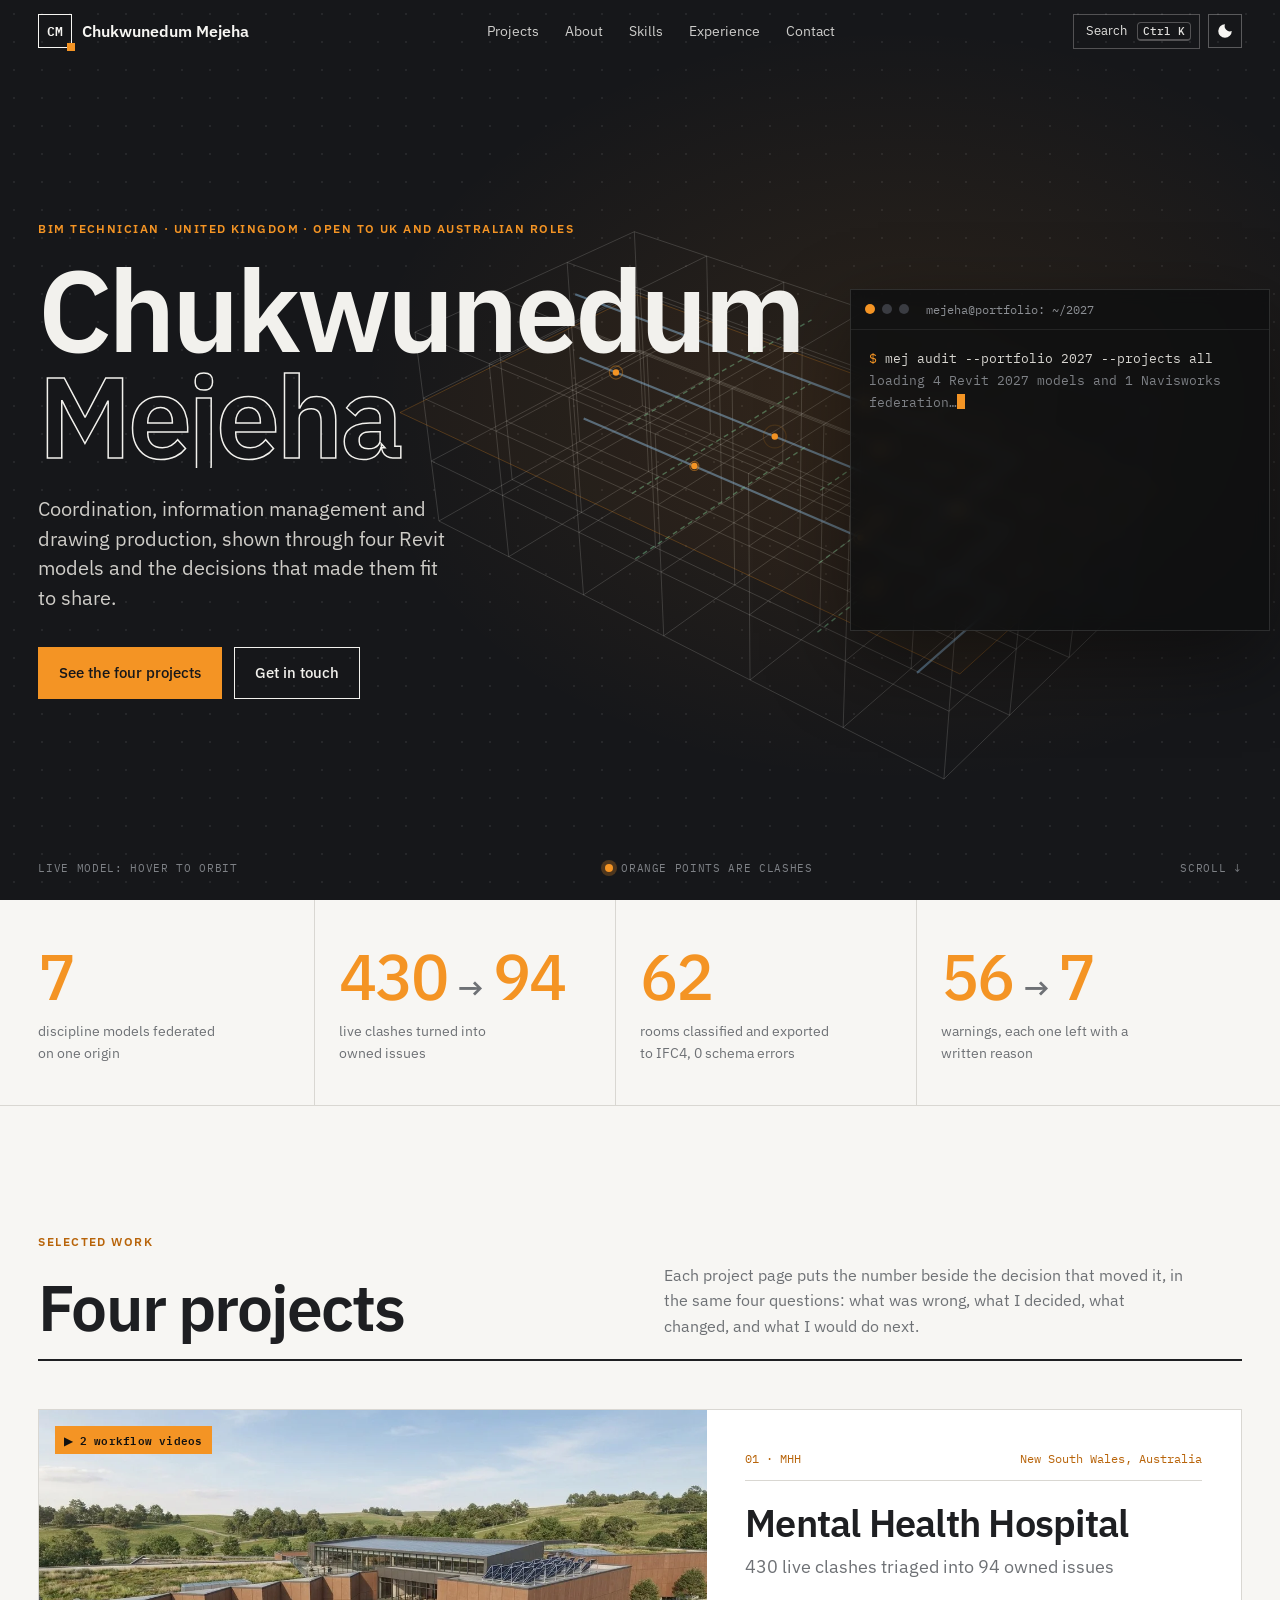
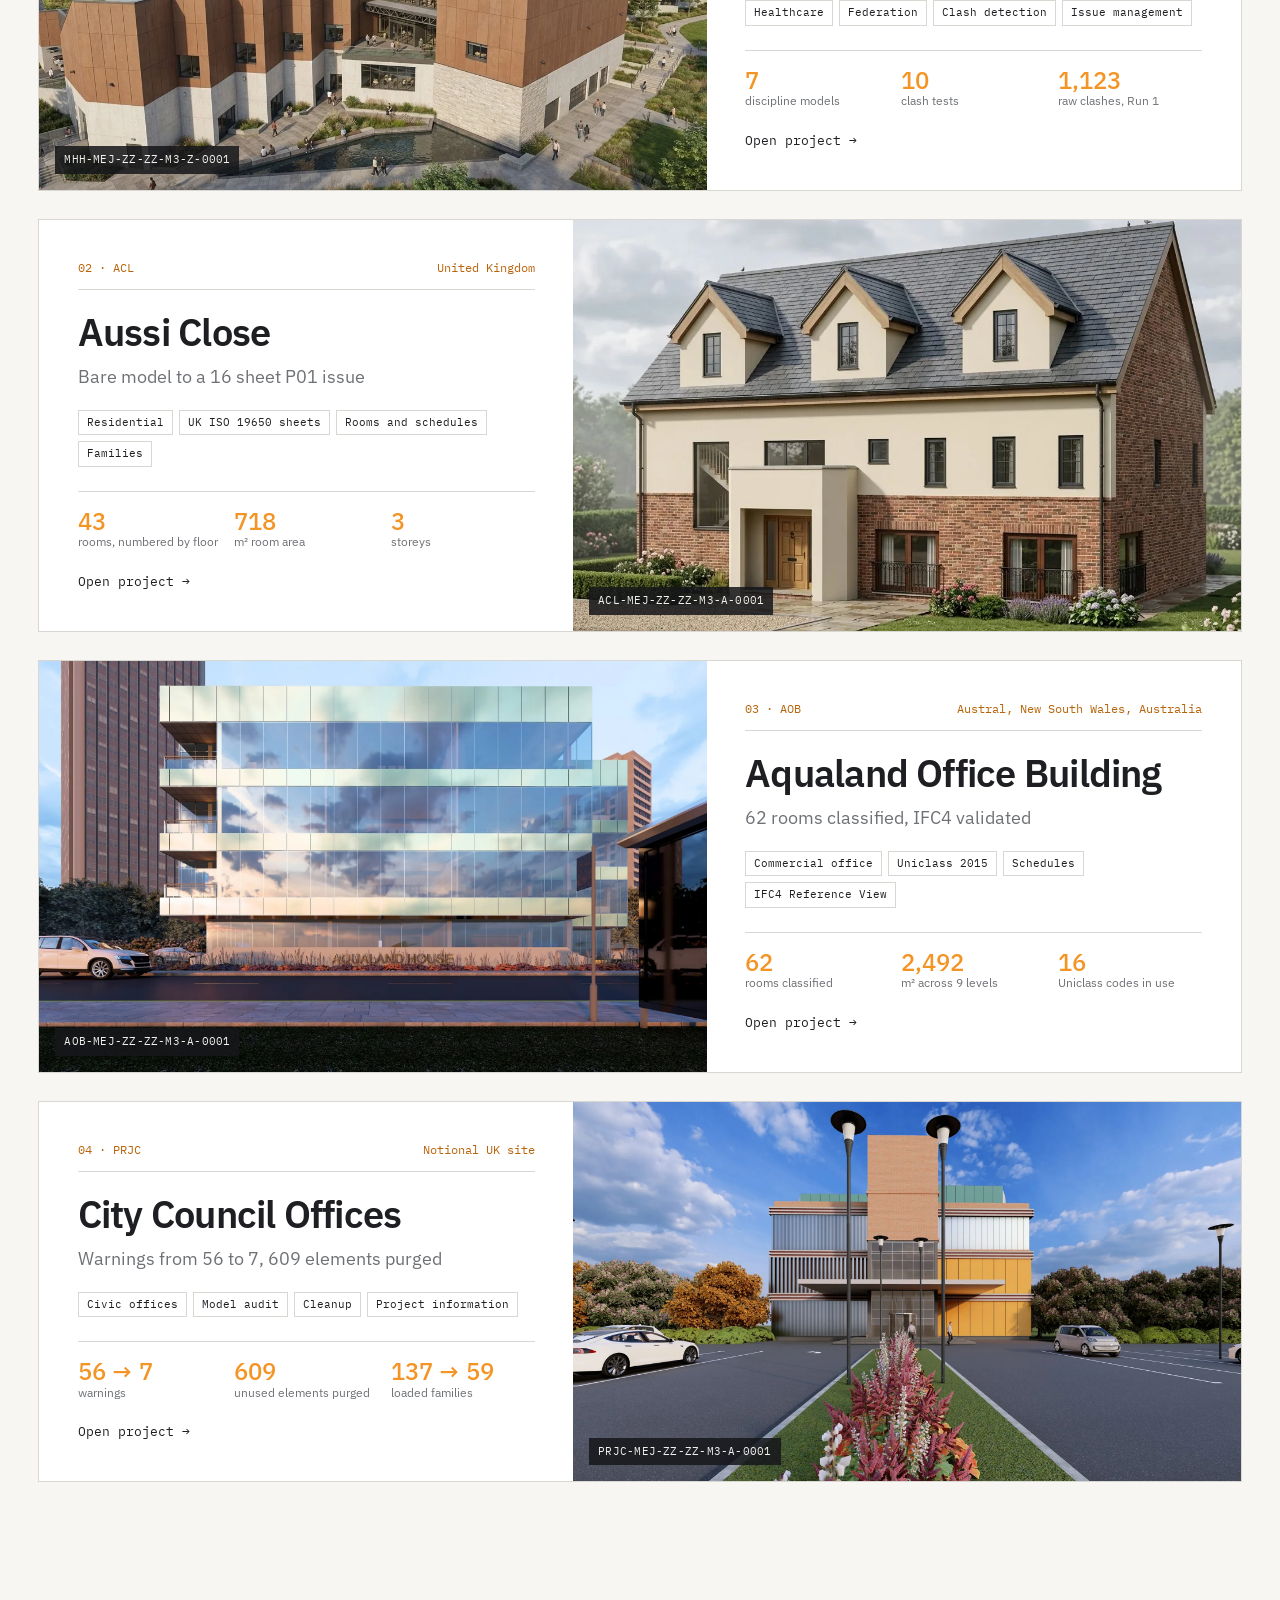
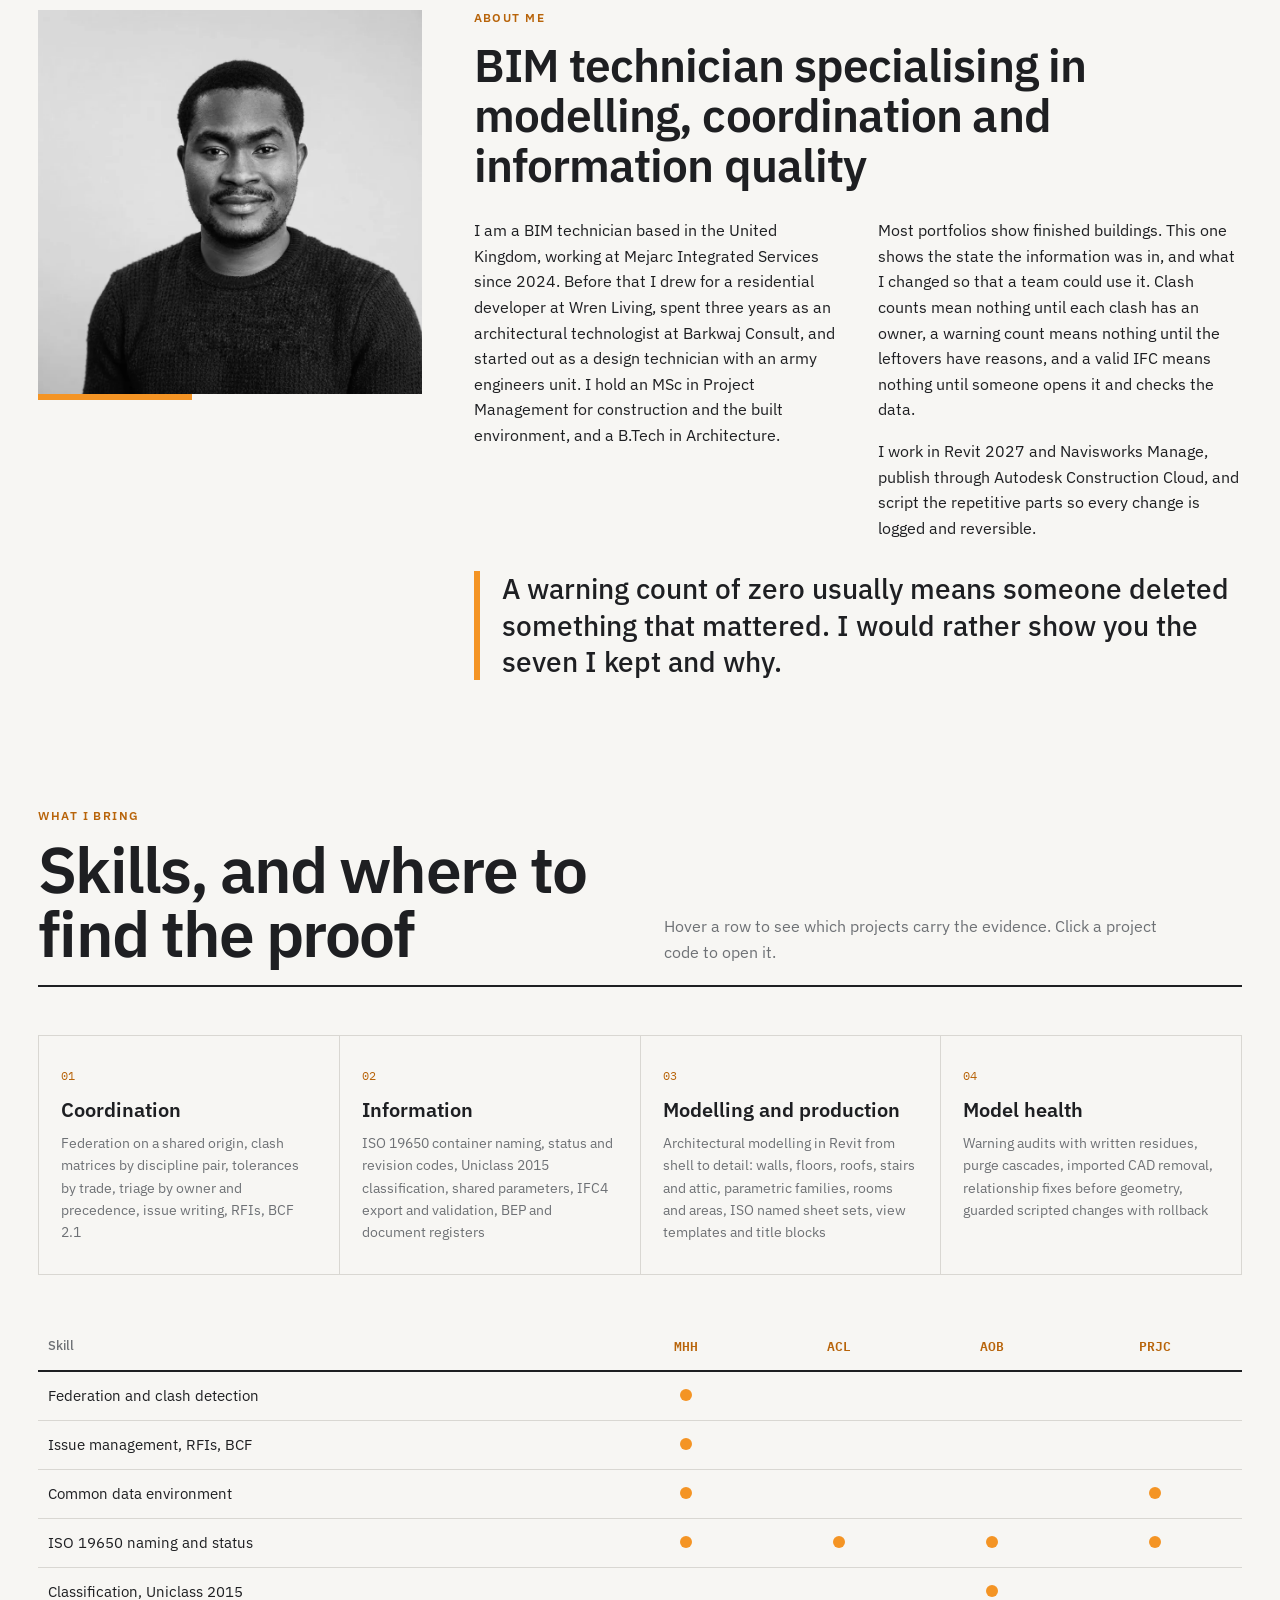
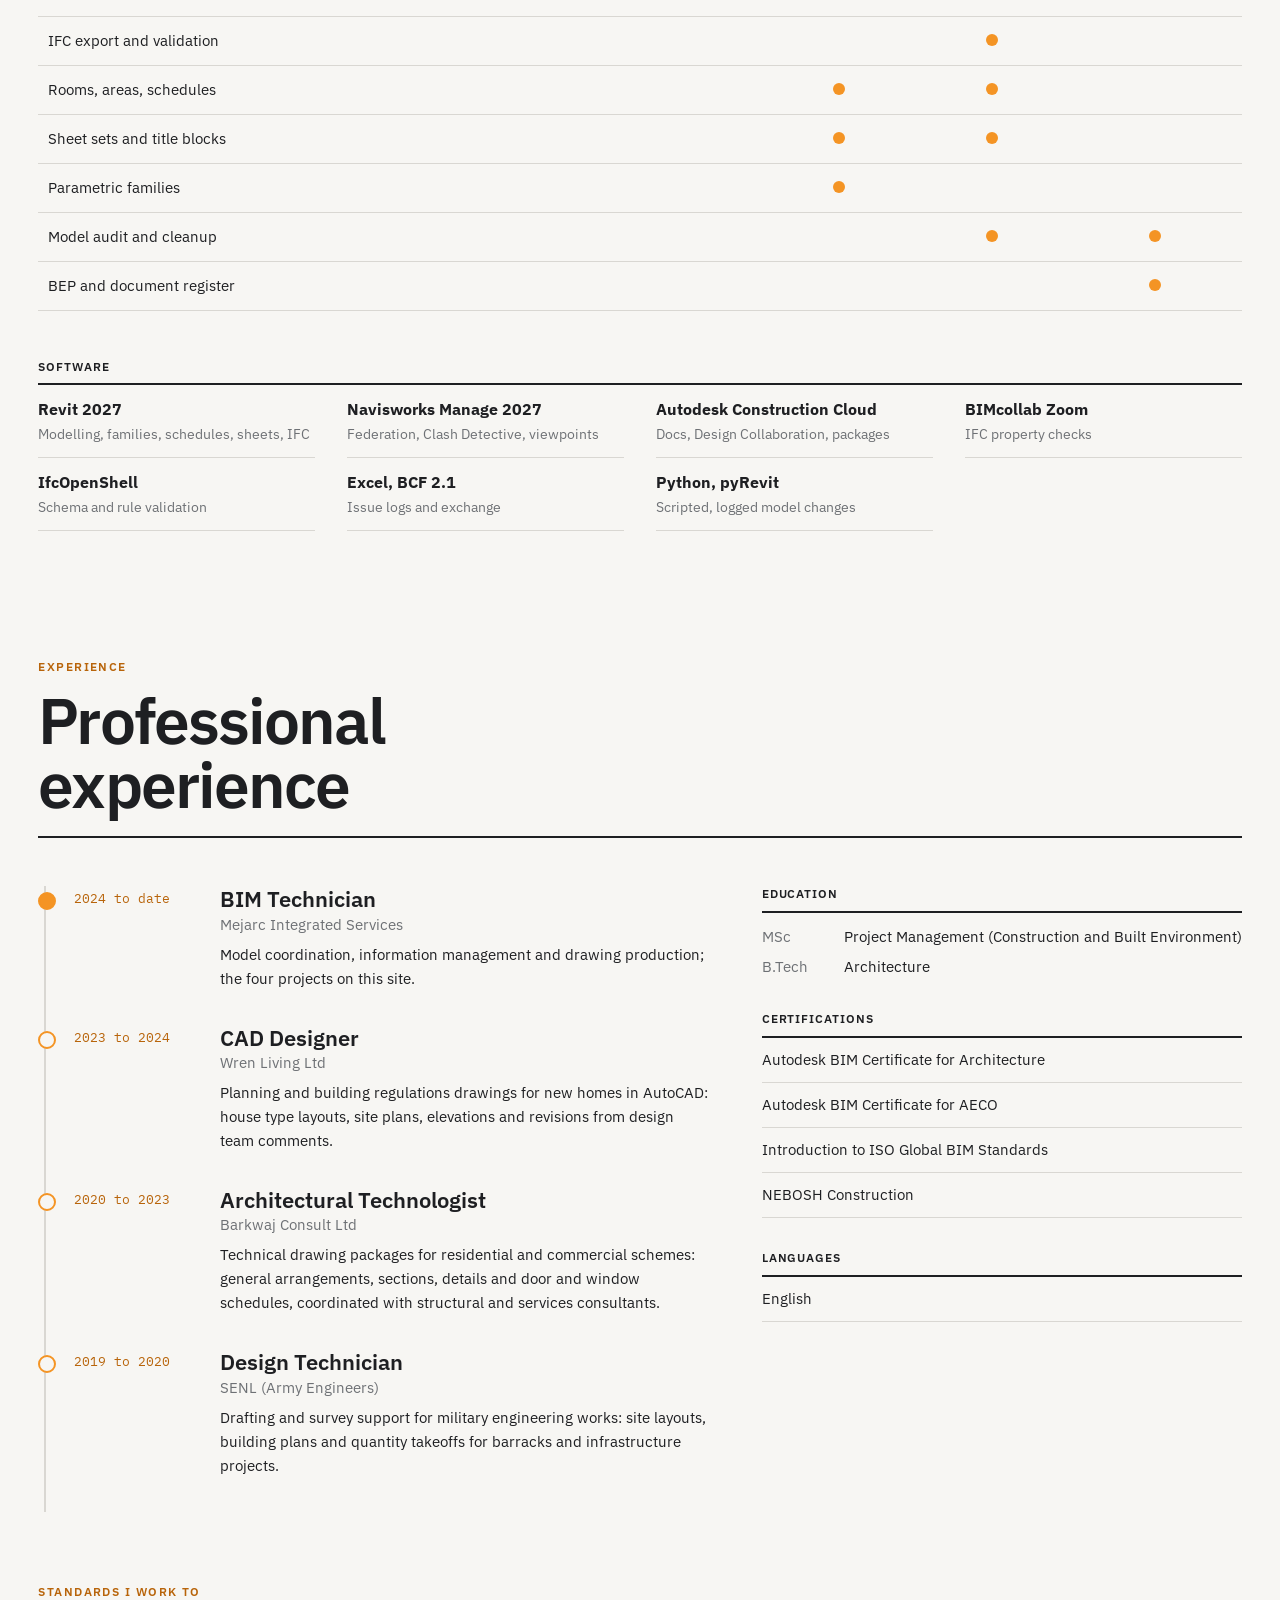
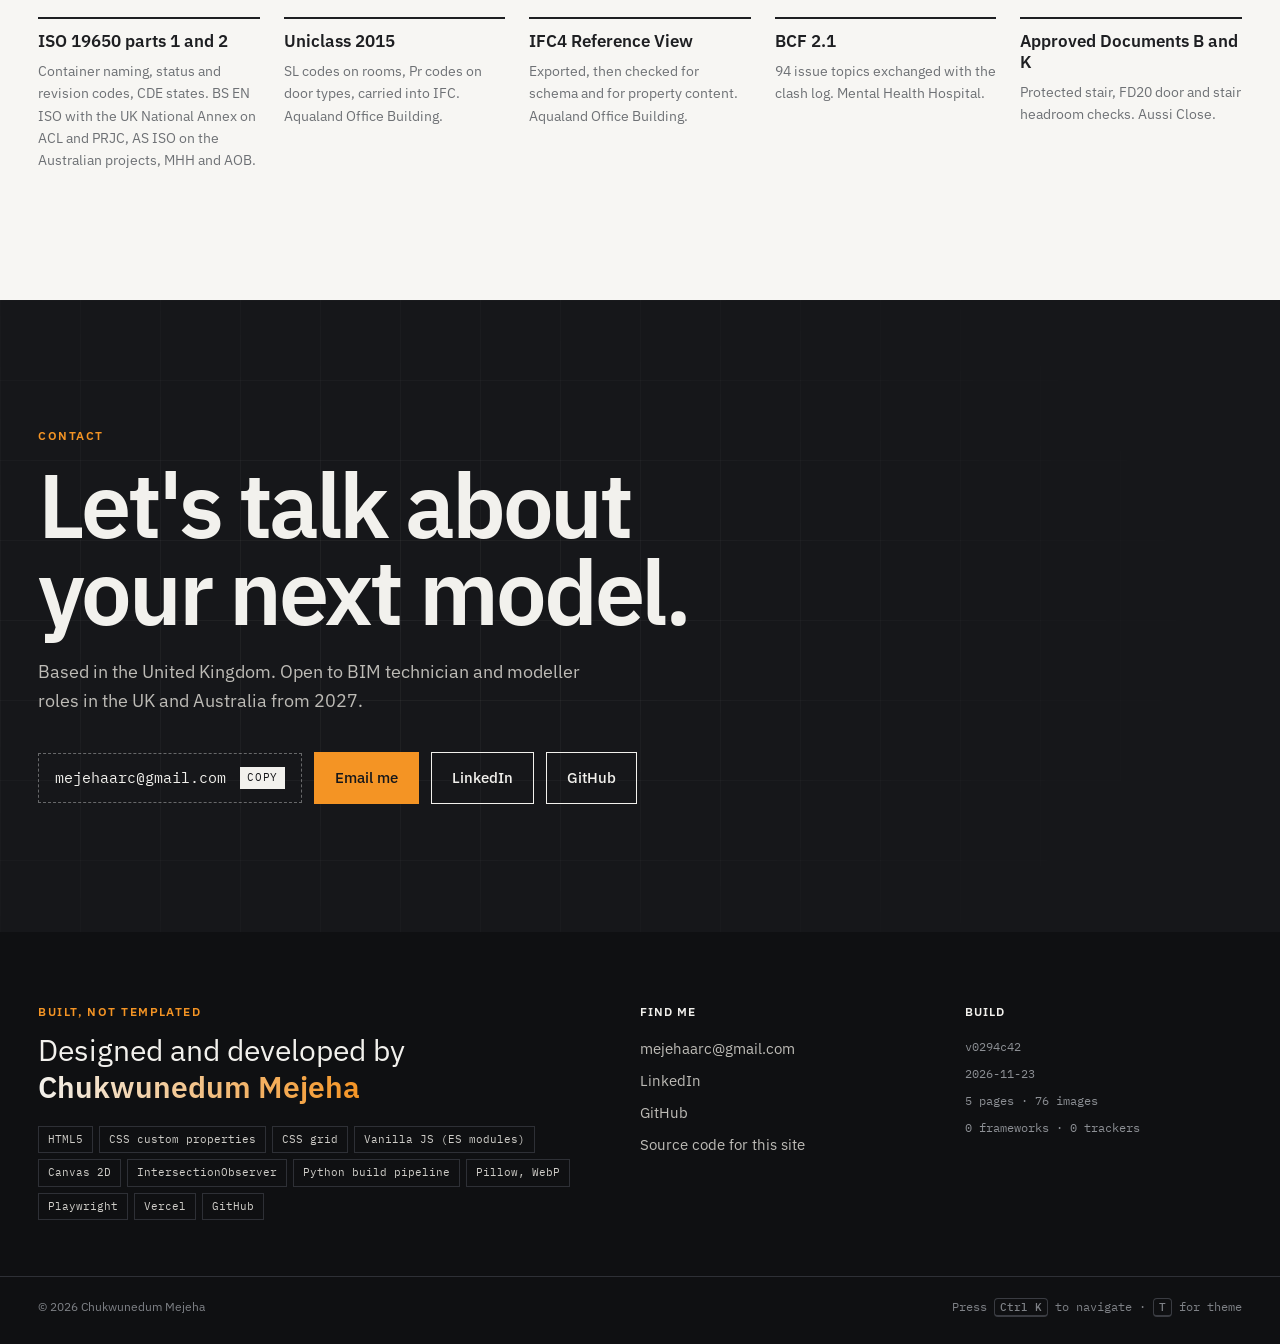
<file: index.html>
<!doctype html>
<html lang="en-GB" data-theme="light">
<head>
<meta charset="utf-8">
<meta name="viewport" content="width=device-width,initial-scale=1">
<title>Chukwunedum Mejeha · BIM Technician portfolio</title>
<meta name="description" content="BIM technician portfolio: federation and clash triage, ISO 19650 information management, Uniclass and IFC4, Revit modelling and model health, across four projects.">
<meta name="author" content="Chukwunedum Mejeha">
<meta property="og:title" content="Chukwunedum Mejeha · BIM Technician portfolio">
<meta property="og:description" content="BIM technician portfolio: federation and clash triage, ISO 19650 information management, Uniclass and IFC4, Revit modelling and model health, across four projects.">
<meta property="og:type" content="website">
<meta property="og:url" content="https://chukwunedum-mejeha.vercel.app/">
<meta property="og:image" content="https://chukwunedum-mejeha.vercel.app/img/og.webp">
<meta name="theme-color" content="#1E1F22">
<link rel="icon" href="/favicon.svg" type="image/svg+xml">
<link rel="preconnect" href="https://fonts.googleapis.com"><link rel="preconnect" href="https://fonts.gstatic.com" crossorigin>
<link href="https://fonts.googleapis.com/css2?family=IBM+Plex+Mono:wght@400;500;600&family=IBM+Plex+Sans:wght@400;500;600;700&display=swap" rel="stylesheet">
<link rel="stylesheet" href="/assets/site.css?v=0294c42">
<script>try{var t=localStorage.getItem('theme');if(t)document.documentElement.dataset.theme=t;else if(matchMedia('(prefers-color-scheme: dark)').matches)document.documentElement.dataset.theme='dark'}catch(e){}</script>
</head>
<body>
<a class="skip" href="#main">Skip to content</a>
<div class="progress" aria-hidden="true"><span></span></div>
<header class="nav">
 <a class="brand" href="/" aria-label="Home"><span class="mono">CM</span><span class="bn">Chukwunedum Mejeha</span></a>
 <nav class="links" aria-label="Main">
  <a href="/#projects">Projects</a><a href="/#about">About</a><a href="/#skills">Skills</a><a href="/#experience">Experience</a><a href="/#contact">Contact</a>
 </nav>
 <div class="tools">
  <button class="kbtn" data-palette aria-label="Open command palette"><span>Search</span><kbd class="mono">Ctrl K</kbd></button>
  <button class="ibtn" data-theme-toggle aria-label="Toggle dark mode"><svg viewBox="0 0 24 24" width="18" height="18" aria-hidden="true"><path d="M12 3a9 9 0 1 0 9 9 7 7 0 0 1-9-9z" fill="currentColor"/></svg></button>
 </div>
</header>
<main id="main">
<section class="hero-s" id="top">
 <canvas id="bim" aria-hidden="true"></canvas>
 <div class="hero-grid wrap">
  <div class="hero-txt">
   <div class="kicker">BIM Technician · United Kingdom · open to UK and Australian roles</div>
   <h1 class="name"><span>Chukwunedum</span><span>Mejeha</span></h1>
   <p class="lede">Coordination, information management and drawing production, shown through four Revit models and the decisions that made them fit to share.</p>
   <div class="ctas"><a class="btn pri" href="#projects">See the four projects</a><a class="btn" href="#contact">Get in touch</a></div>
  </div>
  <div class="term reveal" aria-label="Summary of results">
   <div class="term-bar"><i></i><i></i><i></i><span class="mono">mejeha@portfolio: ~/2027</span></div>
   <pre class="term-body mono" data-typer></pre>
  </div>
 </div>
 <div class="hero-foot wrap mono"><span>Live model: hover to orbit</span><span class="hz">Orange points are clashes</span><span>Scroll ↓</span></div>
</section>

<section class="stats wrap" aria-label="Headline numbers">
 <div class="st reveal"><b><span data-count="7">7</span></b><span>discipline models federated on one origin</span></div>
 <div class="st reveal"><b><span data-count="430">430</span><i>→</i><span data-count="94">94</span></b><span>live clashes turned into owned issues</span></div>
 <div class="st reveal"><b><span data-count="62">62</span></b><span>rooms classified and exported to IFC4, 0 schema errors</span></div>
 <div class="st reveal"><b><span data-count="56">56</span><i>→</i><span data-count="7">7</span></b><span>warnings, each one left with a written reason</span></div>
</section>

<section class="wrap sect" id="projects">
 <div class="sect-h reveal"><div class="kicker">Selected work</div><h2>Four projects</h2><p>Each project page puts the number beside the decision that moved it, in the same four questions: what was wrong, what I decided, what changed, and what I would do next.</p></div>
 <div class="pcs"><a class="pc reveal" href="/mhh/">
 <div class="pc-img"><img src="/img/mhh_render0.webp" width="1435" height="672" alt="Mental Health Hospital render" loading="lazy"><span class="pc-vid mono">▶ 2 workflow videos</span><span class="pc-code mono">MHH-MEJ-ZZ-ZZ-M3-Z-0001</span></div>
 <div class="pc-txt">
  <div class="pc-k mono"><span>01 · MHH</span><span>New South Wales, Australia</span></div>
  <h3>Mental Health Hospital</h3>
  <p class="pc-line">430 live clashes triaged into 94 owned issues</p>
  <ul class="pc-tags mono"><li>Healthcare</li><li>Federation</li><li>Clash detection</li><li>Issue management</li></ul>
  <div class="pc-figs"><div><b>7</b><span>discipline models</span></div><div><b>10</b><span>clash tests</span></div><div><b>1,123</b><span>raw clashes, Run 1</span></div></div>
  <span class="pc-go mono">Open project <i>→</i></span>
 </div>
</a><a class="pc reveal" href="/acl/">
 <div class="pc-img"><img src="/img/acl_r1.webp" width="1136" height="937" alt="Aussi Close render" loading="lazy"><span class="pc-code mono">ACL-MEJ-ZZ-ZZ-M3-A-0001</span></div>
 <div class="pc-txt">
  <div class="pc-k mono"><span>02 · ACL</span><span>United Kingdom</span></div>
  <h3>Aussi Close</h3>
  <p class="pc-line">Bare model to a 16 sheet P01 issue</p>
  <ul class="pc-tags mono"><li>Residential</li><li>UK ISO 19650 sheets</li><li>Rooms and schedules</li><li>Families</li></ul>
  <div class="pc-figs"><div><b>43</b><span>rooms, numbered by floor</span></div><div><b>718</b><span>m² room area</span></div><div><b>3</b><span>storeys</span></div></div>
  <span class="pc-go mono">Open project <i>→</i></span>
 </div>
</a><a class="pc reveal" href="/aob/">
 <div class="pc-img"><img src="/img/aob_r17.webp" width="2400" height="1320" alt="Aqualand Office Building render" loading="lazy"><span class="pc-code mono">AOB-MEJ-ZZ-ZZ-M3-A-0001</span></div>
 <div class="pc-txt">
  <div class="pc-k mono"><span>03 · AOB</span><span>Austral, New South Wales, Australia</span></div>
  <h3>Aqualand Office Building</h3>
  <p class="pc-line">62 rooms classified, IFC4 validated</p>
  <ul class="pc-tags mono"><li>Commercial office</li><li>Uniclass 2015</li><li>Schedules</li><li>IFC4 Reference View</li></ul>
  <div class="pc-figs"><div><b>62</b><span>rooms classified</span></div><div><b>2,492</b><span>m² across 9 levels</span></div><div><b>16</b><span>Uniclass codes in use</span></div></div>
  <span class="pc-go mono">Open project <i>→</i></span>
 </div>
</a><a class="pc reveal" href="/prjc/">
 <div class="pc-img"><img src="/img/prjc_r1.webp" width="2400" height="1320" alt="City Council Offices render" loading="lazy"><span class="pc-code mono">PRJC-MEJ-ZZ-ZZ-M3-A-0001</span></div>
 <div class="pc-txt">
  <div class="pc-k mono"><span>04 · PRJC</span><span>Notional UK site</span></div>
  <h3>City Council Offices</h3>
  <p class="pc-line">Warnings from 56 to 7, 609 elements purged</p>
  <ul class="pc-tags mono"><li>Civic offices</li><li>Model audit</li><li>Cleanup</li><li>Project information</li></ul>
  <div class="pc-figs"><div><b>56 → 7</b><span>warnings</span></div><div><b>609</b><span>unused elements purged</span></div><div><b>137 → 59</b><span>loaded families</span></div></div>
  <span class="pc-go mono">Open project <i>→</i></span>
 </div>
</a></div>
</section>

<section class="wrap sect about" id="about">
 <div class="ab-photo reveal"><img src="/img/photo.webp" width="896" height="885" alt="Portrait of Chukwunedum Mejeha" loading="lazy"></div>
 <div class="ab-txt">
  <div class="kicker">About me</div>
  <h2>BIM technician specialising in modelling, coordination and information quality</h2>
  <div class="ab-cols reveal">
   <p>I am a BIM technician based in the United Kingdom, working at Mejarc Integrated Services since 2024. Before that I drew for a residential developer at Wren Living, spent three years as an architectural technologist at Barkwaj Consult, and started out as a design technician with an army engineers unit. I hold an MSc in Project Management for construction and the built environment, and a B.Tech in Architecture.</p>
   <p>Most portfolios show finished buildings. This one shows the state the information was in, and what I changed so that a team could use it. Clash counts mean nothing until each clash has an owner, a warning count means nothing until the leftovers have reasons, and a valid IFC means nothing until someone opens it and checks the data.</p>
   <p>I work in Revit 2027 and Navisworks Manage, publish through Autodesk Construction Cloud, and script the repetitive parts so every change is logged and reversible.</p>
  </div>
  <blockquote class="pull reveal">A warning count of zero usually means someone deleted something that mattered. I would rather show you the seven I kept and why.</blockquote>
 </div>
</section>

<section class="wrap sect" id="skills">
 <div class="sect-h reveal"><div class="kicker">What I bring</div><h2>Skills, and where to find the proof</h2><p>Hover a row to see which projects carry the evidence. Click a project code to open it.</p></div>
 <div class="skg"><div class="skc reveal"><span class="mono">01</span><h3>Coordination</h3><p>Federation on a shared origin, clash matrices by discipline pair, tolerances by trade, triage by owner and precedence, issue writing, RFIs, BCF 2.1</p></div><div class="skc reveal"><span class="mono">02</span><h3>Information</h3><p>ISO 19650 container naming, status and revision codes, Uniclass 2015 classification, shared parameters, IFC4 export and validation, BEP and document registers</p></div><div class="skc reveal"><span class="mono">03</span><h3>Modelling and production</h3><p>Architectural modelling in Revit from shell to detail: walls, floors, roofs, stairs and attic, parametric families, rooms and areas, ISO named sheet sets, view templates and title blocks</p></div><div class="skc reveal"><span class="mono">04</span><h3>Model health</h3><p>Warning audits with written residues, purge cascades, imported CAD removal, relationship fixes before geometry, guarded scripted changes with rollback</p></div></div>
 <div class="mx-wrap reveal"><table class="mx"><thead><tr><th scope="col">Skill</th><th scope="col"><a href="/mhh/" data-p="mhh">MHH</a></th><th scope="col"><a href="/acl/" data-p="acl">ACL</a></th><th scope="col"><a href="/aob/" data-p="aob">AOB</a></th><th scope="col"><a href="/prjc/" data-p="prjc">PRJC</a></th></tr></thead><tbody><tr><th scope="row">Federation and clash detection</th><td data-p="mhh"><span class=dot></span></td><td data-p="acl"></td><td data-p="aob"></td><td data-p="prjc"></td></tr><tr><th scope="row">Issue management, RFIs, BCF</th><td data-p="mhh"><span class=dot></span></td><td data-p="acl"></td><td data-p="aob"></td><td data-p="prjc"></td></tr><tr><th scope="row">Common data environment</th><td data-p="mhh"><span class=dot></span></td><td data-p="acl"></td><td data-p="aob"></td><td data-p="prjc"><span class=dot></span></td></tr><tr><th scope="row">ISO 19650 naming and status</th><td data-p="mhh"><span class=dot></span></td><td data-p="acl"><span class=dot></span></td><td data-p="aob"><span class=dot></span></td><td data-p="prjc"><span class=dot></span></td></tr><tr><th scope="row">Classification, Uniclass 2015</th><td data-p="mhh"></td><td data-p="acl"></td><td data-p="aob"><span class=dot></span></td><td data-p="prjc"></td></tr><tr><th scope="row">IFC export and validation</th><td data-p="mhh"></td><td data-p="acl"></td><td data-p="aob"><span class=dot></span></td><td data-p="prjc"></td></tr><tr><th scope="row">Rooms, areas, schedules</th><td data-p="mhh"></td><td data-p="acl"><span class=dot></span></td><td data-p="aob"><span class=dot></span></td><td data-p="prjc"></td></tr><tr><th scope="row">Sheet sets and title blocks</th><td data-p="mhh"></td><td data-p="acl"><span class=dot></span></td><td data-p="aob"><span class=dot></span></td><td data-p="prjc"></td></tr><tr><th scope="row">Parametric families</th><td data-p="mhh"></td><td data-p="acl"><span class=dot></span></td><td data-p="aob"></td><td data-p="prjc"></td></tr><tr><th scope="row">Model audit and cleanup</th><td data-p="mhh"></td><td data-p="acl"></td><td data-p="aob"><span class=dot></span></td><td data-p="prjc"><span class=dot></span></td></tr><tr><th scope="row">BEP and document register</th><td data-p="mhh"></td><td data-p="acl"></td><td data-p="aob"></td><td data-p="prjc"><span class=dot></span></td></tr></tbody></table></div>
 <div class="sw reveal"><div class="sec">Software</div><ul><li><b>Revit 2027</b><span>Modelling, families, schedules, sheets, IFC</span></li><li><b>Navisworks Manage 2027</b><span>Federation, Clash Detective, viewpoints</span></li><li><b>Autodesk Construction Cloud</b><span>Docs, Design Collaboration, packages</span></li><li><b>BIMcollab Zoom</b><span>IFC property checks</span></li><li><b>IfcOpenShell</b><span>Schema and rule validation</span></li><li><b>Excel, BCF 2.1</b><span>Issue logs and exchange</span></li><li><b>Python, pyRevit</b><span>Scripted, logged model changes</span></li></ul></div>
</section>

<section class="wrap sect" id="experience">
 <div class="sect-h reveal"><div class="kicker">Experience</div><h2>Professional experience</h2></div>
 <div class="xp">
  <ol class="tl"><li class="reveal"><span class="yr mono">2024 to date</span><div><h3>BIM Technician</h3><div class="co">Mejarc Integrated Services</div><p>Model coordination, information management and drawing production; the four projects on this site.</p></div></li><li class="reveal"><span class="yr mono">2023 to 2024</span><div><h3>CAD Designer</h3><div class="co">Wren Living Ltd</div><p>Planning and building regulations drawings for new homes in AutoCAD: house type layouts, site plans, elevations and revisions from design team comments.</p></div></li><li class="reveal"><span class="yr mono">2020 to 2023</span><div><h3>Architectural Technologist</h3><div class="co">Barkwaj Consult Ltd</div><p>Technical drawing packages for residential and commercial schemes: general arrangements, sections, details and door and window schedules, coordinated with structural and services consultants.</p></div></li><li class="reveal"><span class="yr mono">2019 to 2020</span><div><h3>Design Technician</h3><div class="co">SENL (Army Engineers)</div><p>Drafting and survey support for military engineering works: site layouts, building plans and quantity takeoffs for barracks and infrastructure projects.</p></div></li></ol>
  <div class="xp-side">
   <div class="reveal"><div class="sec">Education</div><dl class="ct2"><dt>MSc</dt><dd>Project Management (Construction and Built Environment)</dd><dt>B.Tech</dt><dd>Architecture</dd></dl></div>
   <div class="reveal"><div class="sec">Certifications</div><ul class="cl"><li>Autodesk BIM Certificate for Architecture</li><li>Autodesk BIM Certificate for AECO</li><li>Introduction to ISO Global BIM Standards</li><li>NEBOSH Construction</li></ul></div>
   <div class="reveal"><div class="sec">Languages</div><ul class="cl"><li>English</li></ul></div>
  </div>
 </div>
 <div class="stds"><div class="kicker">Standards I work to</div><div class="std-g"><div class="std reveal"><h3>ISO 19650 parts 1 and 2</h3><p>Container naming, status and revision codes, CDE states. BS EN ISO with the UK National Annex on ACL and PRJC, AS ISO on the Australian projects, MHH and AOB.</p></div><div class="std reveal"><h3>Uniclass 2015</h3><p>SL codes on rooms, Pr codes on door types, carried into IFC. Aqualand Office Building.</p></div><div class="std reveal"><h3>IFC4 Reference View</h3><p>Exported, then checked for schema and for property content. Aqualand Office Building.</p></div><div class="std reveal"><h3>BCF 2.1</h3><p>94 issue topics exchanged with the clash log. Mental Health Hospital.</p></div><div class="std reveal"><h3>Approved Documents B and K</h3><p>Protected stair, FD20 door and stair headroom checks. Aussi Close.</p></div></div></div>
</section>

<section class="contact" id="contact">
 <div class="wrap ct-in">
  <div class="kicker">Contact</div>
  <h2 class="ct-h">Let's talk about your next model.</h2>
  <p class="ct-p">Based in the United Kingdom. Open to BIM technician and modeller roles in the UK and Australia from 2027.</p>
  <div class="ct-links">
   <button class="ct-mail mono" data-copy="mejehaarc@gmail.com"><span>mejehaarc@gmail.com</span><em>Copy</em></button>
   <a class="btn pri" href="mailto:mejehaarc@gmail.com">Email me</a>
   <a class="btn" href="https://www.linkedin.com/in/nedum-mejeha" target="_blank" rel="noopener">LinkedIn</a>
   <a class="btn" href="https://github.com/mej94" target="_blank" rel="noopener">GitHub</a>
  </div>
 </div>
</section>
</main>
<footer class="foot">
 <div class="wrap fgrid">
  <div>
   <div class="kicker">Built, not templated</div>
   <p class="fbig">Designed and developed by <b>Chukwunedum Mejeha</b></p>
   <ul class="chips mono"><li>HTML5</li><li>CSS custom properties</li><li>CSS grid</li><li>Vanilla JS (ES modules)</li><li>Canvas 2D</li><li>IntersectionObserver</li><li>Python build pipeline</li><li>Pillow, WebP</li><li>Playwright</li><li>Vercel</li><li>GitHub</li></ul>
  </div>
  <div class="fcol">
   <div class="sec">Find me</div>
   <a href="mailto:mejehaarc@gmail.com">mejehaarc@gmail.com</a>
   <a href="https://www.linkedin.com/in/nedum-mejeha" target="_blank" rel="noopener">LinkedIn</a>
   <a href="https://github.com/mej94" target="_blank" rel="noopener">GitHub</a>
   <a href="https://github.com/mej94/BiM_-Portfolio-" target="_blank" rel="noopener">Source code for this site</a>
  </div>
  <div class="fcol">
   <div class="sec">Build</div>
   <span class="mono bline">v0294c42</span>
   <span class="mono bline">2026-11-23</span>
   <span class="mono bline">5 pages · 76 images</span>
   <span class="mono bline">0 frameworks · 0 trackers</span>
  </div>
 </div>
 <div class="wrap fbar"><span>© 2026 Chukwunedum Mejeha</span><span class="mono">Press <kbd>Ctrl K</kbd> to navigate · <kbd>T</kbd> for theme</span></div>
</footer>
<div class="lightbox" hidden><button class="lb-x" aria-label="Close">×</button><div class="lb-stage"><img alt=""></div><div class="lb-bar mono"><span class="lb-cap"></span><span>Scroll to zoom · drag to pan · Esc to close</span></div></div>
<div class="palette" hidden><div class="pal-box" role="dialog" aria-label="Command palette"><input class="pal-in" placeholder="Jump to a project, a section or an action" aria-label="Search"><ul class="pal-list" role="listbox"></ul><div class="pal-foot mono"><span>↑ ↓ to move</span><span>Enter to open</span><span>Esc to close</span></div></div></div>
<div class="toast mono" role="status" aria-live="polite"></div>
<script type="module" src="/assets/site.js?v=0294c42"></script>
</body>
</html>
</file>
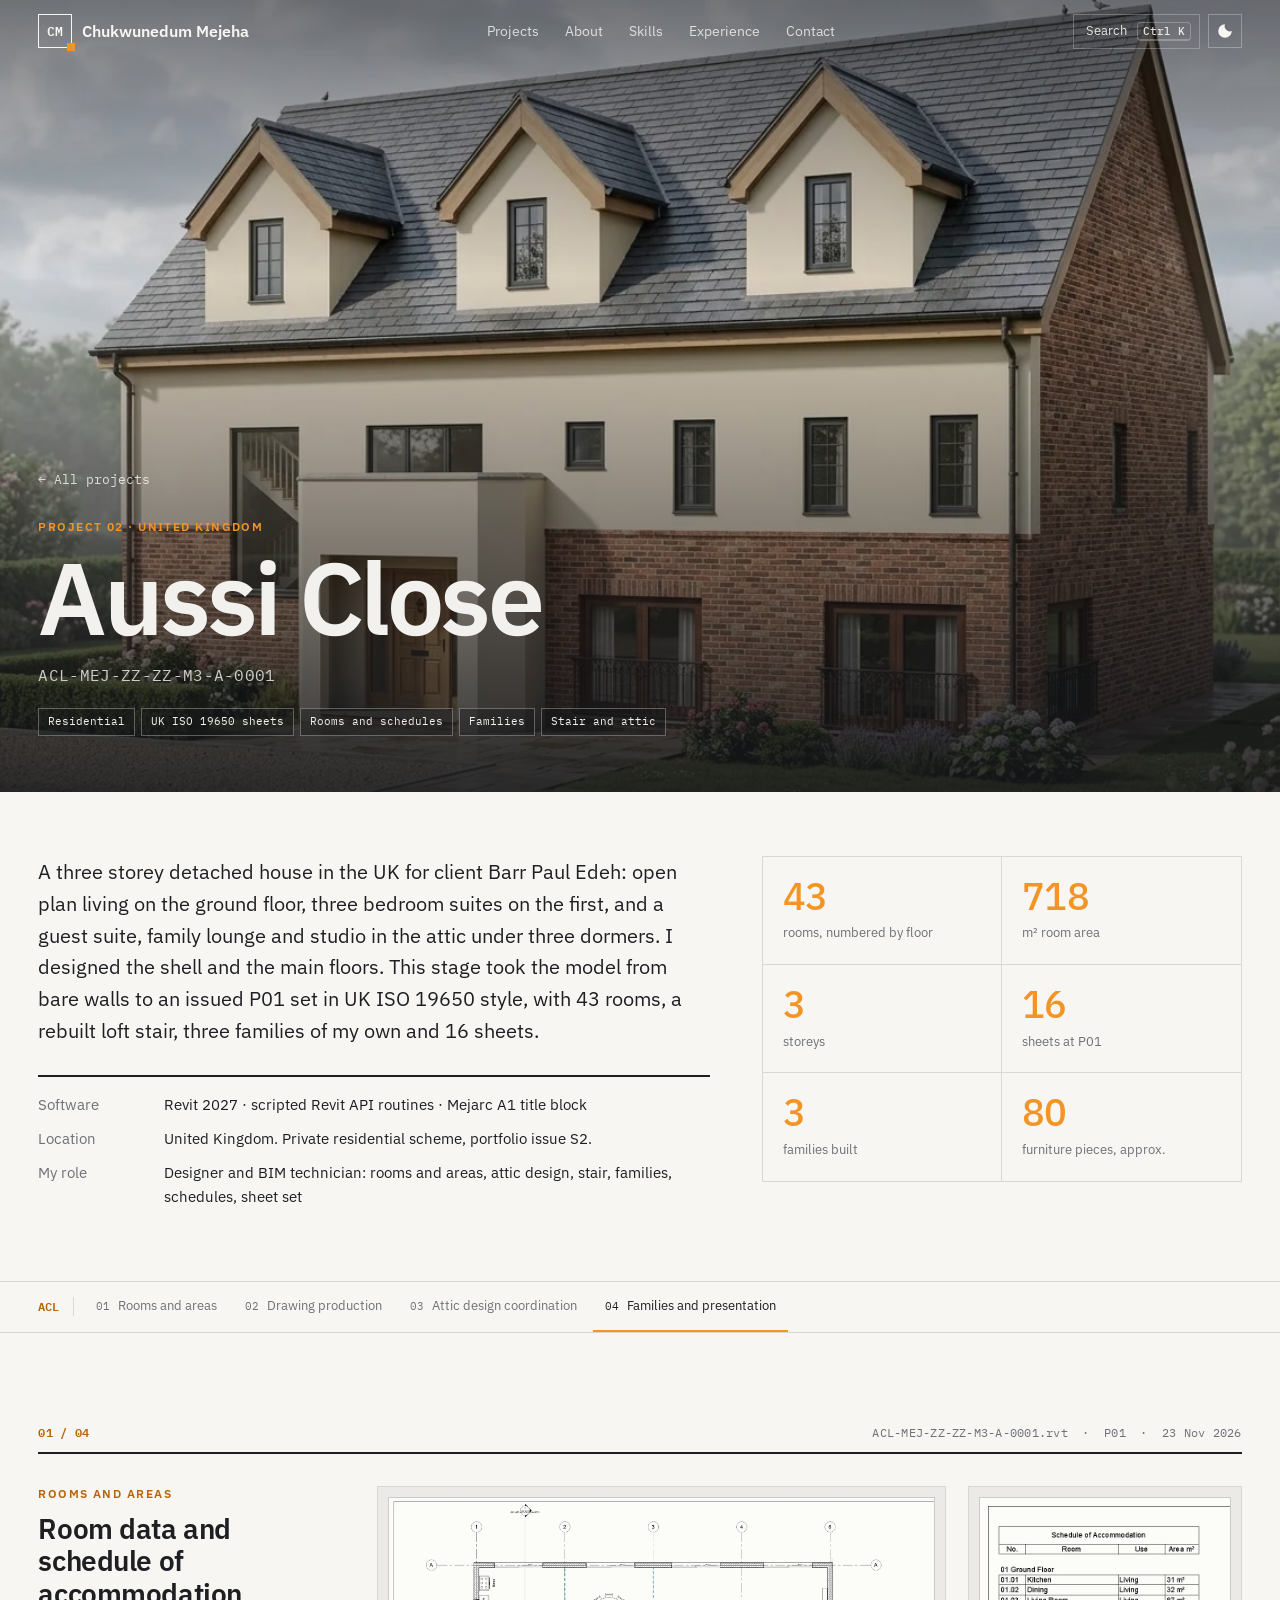
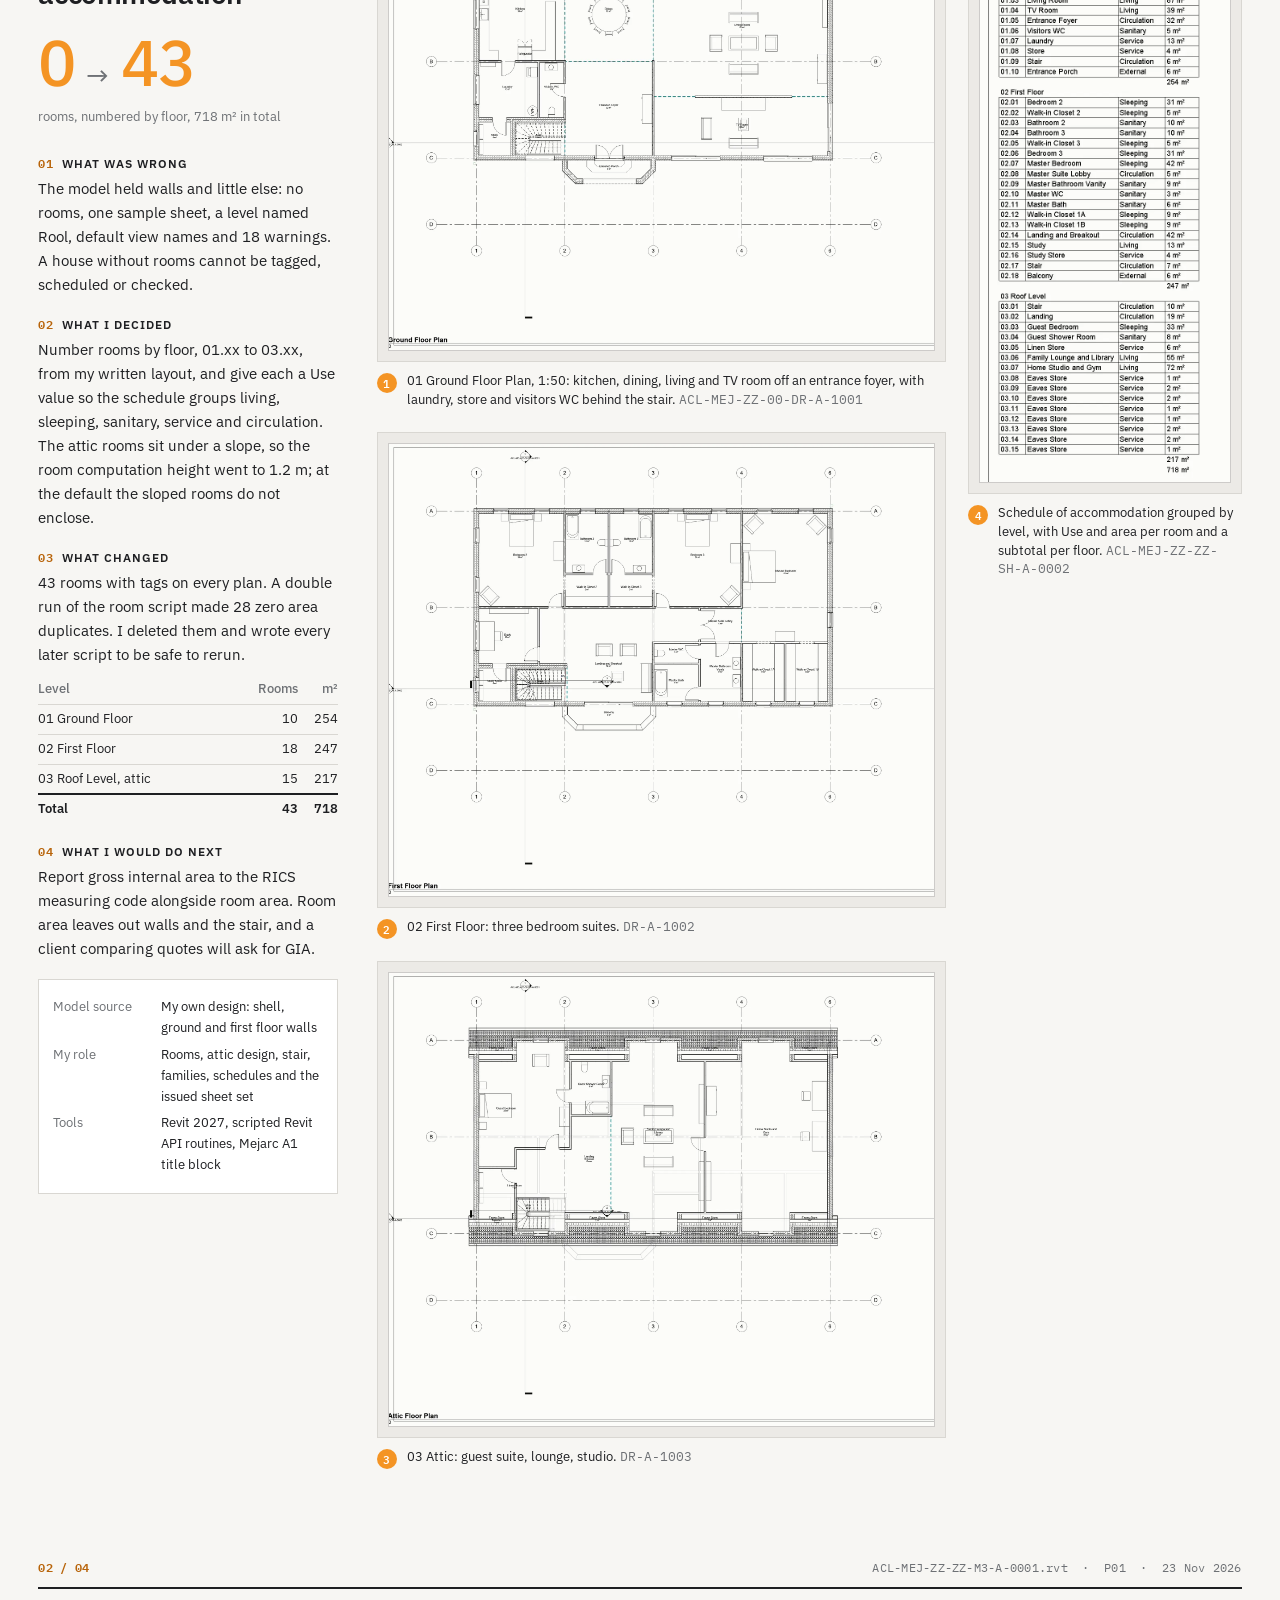
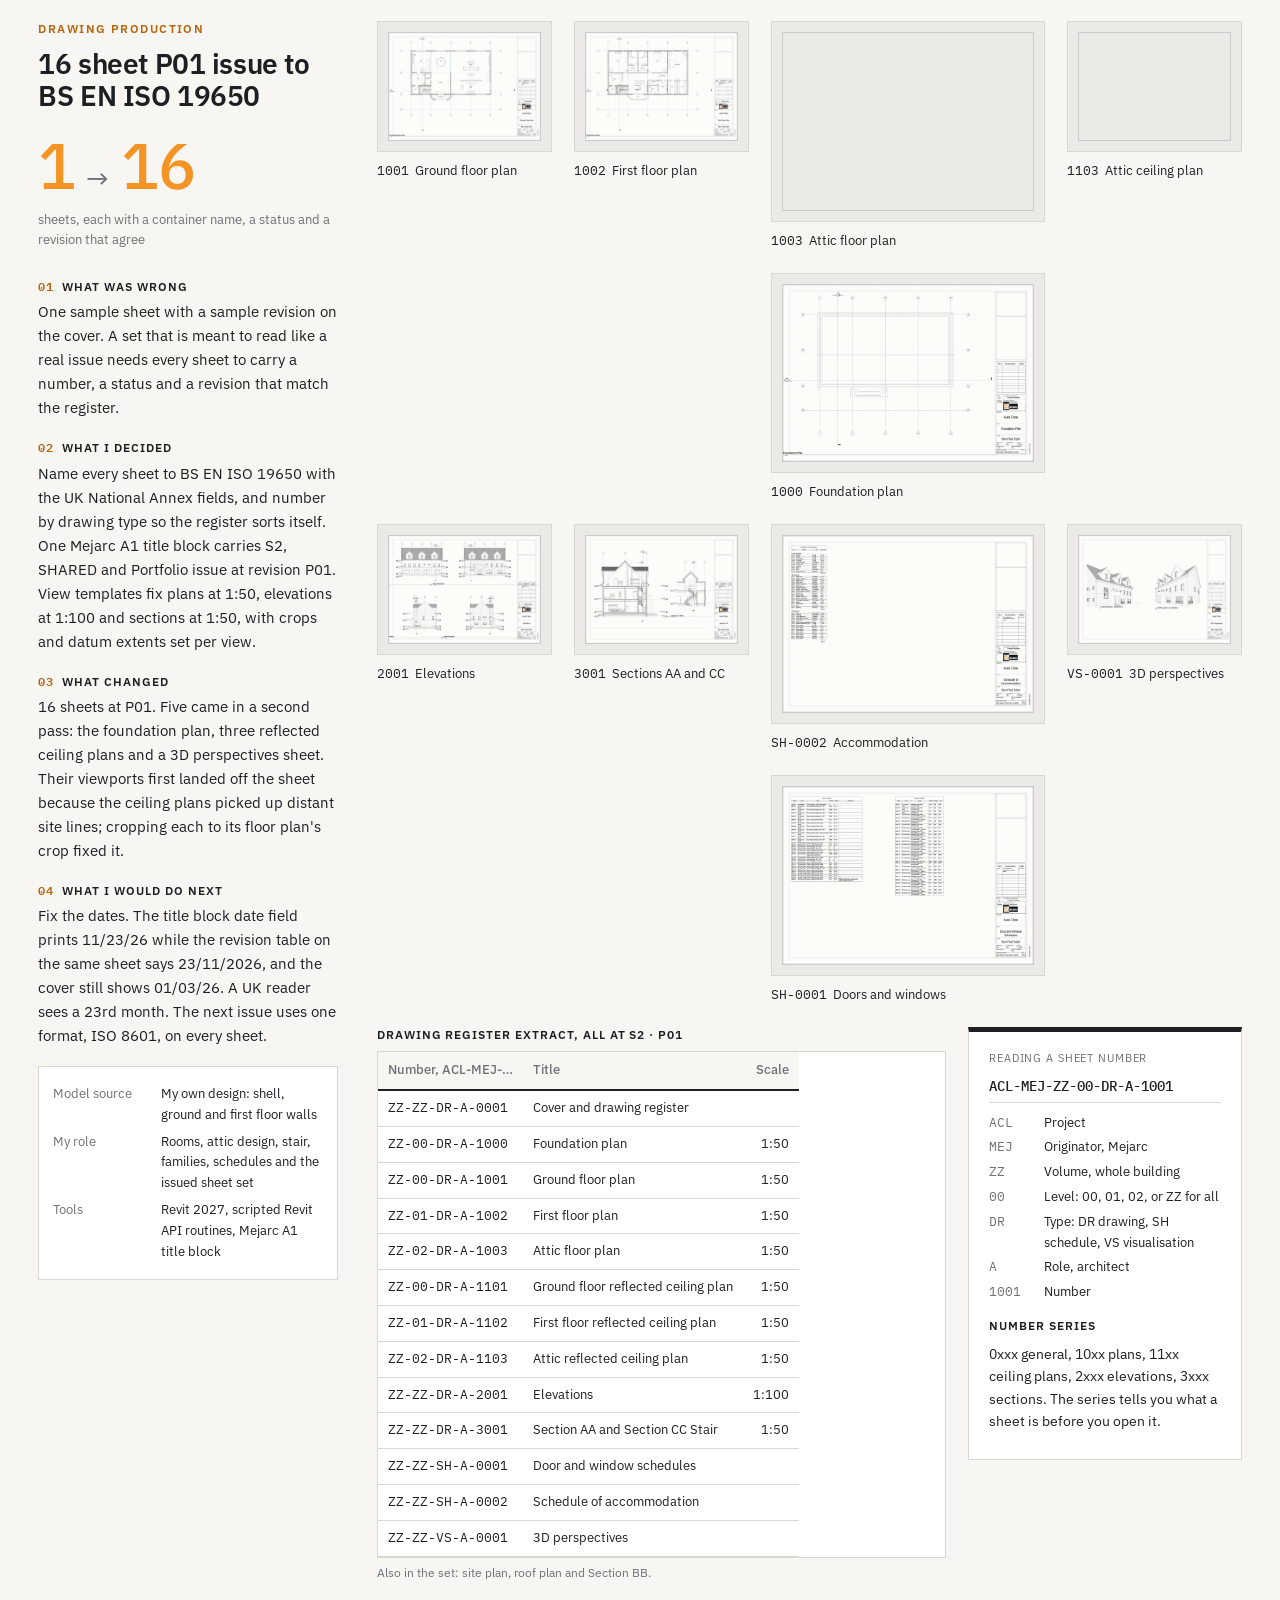
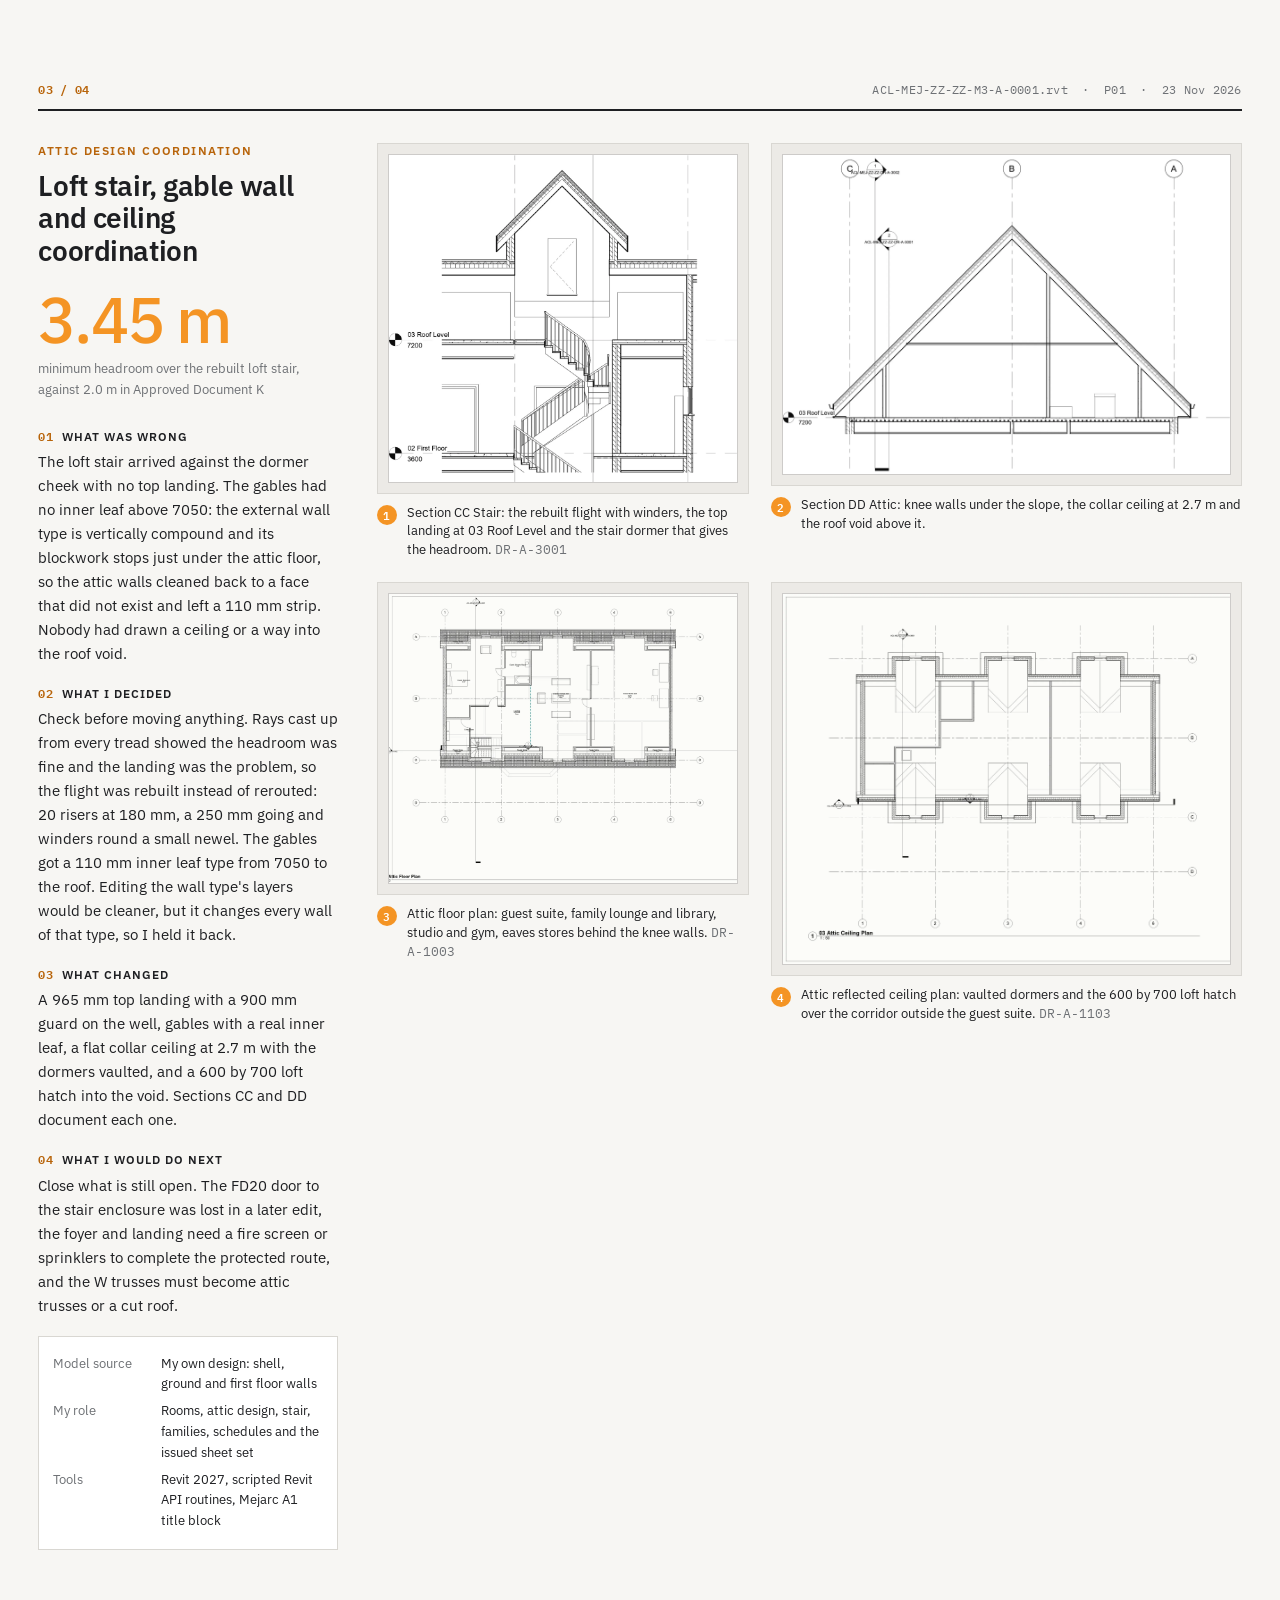
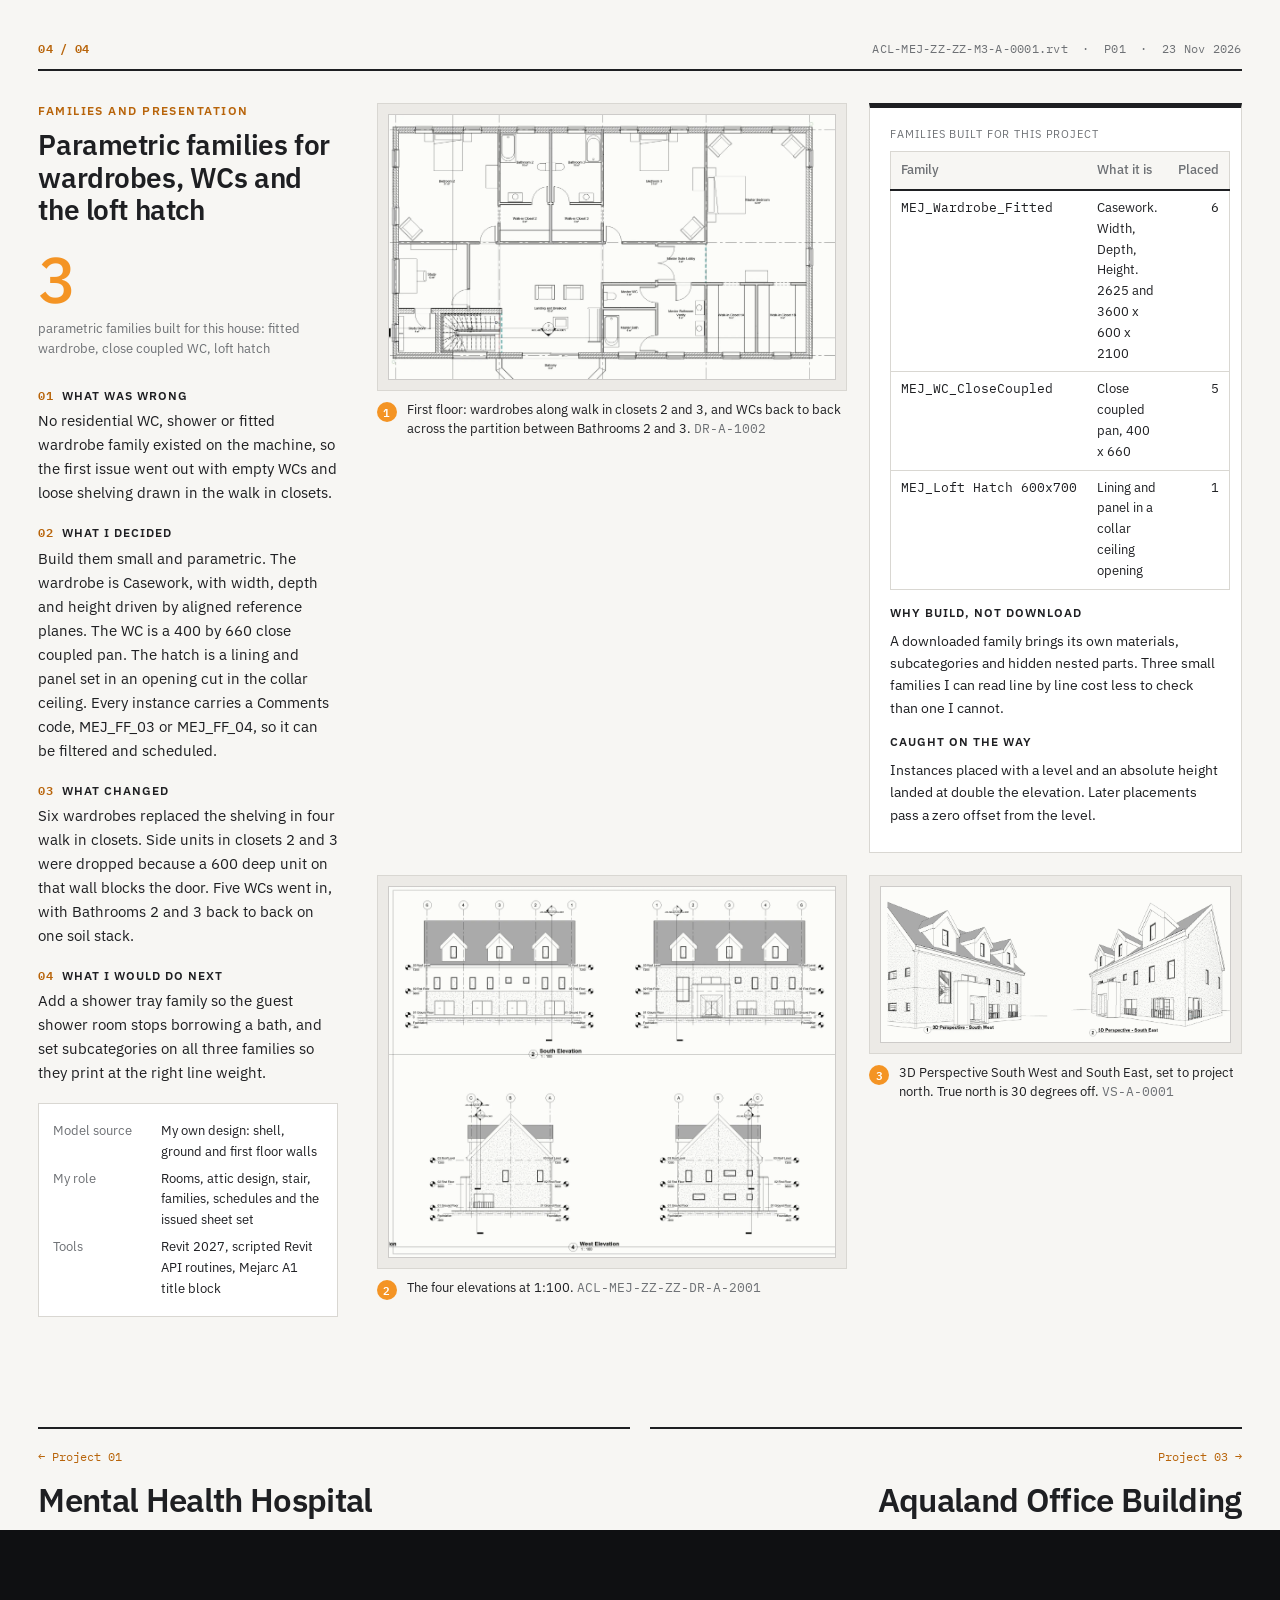
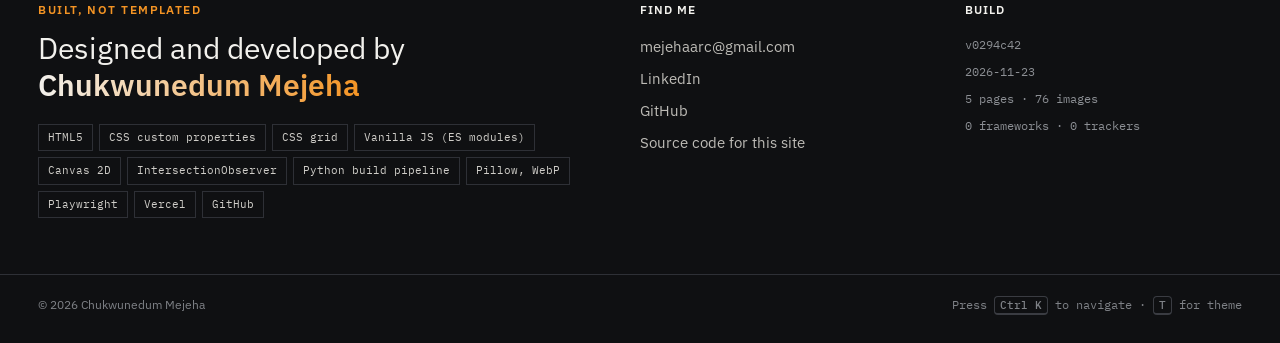
<file: acl/index.html>
<!doctype html>
<html lang="en-GB" data-theme="light">
<head>
<meta charset="utf-8">
<meta name="viewport" content="width=device-width,initial-scale=1">
<title>Aussi Close · Chukwunedum Mejeha, BIM Technician</title>
<meta name="description" content="A three storey detached house in the UK for client Barr Paul Edeh: open plan living on the ground floor, three bedroom suites on the first, and a guest sui">
<meta name="author" content="Chukwunedum Mejeha">
<meta property="og:title" content="Aussi Close · Chukwunedum Mejeha, BIM Technician">
<meta property="og:description" content="A three storey detached house in the UK for client Barr Paul Edeh: open plan living on the ground floor, three bedroom suites on the first, and a guest sui">
<meta property="og:type" content="website">
<meta property="og:url" content="https://chukwunedum-mejeha.vercel.app/acl/">
<meta property="og:image" content="https://chukwunedum-mejeha.vercel.app/img/og.webp">
<meta name="theme-color" content="#1E1F22">
<link rel="icon" href="/favicon.svg" type="image/svg+xml">
<link rel="preconnect" href="https://fonts.googleapis.com"><link rel="preconnect" href="https://fonts.gstatic.com" crossorigin>
<link href="https://fonts.googleapis.com/css2?family=IBM+Plex+Mono:wght@400;500;600&family=IBM+Plex+Sans:wght@400;500;600;700&display=swap" rel="stylesheet">
<link rel="stylesheet" href="/assets/site.css?v=0294c42">
<script>try{var t=localStorage.getItem('theme');if(t)document.documentElement.dataset.theme=t;else if(matchMedia('(prefers-color-scheme: dark)').matches)document.documentElement.dataset.theme='dark'}catch(e){}</script>
</head>
<body>
<a class="skip" href="#main">Skip to content</a>
<div class="progress" aria-hidden="true"><span></span></div>
<header class="nav">
 <a class="brand" href="/" aria-label="Home"><span class="mono">CM</span><span class="bn">Chukwunedum Mejeha</span></a>
 <nav class="links" aria-label="Main">
  <a href="/#projects">Projects</a><a href="/#about">About</a><a href="/#skills">Skills</a><a href="/#experience">Experience</a><a href="/#contact">Contact</a>
 </nav>
 <div class="tools">
  <button class="kbtn" data-palette aria-label="Open command palette"><span>Search</span><kbd class="mono">Ctrl K</kbd></button>
  <button class="ibtn" data-theme-toggle aria-label="Toggle dark mode"><svg viewBox="0 0 24 24" width="18" height="18" aria-hidden="true"><path d="M12 3a9 9 0 1 0 9 9 7 7 0 0 1-9-9z" fill="currentColor"/></svg></button>
 </div>
</header>
<main id="main">
<section class="op">
 <div class="op-media" data-fade><img src="/img/acl_r1.webp" width="1136" height="937" alt="Aussi Close, render 1" class="on" fetchpriority=high><div class="op-grad"></div></div>
 <div class="wrap op-in">
  <a class="back mono" href="/#projects">← All projects</a>
  <div class="kicker">Project 02 · United Kingdom</div>
  <h1 class="op-t">Aussi Close</h1>
  <div class="op-code mono" data-scramble>ACL-MEJ-ZZ-ZZ-M3-A-0001</div>
  <ul class="op-tags mono"><li>Residential</li><li>UK ISO 19650 sheets</li><li>Rooms and schedules</li><li>Families</li><li>Stair and attic</li></ul>
 </div>
</section>
<section class="wrap op-body">
 <div class="op-ov reveal"><p>A three storey detached house in the UK for client Barr Paul Edeh: open plan living on the ground floor, three bedroom suites on the first, and a guest suite, family lounge and studio in the attic under three dormers. I designed the shell and the main floors. This stage took the model from bare walls to an issued P01 set in UK ISO 19650 style, with 43 rooms, a rebuilt loft stair, three families of my own and 16 sheets.</p><dl class="facts"><dt>Software</dt><dd>Revit 2027 · scripted Revit API routines · Mejarc A1 title block</dd><dt>Location</dt><dd>United Kingdom. Private residential scheme, portfolio issue S2.</dd><dt>My role</dt><dd>Designer and BIM technician: rooms and areas, attic design, stair, families, schedules, sheet set</dd></dl></div>
 <div class="op-figs reveal"><div class="fg"><div class="fv"><span data-count="43">43</span></div><div class="fl">rooms, numbered by floor</div></div><div class="fg"><div class="fv"><span data-count="718">718</span></div><div class="fl">m² room area</div></div><div class="fg"><div class="fv"><span data-count="3">3</span></div><div class="fl">storeys</div></div><div class="fg"><div class="fv"><span data-count="16">16</span></div><div class="fl">sheets at P01</div></div><div class="fg"><div class="fv"><span data-count="3">3</span></div><div class="fl">families built</div></div><div class="fg"><div class="fv"><span data-count="80">80</span></div><div class="fl">furniture pieces, approx.</div></div></div>
</section><div class="toc" data-toc><div class="wrap toc-in"><span class="mono toc-l">ACL</span><a href="#rooms-and-areas"><span class="mono">01</span>Rooms and areas</a><a href="#drawing-production"><span class="mono">02</span>Drawing production</a><a href="#attic-design-coordination"><span class="mono">03</span>Attic design coordination</a><a href="#families-and-presentation"><span class="mono">04</span>Families and presentation</a></div></div><section class="sheet" id="rooms-and-areas">
 <div class="wrap">
  <div class="sh-hdr mono"><span>01 / 04</span><span>ACL-MEJ-ZZ-ZZ-M3-A-0001.rvt&nbsp;&nbsp;·&nbsp;&nbsp;P01&nbsp;&nbsp;·&nbsp;&nbsp;23 Nov 2026</span></div>
  <div class="sh-grid">
   <aside class="sh-left">
    <div class="kicker">Rooms and areas</div>
    <h2>Room data and schedule of accommodation</h2>
    <div class="hero"><span class="n" data-count="0">0</span><span class="arr">→</span><span class="n" data-count="43">43</span></div>
    <div class="herocap">rooms, numbered by floor, 718 m² in total</div>
    <div class="qs"><div class="q"><h3><span class="mono">01</span>What was wrong</h3><p>The model held walls and little else: no rooms, one sample sheet, a level named Rool, default view names and 18 warnings. A house without rooms cannot be tagged, scheduled or checked.</p></div><div class="q"><h3><span class="mono">02</span>What I decided</h3><p>Number rooms by floor, 01.xx to 03.xx, from my written layout, and give each a Use value so the schedule groups living, sleeping, sanitary, service and circulation. The attic rooms sit under a slope, so the room computation height went to 1.2 m; at the default the sloped rooms do not enclose.</p></div><div class="q"><h3><span class="mono">03</span>What changed</h3><p>43 rooms with tags on every plan. A double run of the room script made 28 zero area duplicates. I deleted them and wrote every later script to be safe to rerun.</p><table class="own"><tr><th class="">Level</th><th class="r">Rooms</th><th class="r">m²</th></tr><tr class=""><td class="">01 Ground Floor</td><td class="r">10</td><td class="r">254</td></tr><tr class=""><td class="">02 First Floor</td><td class="r">18</td><td class="r">247</td></tr><tr class=""><td class="">03 Roof Level, attic</td><td class="r">15</td><td class="r">217</td></tr><tr class="t"><td class="">Total</td><td class="r">43</td><td class="r">718</td></tr></table></div><div class="q"><h3><span class="mono">04</span>What I would do next</h3><p>Report gross internal area to the RICS measuring code alongside room area. Room area leaves out walls and the stair, and a client comparing quotes will ask for GIA.</p></div></div>
    <dl class="role"><div><dt>Model source</dt><dd>My own design: shell, ground and first floor walls</dd></div><div><dt>My role</dt><dd>Rooms, attic design, stair, families, schedules and the issued sheet set</dd></div><div><dt>Tools</dt><dd>Revit 2027, scripted Revit API routines, Mejarc A1 title block</dd></div></dl>
   </aside>
   <div class="sh-ev"><div class="band"><div class="stack" style="--c0:1;--c1:7"><figure class="fig reveal"><div class="mat"><button class="zoom" data-full="/img/acl_gf.webp" aria-label="Enlarge image"><img src="/img/acl_gf.webp" width="2000" height="1659" alt="01 Ground Floor Plan, 1:50: kitchen, dining, living and TV room off an entrance foyer, with laundry, store and visitors WC behind the stair. ACL-MEJ-ZZ-00-DR-A-1001" loading="eager" decoding="async"><span class="zi" aria-hidden="true">⤢</span></button></div><figcaption class="cap"><span class=num>1</span><span>01 Ground Floor Plan, 1:50: kitchen, dining, living and TV room off an entrance foyer, with laundry, store and visitors WC behind the stair. <span class='src mono'>ACL-MEJ-ZZ-00-DR-A-1001</span></span></figcaption></figure><figure class="fig reveal"><div class="mat"><button class="zoom" data-full="/img/acl_ff.webp" aria-label="Enlarge image"><img src="/img/acl_ff.webp" width="2000" height="1659" alt="02 First Floor: three bedroom suites. DR-A-1002" loading="lazy" decoding="async"><span class="zi" aria-hidden="true">⤢</span></button></div><figcaption class="cap"><span class=num>2</span><span>02 First Floor: three bedroom suites. <span class='src mono'>DR-A-1002</span></span></figcaption></figure><figure class="fig reveal"><div class="mat"><button class="zoom" data-full="/img/acl_at.webp" aria-label="Enlarge image"><img src="/img/acl_at.webp" width="2000" height="1659" alt="03 Attic: guest suite, lounge, studio. DR-A-1003" loading="lazy" decoding="async"><span class="zi" aria-hidden="true">⤢</span></button></div><figcaption class="cap"><span class=num>3</span><span>03 Attic: guest suite, lounge, studio. <span class='src mono'>DR-A-1003</span></span></figcaption></figure></div><div class="stack" style="--c0:7;--c1:10"><figure class="fig reveal"><div class="mat"><button class="zoom" data-full="/img/acl_soac.webp" aria-label="Enlarge image"><img src="/img/acl_soac.webp" width="620" height="1450" alt="Schedule of accommodation grouped by level, with Use and area per room and a subtotal per floor. ACL-MEJ-ZZ-ZZ-SH-A-0002" loading="lazy" decoding="async"><span class="zi" aria-hidden="true">⤢</span></button></div><figcaption class="cap"><span class=num>4</span><span>Schedule of accommodation grouped by level, with Use and area per room and a subtotal per floor. <span class='src mono'>ACL-MEJ-ZZ-ZZ-SH-A-0002</span></span></figcaption></figure></div></div></div>
  </div>
 </div>
</section><section class="sheet" id="drawing-production">
 <div class="wrap">
  <div class="sh-hdr mono"><span>02 / 04</span><span>ACL-MEJ-ZZ-ZZ-M3-A-0001.rvt&nbsp;&nbsp;·&nbsp;&nbsp;P01&nbsp;&nbsp;·&nbsp;&nbsp;23 Nov 2026</span></div>
  <div class="sh-grid">
   <aside class="sh-left">
    <div class="kicker">Drawing production</div>
    <h2>16 sheet P01 issue to BS EN ISO 19650</h2>
    <div class="hero"><span class="n" data-count="1">1</span><span class="arr">→</span><span class="n" data-count="16">16</span></div>
    <div class="herocap">sheets, each with a container name, a status and a revision that agree</div>
    <div class="qs"><div class="q"><h3><span class="mono">01</span>What was wrong</h3><p>One sample sheet with a sample revision on the cover. A set that is meant to read like a real issue needs every sheet to carry a number, a status and a revision that match the register.</p></div><div class="q"><h3><span class="mono">02</span>What I decided</h3><p>Name every sheet to BS EN ISO 19650 with the UK National Annex fields, and number by drawing type so the register sorts itself. One Mejarc A1 title block carries S2, SHARED and Portfolio issue at revision P01. View templates fix plans at 1:50, elevations at 1:100 and sections at 1:50, with crops and datum extents set per view.</p></div><div class="q"><h3><span class="mono">03</span>What changed</h3><p>16 sheets at P01. Five came in a second pass: the foundation plan, three reflected ceiling plans and a 3D perspectives sheet. Their viewports first landed off the sheet because the ceiling plans picked up distant site lines; cropping each to its floor plan's crop fixed it.</p></div><div class="q"><h3><span class="mono">04</span>What I would do next</h3><p>Fix the dates. The title block date field prints 11/23/26 while the revision table on the same sheet says 23/11/2026, and the cover still shows 01/03/26. A UK reader sees a 23rd month. The next issue uses one format, ISO 8601, on every sheet.</p></div></div>
    <dl class="role"><div><dt>Model source</dt><dd>My own design: shell, ground and first floor walls</dd></div><div><dt>My role</dt><dd>Rooms, attic design, stair, families, schedules and the issued sheet set</dd></div><div><dt>Tools</dt><dd>Revit 2027, scripted Revit API routines, Mejarc A1 title block</dd></div></dl>
   </aside>
   <div class="sh-ev"><div class="band"><div class="stack" style="--c0:1;--c1:3"><figure class="fig reveal"><div class="mat"><button class="zoom" data-full="/img/sheet_ACL_01.webp" aria-label="Enlarge image"><img src="/img/sheet_ACL_01.webp" width="1400" height="990" alt="1001  Ground floor plan" loading="eager" decoding="async"><span class="zi" aria-hidden="true">⤢</span></button></div><figcaption class="cap"><span><span class='mono'>1001</span>&nbsp;&nbsp;Ground floor plan</span></figcaption></figure></div><div class="stack" style="--c0:3;--c1:5"><figure class="fig reveal"><div class="mat"><button class="zoom" data-full="/img/sheet_ACL_02.webp" aria-label="Enlarge image"><img src="/img/sheet_ACL_02.webp" width="1400" height="990" alt="1002  First floor plan" loading="lazy" decoding="async"><span class="zi" aria-hidden="true">⤢</span></button></div><figcaption class="cap"><span><span class='mono'>1002</span>&nbsp;&nbsp;First floor plan</span></figcaption></figure></div><div class="stack" style="--c0:5;--c1:8"><figure class="fig reveal"><div class="mat"><button class="zoom" data-full="/img/sheet_ACL_03.webp" aria-label="Enlarge image"><img src="/img/sheet_ACL_03.webp" width="1400" height="990" alt="1003  Attic floor plan" loading="lazy" decoding="async"><span class="zi" aria-hidden="true">⤢</span></button></div><figcaption class="cap"><span><span class='mono'>1003</span>&nbsp;&nbsp;Attic floor plan</span></figcaption></figure><figure class="fig reveal"><div class="mat"><button class="zoom" data-full="/img/sheet_ACL_09.webp" aria-label="Enlarge image"><img src="/img/sheet_ACL_09.webp" width="1400" height="990" alt="1000  Foundation plan" loading="lazy" decoding="async"><span class="zi" aria-hidden="true">⤢</span></button></div><figcaption class="cap"><span><span class='mono'>1000</span>&nbsp;&nbsp;Foundation plan</span></figcaption></figure></div><div class="stack" style="--c0:8;--c1:10"><figure class="fig reveal"><div class="mat"><button class="zoom" data-full="/img/sheet_ACL_10.webp" aria-label="Enlarge image"><img src="/img/sheet_ACL_10.webp" width="1400" height="990" alt="1103  Attic ceiling plan" loading="lazy" decoding="async"><span class="zi" aria-hidden="true">⤢</span></button></div><figcaption class="cap"><span><span class='mono'>1103</span>&nbsp;&nbsp;Attic ceiling plan</span></figcaption></figure></div></div><div class="band"><div class="stack" style="--c0:1;--c1:3"><figure class="fig reveal"><div class="mat"><button class="zoom" data-full="/img/sheet_ACL_08.webp" aria-label="Enlarge image"><img src="/img/sheet_ACL_08.webp" width="1400" height="990" alt="2001  Elevations" loading="lazy" decoding="async"><span class="zi" aria-hidden="true">⤢</span></button></div><figcaption class="cap"><span><span class='mono'>2001</span>&nbsp;&nbsp;Elevations</span></figcaption></figure></div><div class="stack" style="--c0:3;--c1:5"><figure class="fig reveal"><div class="mat"><button class="zoom" data-full="/img/sheet_ACL_04.webp" aria-label="Enlarge image"><img src="/img/sheet_ACL_04.webp" width="1400" height="990" alt="3001  Sections AA and CC" loading="lazy" decoding="async"><span class="zi" aria-hidden="true">⤢</span></button></div><figcaption class="cap"><span><span class='mono'>3001</span>&nbsp;&nbsp;Sections AA and CC</span></figcaption></figure></div><div class="stack" style="--c0:5;--c1:8"><figure class="fig reveal"><div class="mat"><button class="zoom" data-full="/img/sheet_ACL_05.webp" aria-label="Enlarge image"><img src="/img/sheet_ACL_05.webp" width="1400" height="990" alt="SH-0002  Accommodation" loading="lazy" decoding="async"><span class="zi" aria-hidden="true">⤢</span></button></div><figcaption class="cap"><span><span class='mono'>SH-0002</span>&nbsp;&nbsp;Accommodation</span></figcaption></figure><figure class="fig reveal"><div class="mat"><button class="zoom" data-full="/img/sheet_ACL_07.webp" aria-label="Enlarge image"><img src="/img/sheet_ACL_07.webp" width="1400" height="990" alt="SH-0001  Doors and windows" loading="lazy" decoding="async"><span class="zi" aria-hidden="true">⤢</span></button></div><figcaption class="cap"><span><span class='mono'>SH-0001</span>&nbsp;&nbsp;Doors and windows</span></figcaption></figure></div><div class="stack" style="--c0:8;--c1:10"><figure class="fig reveal"><div class="mat"><button class="zoom" data-full="/img/sheet_ACL_11.webp" aria-label="Enlarge image"><img src="/img/sheet_ACL_11.webp" width="1400" height="990" alt="VS-0001  3D perspectives" loading="lazy" decoding="async"><span class="zi" aria-hidden="true">⤢</span></button></div><figcaption class="cap"><span><span class='mono'>VS-0001</span>&nbsp;&nbsp;3D perspectives</span></figcaption></figure></div></div><div class="band"><div class="stack" style="--c0:1;--c1:7"><div class="bx  reveal"><div class="sec">Drawing register extract, all at S2 · P01</div><table class="dt"><tr><th class="">Number, ACL-MEJ-…</th><th class="">Title</th><th class="r">Scale</th></tr><tr class=""><td class=""><span class='mono'>ZZ-ZZ-DR-A-0001</span></td><td class="">Cover and drawing register</td><td class="r"></td></tr><tr class=""><td class=""><span class='mono'>ZZ-00-DR-A-1000</span></td><td class="">Foundation plan</td><td class="r">1:50</td></tr><tr class=""><td class=""><span class='mono'>ZZ-00-DR-A-1001</span></td><td class="">Ground floor plan</td><td class="r">1:50</td></tr><tr class=""><td class=""><span class='mono'>ZZ-01-DR-A-1002</span></td><td class="">First floor plan</td><td class="r">1:50</td></tr><tr class=""><td class=""><span class='mono'>ZZ-02-DR-A-1003</span></td><td class="">Attic floor plan</td><td class="r">1:50</td></tr><tr class=""><td class=""><span class='mono'>ZZ-00-DR-A-1101</span></td><td class="">Ground floor reflected ceiling plan</td><td class="r">1:50</td></tr><tr class=""><td class=""><span class='mono'>ZZ-01-DR-A-1102</span></td><td class="">First floor reflected ceiling plan</td><td class="r">1:50</td></tr><tr class=""><td class=""><span class='mono'>ZZ-02-DR-A-1103</span></td><td class="">Attic reflected ceiling plan</td><td class="r">1:50</td></tr><tr class=""><td class=""><span class='mono'>ZZ-ZZ-DR-A-2001</span></td><td class="">Elevations</td><td class="r">1:100</td></tr><tr class=""><td class=""><span class='mono'>ZZ-ZZ-DR-A-3001</span></td><td class="">Section AA and Section CC Stair</td><td class="r">1:50</td></tr><tr class=""><td class=""><span class='mono'>ZZ-ZZ-SH-A-0001</span></td><td class="">Door and window schedules</td><td class="r"></td></tr><tr class=""><td class=""><span class='mono'>ZZ-ZZ-SH-A-0002</span></td><td class="">Schedule of accommodation</td><td class="r"></td></tr><tr class=""><td class=""><span class='mono'>ZZ-ZZ-VS-A-0001</span></td><td class="">3D perspectives</td><td class="r"></td></tr></table><p class="note" style="margin-top:1.5mm">Also in the set: site plan, roof plan and Section BB.</p></div></div><div class="stack" style="--c0:7;--c1:10"><div class="bx card reveal"><div class="lab">Reading a sheet number</div><div class="id mono">ACL-MEJ-ZZ-00-DR-A-1001</div><dl style="grid-template-columns:12mm 1fr"><dt class='mono'>ACL</dt><dd>Project</dd><dt class='mono'>MEJ</dt><dd>Originator, Mejarc</dd><dt class='mono'>ZZ</dt><dd>Volume, whole building</dd><dt class='mono'>00</dt><dd>Level: 00, 01, 02, or ZZ for all</dd><dt class='mono'>DR</dt><dd>Type: DR drawing, SH schedule, VS visualisation</dd><dt class='mono'>A</dt><dd>Role, architect</dd><dt class='mono'>1001</dt><dd>Number</dd></dl><div class="sec" style="margin-top:4mm">Number series</div><p>0xxx general, 10xx plans, 11xx ceiling plans, 2xxx elevations, 3xxx sections. The series tells you what a sheet is before you open it.</p></div></div></div></div>
  </div>
 </div>
</section><section class="sheet" id="attic-design-coordination">
 <div class="wrap">
  <div class="sh-hdr mono"><span>03 / 04</span><span>ACL-MEJ-ZZ-ZZ-M3-A-0001.rvt&nbsp;&nbsp;·&nbsp;&nbsp;P01&nbsp;&nbsp;·&nbsp;&nbsp;23 Nov 2026</span></div>
  <div class="sh-grid">
   <aside class="sh-left">
    <div class="kicker">Attic design coordination</div>
    <h2>Loft stair, gable wall and ceiling coordination</h2>
    <div class="hero"><span class="n">3.45 m</span></div>
    <div class="herocap">minimum headroom over the rebuilt loft stair, against 2.0 m in Approved Document K</div>
    <div class="qs"><div class="q"><h3><span class="mono">01</span>What was wrong</h3><p>The loft stair arrived against the dormer cheek with no top landing. The gables had no inner leaf above 7050: the external wall type is vertically compound and its blockwork stops just under the attic floor, so the attic walls cleaned back to a face that did not exist and left a 110 mm strip. Nobody had drawn a ceiling or a way into the roof void.</p></div><div class="q"><h3><span class="mono">02</span>What I decided</h3><p>Check before moving anything. Rays cast up from every tread showed the headroom was fine and the landing was the problem, so the flight was rebuilt instead of rerouted: 20 risers at 180 mm, a 250 mm going and winders round a small newel. The gables got a 110 mm inner leaf type from 7050 to the roof. Editing the wall type's layers would be cleaner, but it changes every wall of that type, so I held it back.</p></div><div class="q"><h3><span class="mono">03</span>What changed</h3><p>A 965 mm top landing with a 900 mm guard on the well, gables with a real inner leaf, a flat collar ceiling at 2.7 m with the dormers vaulted, and a 600 by 700 loft hatch into the void. Sections CC and DD document each one.</p></div><div class="q"><h3><span class="mono">04</span>What I would do next</h3><p>Close what is still open. The FD20 door to the stair enclosure was lost in a later edit, the foyer and landing need a fire screen or sprinklers to complete the protected route, and the W trusses must become attic trusses or a cut roof.</p></div></div>
    <dl class="role"><div><dt>Model source</dt><dd>My own design: shell, ground and first floor walls</dd></div><div><dt>My role</dt><dd>Rooms, attic design, stair, families, schedules and the issued sheet set</dd></div><div><dt>Tools</dt><dd>Revit 2027, scripted Revit API routines, Mejarc A1 title block</dd></div></dl>
   </aside>
   <div class="sh-ev"><div class="band"><div class="stack" style="--c0:1;--c1:5"><figure class="fig reveal"><div class="mat"><button class="zoom" data-full="/img/acl_cc.webp" aria-label="Enlarge image"><img src="/img/acl_cc.webp" width="2000" height="1875" alt="Section CC Stair: the rebuilt flight with winders, the top landing at 03 Roof Level and the stair dormer that gives the headroom. DR-A-3001" loading="eager" decoding="async"><span class="zi" aria-hidden="true">⤢</span></button></div><figcaption class="cap"><span class=num>1</span><span>Section CC Stair: the rebuilt flight with winders, the top landing at 03 Roof Level and the stair dormer that gives the headroom. <span class='src mono'>DR-A-3001</span></span></figcaption></figure></div><div class="stack" style="--c0:5;--c1:10"><figure class="fig reveal"><div class="mat"><button class="zoom" data-full="/img/acl_dd.webp" aria-label="Enlarge image"><img src="/img/acl_dd.webp" width="2000" height="1427" alt="Section DD Attic: knee walls under the slope, the collar ceiling at 2.7 m and the roof void above it." loading="lazy" decoding="async"><span class="zi" aria-hidden="true">⤢</span></button></div><figcaption class="cap"><span class=num>2</span><span>Section DD Attic: knee walls under the slope, the collar ceiling at 2.7 m and the roof void above it.</span></figcaption></figure></div></div><div class="band"><div class="stack" style="--c0:1;--c1:5"><figure class="fig reveal"><div class="mat"><button class="zoom" data-full="/img/acl_at.webp" aria-label="Enlarge image"><img src="/img/acl_at.webp" width="2000" height="1659" alt="Attic floor plan: guest suite, family lounge and library, studio and gym, eaves stores behind the knee walls. DR-A-1003" loading="lazy" decoding="async"><span class="zi" aria-hidden="true">⤢</span></button></div><figcaption class="cap"><span class=num>3</span><span>Attic floor plan: guest suite, family lounge and library, studio and gym, eaves stores behind the knee walls. <span class='src mono'>DR-A-1003</span></span></figcaption></figure></div><div class="stack" style="--c0:5;--c1:10"><figure class="fig reveal"><div class="mat"><button class="zoom" data-full="/img/acl_rcp.webp" aria-label="Enlarge image"><img src="/img/acl_rcp.webp" width="2000" height="1658" alt="Attic reflected ceiling plan: vaulted dormers and the 600 by 700 loft hatch over the corridor outside the guest suite. DR-A-1103" loading="lazy" decoding="async"><span class="zi" aria-hidden="true">⤢</span></button></div><figcaption class="cap"><span class=num>4</span><span>Attic reflected ceiling plan: vaulted dormers and the 600 by 700 loft hatch over the corridor outside the guest suite. <span class='src mono'>DR-A-1103</span></span></figcaption></figure></div></div></div>
  </div>
 </div>
</section><section class="sheet" id="families-and-presentation">
 <div class="wrap">
  <div class="sh-hdr mono"><span>04 / 04</span><span>ACL-MEJ-ZZ-ZZ-M3-A-0001.rvt&nbsp;&nbsp;·&nbsp;&nbsp;P01&nbsp;&nbsp;·&nbsp;&nbsp;23 Nov 2026</span></div>
  <div class="sh-grid">
   <aside class="sh-left">
    <div class="kicker">Families and presentation</div>
    <h2>Parametric families for wardrobes, WCs and the loft hatch</h2>
    <div class="hero"><span class="n" data-count="3">3</span></div>
    <div class="herocap">parametric families built for this house: fitted wardrobe, close coupled WC, loft hatch</div>
    <div class="qs"><div class="q"><h3><span class="mono">01</span>What was wrong</h3><p>No residential WC, shower or fitted wardrobe family existed on the machine, so the first issue went out with empty WCs and loose shelving drawn in the walk in closets.</p></div><div class="q"><h3><span class="mono">02</span>What I decided</h3><p>Build them small and parametric. The wardrobe is Casework, with width, depth and height driven by aligned reference planes. The WC is a 400 by 660 close coupled pan. The hatch is a lining and panel set in an opening cut in the collar ceiling. Every instance carries a Comments code, MEJ_FF_03 or MEJ_FF_04, so it can be filtered and scheduled.</p></div><div class="q"><h3><span class="mono">03</span>What changed</h3><p>Six wardrobes replaced the shelving in four walk in closets. Side units in closets 2 and 3 were dropped because a 600 deep unit on that wall blocks the door. Five WCs went in, with Bathrooms 2 and 3 back to back on one soil stack.</p></div><div class="q"><h3><span class="mono">04</span>What I would do next</h3><p>Add a shower tray family so the guest shower room stops borrowing a bath, and set subcategories on all three families so they print at the right line weight.</p></div></div>
    <dl class="role"><div><dt>Model source</dt><dd>My own design: shell, ground and first floor walls</dd></div><div><dt>My role</dt><dd>Rooms, attic design, stair, families, schedules and the issued sheet set</dd></div><div><dt>Tools</dt><dd>Revit 2027, scripted Revit API routines, Mejarc A1 title block</dd></div></dl>
   </aside>
   <div class="sh-ev"><div class="band"><div class="stack" style="--c0:1;--c1:6"><figure class="fig reveal"><div class="mat"><button class="zoom" data-full="/img/acl_ffc.webp" aria-label="Enlarge image"><img src="/img/acl_ffc.webp" width="2000" height="1185" alt="First floor: wardrobes along walk in closets 2 and 3, and WCs back to back across the partition between Bathrooms 2 and 3. DR-A-1002" loading="eager" decoding="async"><span class="zi" aria-hidden="true">⤢</span></button></div><figcaption class="cap"><span class=num>1</span><span>First floor: wardrobes along walk in closets 2 and 3, and WCs back to back across the partition between Bathrooms 2 and 3. <span class='src mono'>DR-A-1002</span></span></figcaption></figure></div><div class="stack" style="--c0:6;--c1:10"><div class="bx card reveal"><div class="lab">Families built for this project</div><table class="dt"><tr><th class="">Family</th><th class="">What it is</th><th class="r">Placed</th></tr><tr class=""><td class=""><span class='mono'>MEJ_Wardrobe_Fitted</span></td><td class="">Casework. Width, Depth, Height. 2625 and 3600 x 600 x 2100</td><td class="r">6</td></tr><tr class=""><td class=""><span class='mono'>MEJ_WC_CloseCoupled</span></td><td class="">Close coupled pan, 400 x 660</td><td class="r">5</td></tr><tr class=""><td class=""><span class='mono'>MEJ_Loft Hatch 600x700</span></td><td class="">Lining and panel in a collar ceiling opening</td><td class="r">1</td></tr></table><div class="sec" style="margin-top:4mm">Why build, not download</div><p>A downloaded family brings its own materials, subcategories and hidden nested parts. Three small families I can read line by line cost less to check than one I cannot.</p><div class="sec" style="margin-top:4mm">Caught on the way</div><p>Instances placed with a level and an absolute height landed at double the elevation. Later placements pass a zero offset from the level.</p></div></div></div><div class="band"><div class="stack" style="--c0:1;--c1:6"><figure class="fig reveal"><div class="mat"><button class="zoom" data-full="/img/acl_elev.webp" aria-label="Enlarge image"><img src="/img/acl_elev.webp" width="2000" height="1656" alt="The four elevations at 1:100. ACL-MEJ-ZZ-ZZ-DR-A-2001" loading="lazy" decoding="async"><span class="zi" aria-hidden="true">⤢</span></button></div><figcaption class="cap"><span class=num>2</span><span>The four elevations at 1:100. <span class='src mono'>ACL-MEJ-ZZ-ZZ-DR-A-2001</span></span></figcaption></figure></div><div class="stack" style="--c0:6;--c1:10"><figure class="fig reveal"><div class="mat"><button class="zoom" data-full="/img/acl_3dc.webp" aria-label="Enlarge image"><img src="/img/acl_3dc.webp" width="2000" height="889" alt="3D Perspective South West and South East, set to project north. True north is 30 degrees off. VS-A-0001" loading="lazy" decoding="async"><span class="zi" aria-hidden="true">⤢</span></button></div><figcaption class="cap"><span class=num>3</span><span>3D Perspective South West and South East, set to project north. True north is 30 degrees off. <span class='src mono'>VS-A-0001</span></span></figcaption></figure></div></div></div>
  </div>
 </div>
</section><nav class="pn wrap" aria-label="More projects">
 <a href="/mhh/" class="pn-a"><span class="mono">← Project 01</span><b>Mental Health Hospital</b></a>
 <a href="/aob/" class="pn-a r"><span class="mono">Project 03 →</span><b>Aqualand Office Building</b></a>
</nav></main>
<footer class="foot">
 <div class="wrap fgrid">
  <div>
   <div class="kicker">Built, not templated</div>
   <p class="fbig">Designed and developed by <b>Chukwunedum Mejeha</b></p>
   <ul class="chips mono"><li>HTML5</li><li>CSS custom properties</li><li>CSS grid</li><li>Vanilla JS (ES modules)</li><li>Canvas 2D</li><li>IntersectionObserver</li><li>Python build pipeline</li><li>Pillow, WebP</li><li>Playwright</li><li>Vercel</li><li>GitHub</li></ul>
  </div>
  <div class="fcol">
   <div class="sec">Find me</div>
   <a href="mailto:mejehaarc@gmail.com">mejehaarc@gmail.com</a>
   <a href="https://www.linkedin.com/in/nedum-mejeha" target="_blank" rel="noopener">LinkedIn</a>
   <a href="https://github.com/mej94" target="_blank" rel="noopener">GitHub</a>
   <a href="https://github.com/mej94/BiM_-Portfolio-" target="_blank" rel="noopener">Source code for this site</a>
  </div>
  <div class="fcol">
   <div class="sec">Build</div>
   <span class="mono bline">v0294c42</span>
   <span class="mono bline">2026-11-23</span>
   <span class="mono bline">5 pages · 76 images</span>
   <span class="mono bline">0 frameworks · 0 trackers</span>
  </div>
 </div>
 <div class="wrap fbar"><span>© 2026 Chukwunedum Mejeha</span><span class="mono">Press <kbd>Ctrl K</kbd> to navigate · <kbd>T</kbd> for theme</span></div>
</footer>
<div class="lightbox" hidden><button class="lb-x" aria-label="Close">×</button><div class="lb-stage"><img alt=""></div><div class="lb-bar mono"><span class="lb-cap"></span><span>Scroll to zoom · drag to pan · Esc to close</span></div></div>
<div class="palette" hidden><div class="pal-box" role="dialog" aria-label="Command palette"><input class="pal-in" placeholder="Jump to a project, a section or an action" aria-label="Search"><ul class="pal-list" role="listbox"></ul><div class="pal-foot mono"><span>↑ ↓ to move</span><span>Enter to open</span><span>Esc to close</span></div></div></div>
<div class="toast mono" role="status" aria-live="polite"></div>
<script type="module" src="/assets/site.js?v=0294c42"></script>
</body>
</html>
</file>
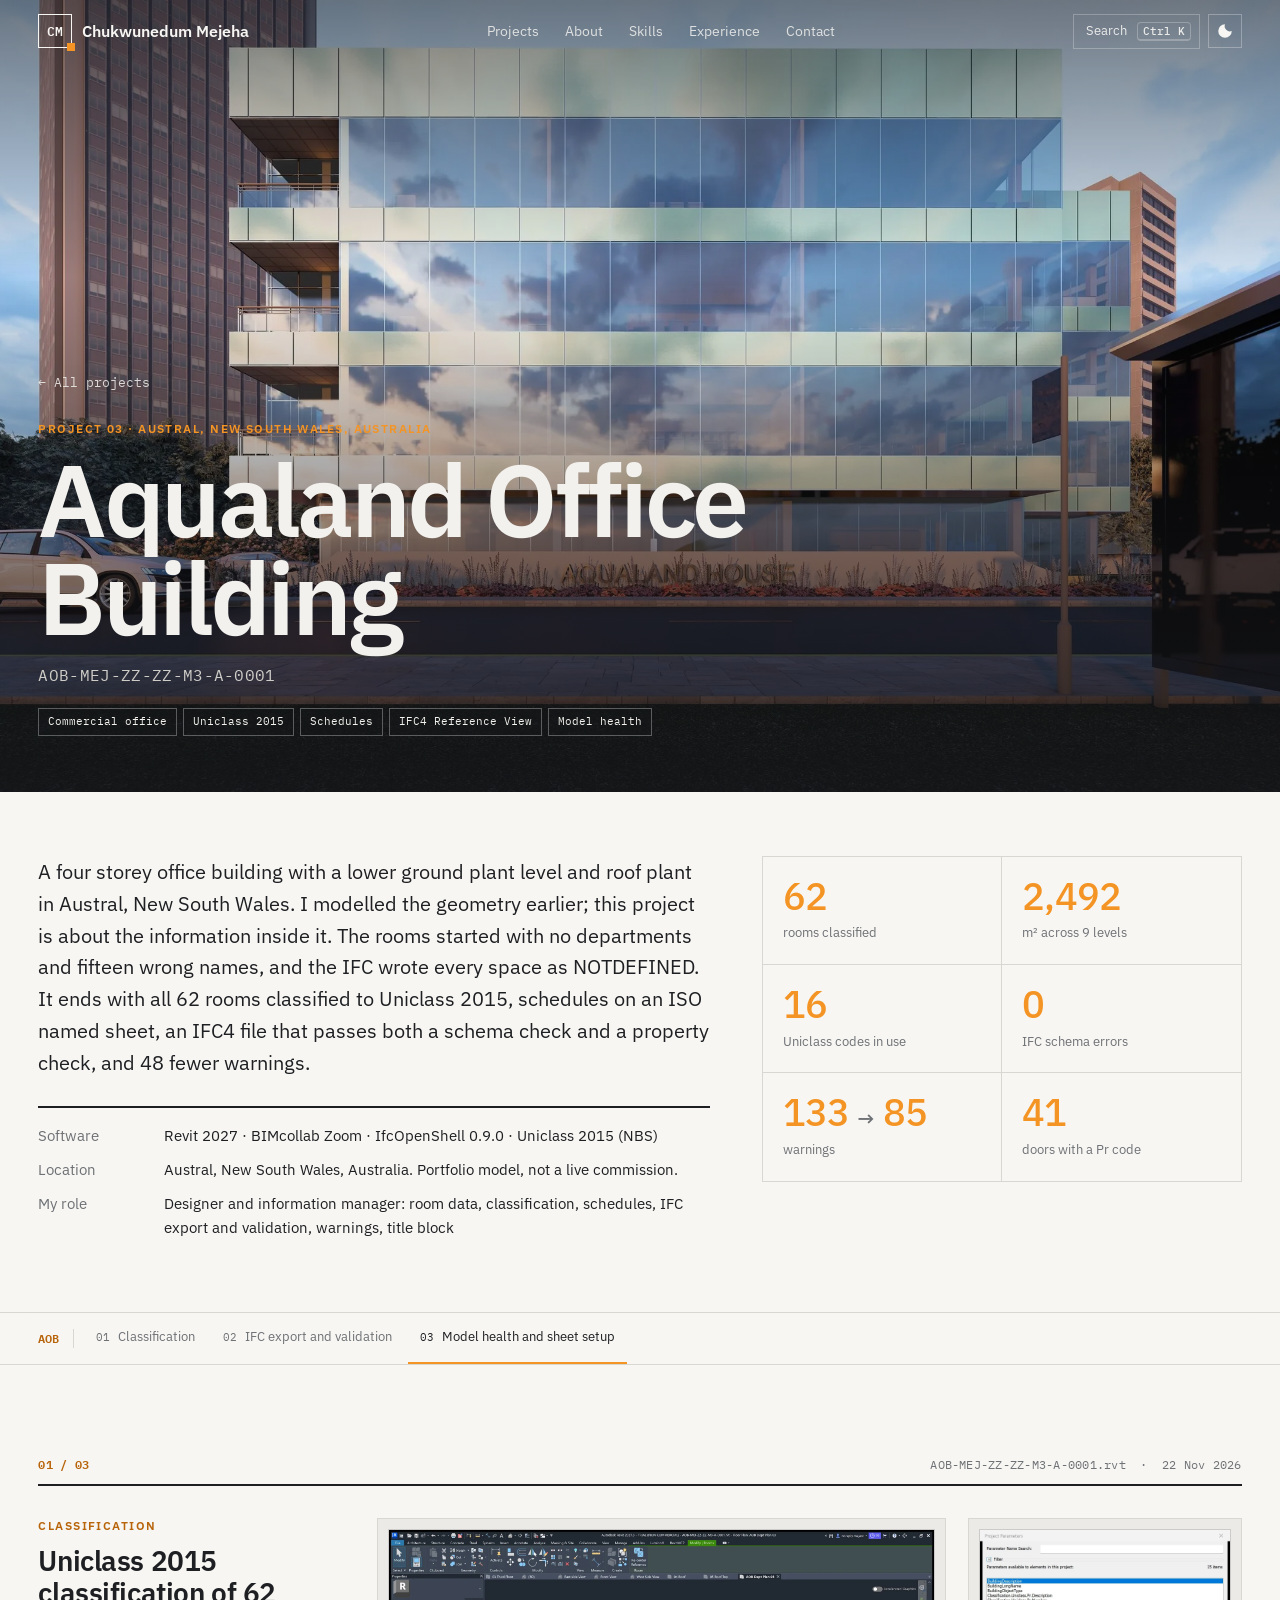
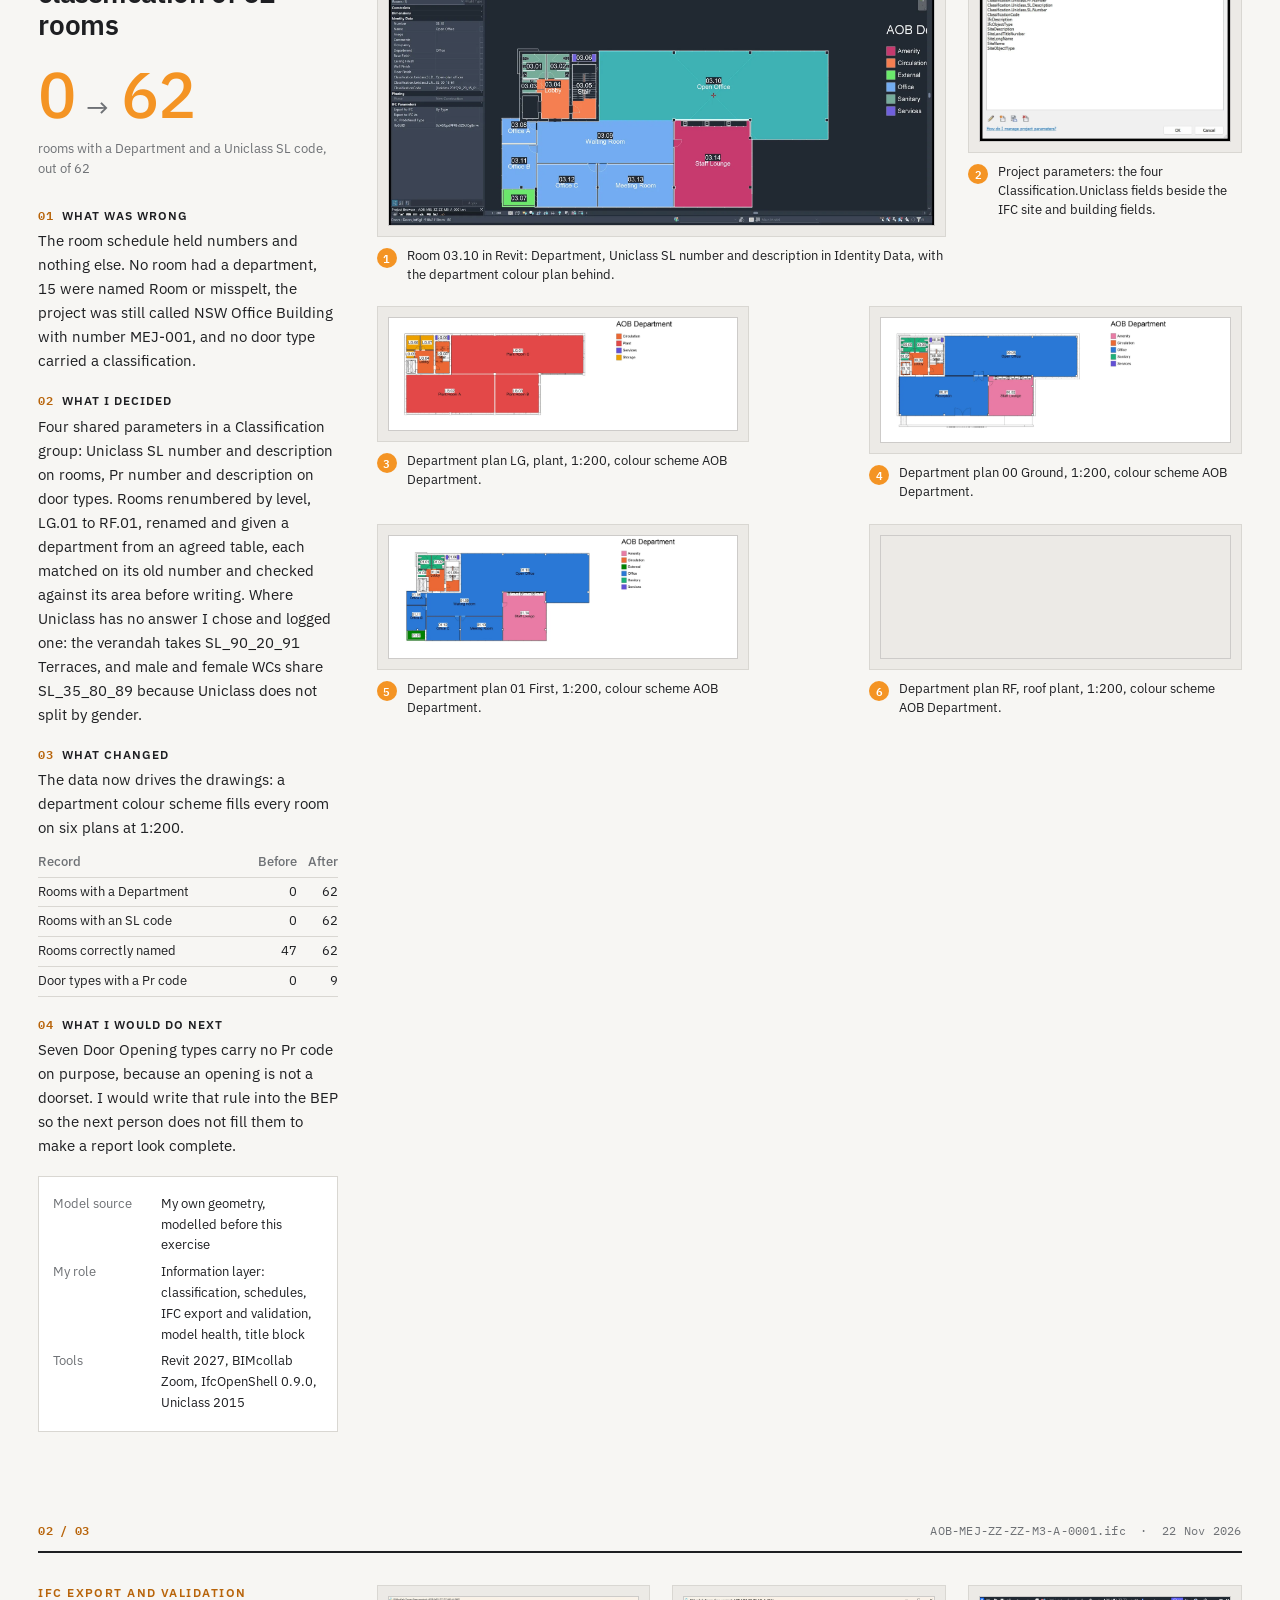
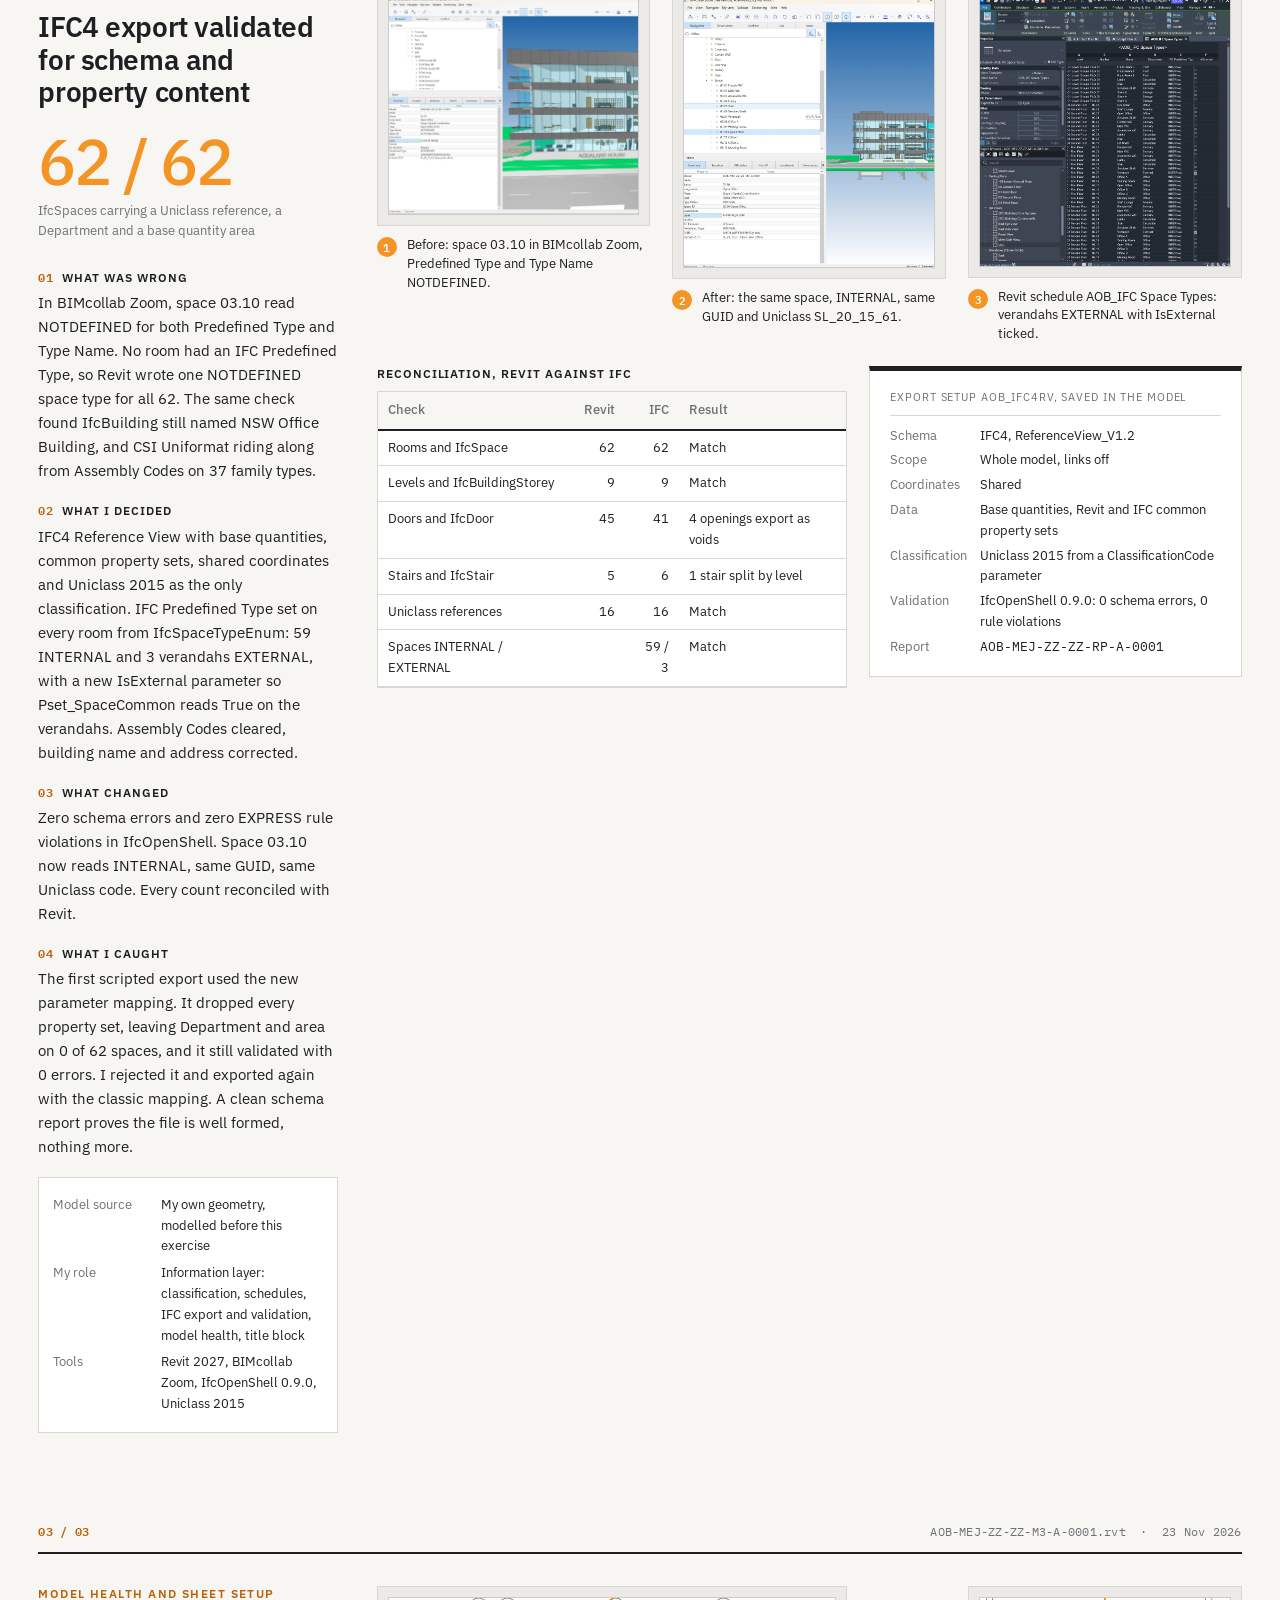
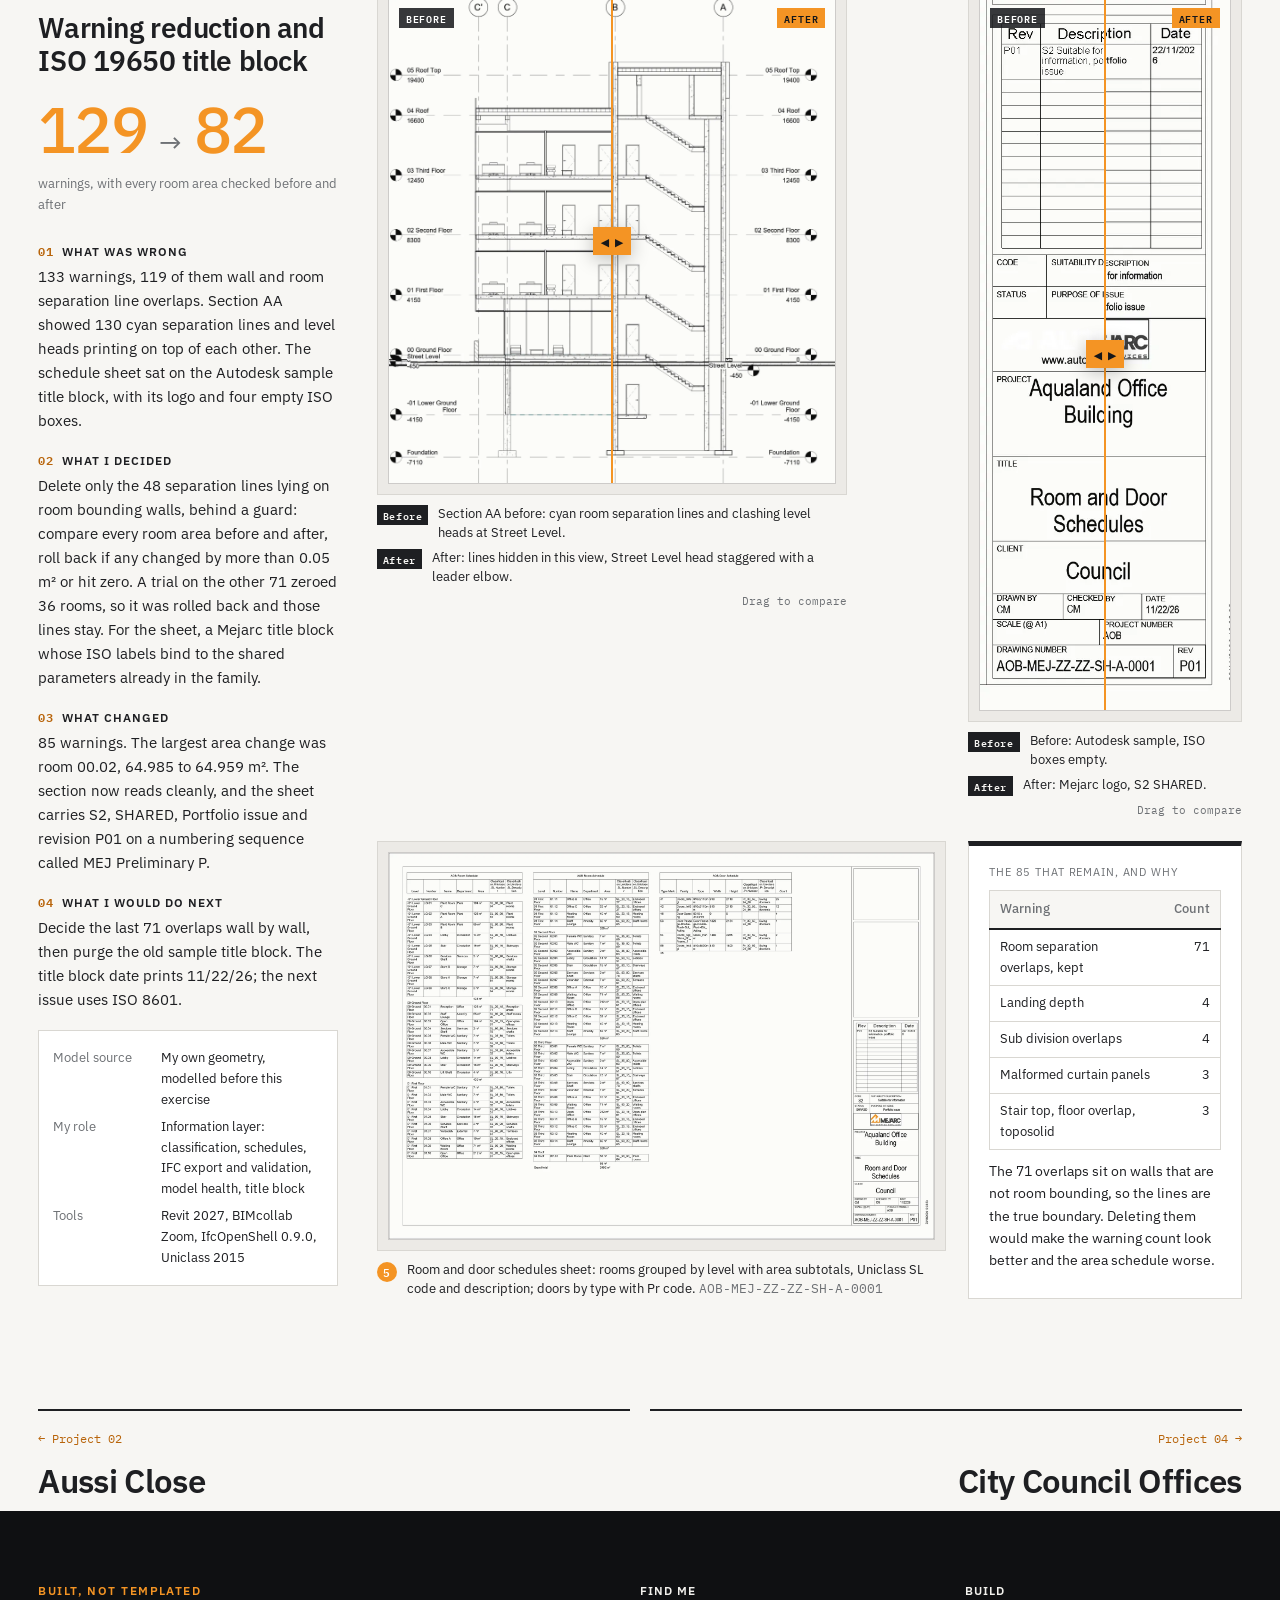
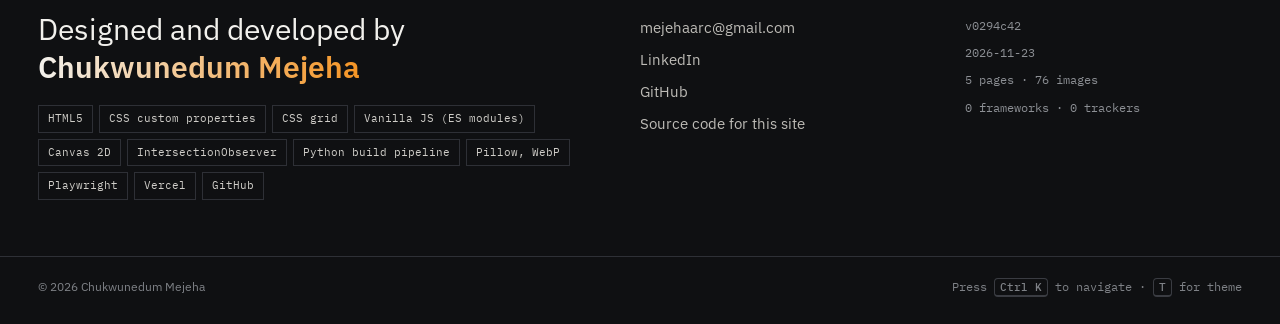
<file: aob/index.html>
<!doctype html>
<html lang="en-GB" data-theme="light">
<head>
<meta charset="utf-8">
<meta name="viewport" content="width=device-width,initial-scale=1">
<title>Aqualand Office Building · Chukwunedum Mejeha, BIM Technician</title>
<meta name="description" content="A four storey office building with a lower ground plant level and roof plant in Austral, New South Wales. I modelled the geometry earlier; this project is ">
<meta name="author" content="Chukwunedum Mejeha">
<meta property="og:title" content="Aqualand Office Building · Chukwunedum Mejeha, BIM Technician">
<meta property="og:description" content="A four storey office building with a lower ground plant level and roof plant in Austral, New South Wales. I modelled the geometry earlier; this project is ">
<meta property="og:type" content="website">
<meta property="og:url" content="https://chukwunedum-mejeha.vercel.app/aob/">
<meta property="og:image" content="https://chukwunedum-mejeha.vercel.app/img/og.webp">
<meta name="theme-color" content="#1E1F22">
<link rel="icon" href="/favicon.svg" type="image/svg+xml">
<link rel="preconnect" href="https://fonts.googleapis.com"><link rel="preconnect" href="https://fonts.gstatic.com" crossorigin>
<link href="https://fonts.googleapis.com/css2?family=IBM+Plex+Mono:wght@400;500;600&family=IBM+Plex+Sans:wght@400;500;600;700&display=swap" rel="stylesheet">
<link rel="stylesheet" href="/assets/site.css?v=0294c42">
<script>try{var t=localStorage.getItem('theme');if(t)document.documentElement.dataset.theme=t;else if(matchMedia('(prefers-color-scheme: dark)').matches)document.documentElement.dataset.theme='dark'}catch(e){}</script>
</head>
<body>
<a class="skip" href="#main">Skip to content</a>
<div class="progress" aria-hidden="true"><span></span></div>
<header class="nav">
 <a class="brand" href="/" aria-label="Home"><span class="mono">CM</span><span class="bn">Chukwunedum Mejeha</span></a>
 <nav class="links" aria-label="Main">
  <a href="/#projects">Projects</a><a href="/#about">About</a><a href="/#skills">Skills</a><a href="/#experience">Experience</a><a href="/#contact">Contact</a>
 </nav>
 <div class="tools">
  <button class="kbtn" data-palette aria-label="Open command palette"><span>Search</span><kbd class="mono">Ctrl K</kbd></button>
  <button class="ibtn" data-theme-toggle aria-label="Toggle dark mode"><svg viewBox="0 0 24 24" width="18" height="18" aria-hidden="true"><path d="M12 3a9 9 0 1 0 9 9 7 7 0 0 1-9-9z" fill="currentColor"/></svg></button>
 </div>
</header>
<main id="main">
<section class="op">
 <div class="op-media" data-fade><img src="/img/aob_r17.webp" width="2400" height="1320" alt="Aqualand Office Building, render 1" class="on" fetchpriority=high><img src="/img/aob_r19.webp" width="2400" height="1320" alt="Aqualand Office Building, render 2" class="" loading=lazy><div class="op-grad"></div></div>
 <div class="wrap op-in">
  <a class="back mono" href="/#projects">← All projects</a>
  <div class="kicker">Project 03 · Austral, New South Wales, Australia</div>
  <h1 class="op-t">Aqualand Office Building</h1>
  <div class="op-code mono" data-scramble>AOB-MEJ-ZZ-ZZ-M3-A-0001</div>
  <ul class="op-tags mono"><li>Commercial office</li><li>Uniclass 2015</li><li>Schedules</li><li>IFC4 Reference View</li><li>Model health</li></ul>
 </div>
</section>
<section class="wrap op-body">
 <div class="op-ov reveal"><p>A four storey office building with a lower ground plant level and roof plant in Austral, New South Wales. I modelled the geometry earlier; this project is about the information inside it. The rooms started with no departments and fifteen wrong names, and the IFC wrote every space as NOTDEFINED. It ends with all 62 rooms classified to Uniclass 2015, schedules on an ISO named sheet, an IFC4 file that passes both a schema check and a property check, and 48 fewer warnings.</p><dl class="facts"><dt>Software</dt><dd>Revit 2027 · BIMcollab Zoom · IfcOpenShell 0.9.0 · Uniclass 2015 (NBS)</dd><dt>Location</dt><dd>Austral, New South Wales, Australia. Portfolio model, not a live commission.</dd><dt>My role</dt><dd>Designer and information manager: room data, classification, schedules, IFC export and validation, warnings, title block</dd></dl></div>
 <div class="op-figs reveal"><div class="fg"><div class="fv"><span data-count="62">62</span></div><div class="fl">rooms classified</div></div><div class="fg"><div class="fv"><span data-count="2,492">2,492</span></div><div class="fl">m² across 9 levels</div></div><div class="fg"><div class="fv"><span data-count="16">16</span></div><div class="fl">Uniclass codes in use</div></div><div class="fg"><div class="fv"><span data-count="0">0</span></div><div class="fl">IFC schema errors</div></div><div class="fg"><div class="fv"><span data-count="133">133</span><i>→</i><span data-count="85">85</span></div><div class="fl">warnings</div></div><div class="fg"><div class="fv"><span data-count="41">41</span></div><div class="fl">doors with a Pr code</div></div></div>
</section><div class="toc" data-toc><div class="wrap toc-in"><span class="mono toc-l">AOB</span><a href="#classification"><span class="mono">01</span>Classification</a><a href="#ifc-export-and-validation"><span class="mono">02</span>IFC export and validation</a><a href="#model-health-and-sheet-setup"><span class="mono">03</span>Model health and sheet setup</a></div></div><section class="sheet" id="classification">
 <div class="wrap">
  <div class="sh-hdr mono"><span>01 / 03</span><span>AOB-MEJ-ZZ-ZZ-M3-A-0001.rvt&nbsp;&nbsp;·&nbsp;&nbsp;22 Nov 2026</span></div>
  <div class="sh-grid">
   <aside class="sh-left">
    <div class="kicker">Classification</div>
    <h2>Uniclass 2015 classification of 62 rooms</h2>
    <div class="hero"><span class="n" data-count="0">0</span><span class="arr">→</span><span class="n" data-count="62">62</span></div>
    <div class="herocap">rooms with a Department and a Uniclass SL code, out of 62</div>
    <div class="qs"><div class="q"><h3><span class="mono">01</span>What was wrong</h3><p>The room schedule held numbers and nothing else. No room had a department, 15 were named Room or misspelt, the project was still called NSW Office Building with number MEJ-001, and no door type carried a classification.</p></div><div class="q"><h3><span class="mono">02</span>What I decided</h3><p>Four shared parameters in a Classification group: Uniclass SL number and description on rooms, Pr number and description on door types. Rooms renumbered by level, LG.01 to RF.01, renamed and given a department from an agreed table, each matched on its old number and checked against its area before writing. Where Uniclass has no answer I chose and logged one: the verandah takes SL_90_20_91 Terraces, and male and female WCs share SL_35_80_89 because Uniclass does not split by gender.</p></div><div class="q"><h3><span class="mono">03</span>What changed</h3><p>The data now drives the drawings: a department colour scheme fills every room on six plans at 1:200.</p><table class="own"><tr><th class="">Record</th><th class="r">Before</th><th class="r">After</th></tr><tr class=""><td class="">Rooms with a Department</td><td class="r">0</td><td class="r">62</td></tr><tr class=""><td class="">Rooms with an SL code</td><td class="r">0</td><td class="r">62</td></tr><tr class=""><td class="">Rooms correctly named</td><td class="r">47</td><td class="r">62</td></tr><tr class=""><td class="">Door types with a Pr code</td><td class="r">0</td><td class="r">9</td></tr></table></div><div class="q"><h3><span class="mono">04</span>What I would do next</h3><p>Seven Door Opening types carry no Pr code on purpose, because an opening is not a doorset. I would write that rule into the BEP so the next person does not fill them to make a report look complete.</p></div></div>
    <dl class="role"><div><dt>Model source</dt><dd>My own geometry, modelled before this exercise</dd></div><div><dt>My role</dt><dd>Information layer: classification, schedules, IFC export and validation, model health, title block</dd></div><div><dt>Tools</dt><dd>Revit 2027, BIMcollab Zoom, IfcOpenShell 0.9.0, Uniclass 2015</dd></div></dl>
   </aside>
   <div class="sh-ev"><div class="band"><div class="stack" style="--c0:1;--c1:7"><figure class="fig reveal"><div class="mat"><button class="zoom" data-full="/img/aob05.webp" aria-label="Enlarge image"><img src="/img/aob05.webp" width="2000" height="1082" alt="Room 03.10 in Revit: Department, Uniclass SL number and description in Identity Data, with the department colour plan behind." loading="eager" decoding="async"><span class="zi" aria-hidden="true">⤢</span></button></div><figcaption class="cap"><span class=num>1</span><span>Room 03.10 in Revit: Department, Uniclass SL number and description in Identity Data, with the department colour plan behind.</span></figcaption></figure></div><div class="stack" style="--c0:7;--c1:10"><figure class="fig reveal"><div class="mat"><button class="zoom" data-full="/img/aob04.webp" aria-label="Enlarge image"><img src="/img/aob04.webp" width="1300" height="1100" alt="Project parameters: the four Classification.Uniclass fields beside the IFC site and building fields." loading="lazy" decoding="async"><span class="zi" aria-hidden="true">⤢</span></button></div><figcaption class="cap"><span class=num>2</span><span>Project parameters: the four Classification.Uniclass fields beside the IFC site and building fields.</span></figcaption></figure></div></div><div class="band"><div class="stack" style="--c0:1;--c1:5"><figure class="fig reveal"><div class="mat"><button class="zoom" data-full="/img/aob_dpLG.webp" aria-label="Enlarge image"><img src="/img/aob_dpLG.webp" width="2000" height="643" alt="Department plan LG, plant, 1:200, colour scheme AOB Department." loading="lazy" decoding="async"><span class="zi" aria-hidden="true">⤢</span></button></div><figcaption class="cap"><span class=num>3</span><span>Department plan LG, plant, 1:200, colour scheme AOB Department.</span></figcaption></figure></div><div class="stack" style="--c0:6;--c1:10"><figure class="fig reveal"><div class="mat"><button class="zoom" data-full="/img/aob_dp00.webp" aria-label="Enlarge image"><img src="/img/aob_dp00.webp" width="2000" height="711" alt="Department plan 00 Ground, 1:200, colour scheme AOB Department." loading="lazy" decoding="async"><span class="zi" aria-hidden="true">⤢</span></button></div><figcaption class="cap"><span class=num>4</span><span>Department plan 00 Ground, 1:200, colour scheme AOB Department.</span></figcaption></figure></div></div><div class="band"><div class="stack" style="--c0:1;--c1:5"><figure class="fig reveal"><div class="mat"><button class="zoom" data-full="/img/aob_dp01.webp" aria-label="Enlarge image"><img src="/img/aob_dp01.webp" width="2000" height="703" alt="Department plan 01 First, 1:200, colour scheme AOB Department." loading="lazy" decoding="async"><span class="zi" aria-hidden="true">⤢</span></button></div><figcaption class="cap"><span class=num>5</span><span>Department plan 01 First, 1:200, colour scheme AOB Department.</span></figcaption></figure></div><div class="stack" style="--c0:6;--c1:10"><figure class="fig reveal"><div class="mat"><button class="zoom" data-full="/img/aob_dpRF.webp" aria-label="Enlarge image"><img src="/img/aob_dpRF.webp" width="2000" height="703" alt="Department plan RF, roof plant, 1:200, colour scheme AOB Department." loading="lazy" decoding="async"><span class="zi" aria-hidden="true">⤢</span></button></div><figcaption class="cap"><span class=num>6</span><span>Department plan RF, roof plant, 1:200, colour scheme AOB Department.</span></figcaption></figure></div></div></div>
  </div>
 </div>
</section><section class="sheet" id="ifc-export-and-validation">
 <div class="wrap">
  <div class="sh-hdr mono"><span>02 / 03</span><span>AOB-MEJ-ZZ-ZZ-M3-A-0001.ifc&nbsp;&nbsp;·&nbsp;&nbsp;22 Nov 2026</span></div>
  <div class="sh-grid">
   <aside class="sh-left">
    <div class="kicker">IFC export and validation</div>
    <h2>IFC4 export validated for schema and property content</h2>
    <div class="hero"><span class="n" data-count="62">62</span><span class="n">/</span><span class="n" data-count="62">62</span></div>
    <div class="herocap">IfcSpaces carrying a Uniclass reference, a Department and a base quantity area</div>
    <div class="qs"><div class="q"><h3><span class="mono">01</span>What was wrong</h3><p>In BIMcollab Zoom, space 03.10 read NOTDEFINED for both Predefined Type and Type Name. No room had an IFC Predefined Type, so Revit wrote one NOTDEFINED space type for all 62. The same check found IfcBuilding still named NSW Office Building, and CSI Uniformat riding along from Assembly Codes on 37 family types.</p></div><div class="q"><h3><span class="mono">02</span>What I decided</h3><p>IFC4 Reference View with base quantities, common property sets, shared coordinates and Uniclass 2015 as the only classification. IFC Predefined Type set on every room from IfcSpaceTypeEnum: 59 INTERNAL and 3 verandahs EXTERNAL, with a new IsExternal parameter so Pset_SpaceCommon reads True on the verandahs. Assembly Codes cleared, building name and address corrected.</p></div><div class="q"><h3><span class="mono">03</span>What changed</h3><p>Zero schema errors and zero EXPRESS rule violations in IfcOpenShell. Space 03.10 now reads INTERNAL, same GUID, same Uniclass code. Every count reconciled with Revit.</p></div><div class="q"><h3><span class="mono">04</span>What I caught</h3><p>The first scripted export used the new parameter mapping. It dropped every property set, leaving Department and area on 0 of 62 spaces, and it still validated with 0 errors. I rejected it and exported again with the classic mapping. A clean schema report proves the file is well formed, nothing more.</p></div></div>
    <dl class="role"><div><dt>Model source</dt><dd>My own geometry, modelled before this exercise</dd></div><div><dt>My role</dt><dd>Information layer: classification, schedules, IFC export and validation, model health, title block</dd></div><div><dt>Tools</dt><dd>Revit 2027, BIMcollab Zoom, IfcOpenShell 0.9.0, Uniclass 2015</dd></div></dl>
   </aside>
   <div class="sh-ev"><div class="band"><div class="stack" style="--c0:1;--c1:4"><figure class="fig reveal"><div class="mat"><button class="zoom" data-full="/img/aob07a.webp" aria-label="Enlarge image"><img src="/img/aob07a.webp" width="2000" height="1745" alt="Before: space 03.10 in BIMcollab Zoom, Predefined Type and Type Name NOTDEFINED." loading="eager" decoding="async"><span class="zi" aria-hidden="true">⤢</span></button></div><figcaption class="cap"><span class=num>1</span><span>Before: space 03.10 in BIMcollab Zoom, Predefined Type and Type Name NOTDEFINED.</span></figcaption></figure></div><div class="stack" style="--c0:4;--c1:7"><figure class="fig reveal"><div class="mat"><button class="zoom" data-full="/img/aob07.webp" aria-label="Enlarge image"><img src="/img/aob07.webp" width="1880" height="2038" alt="After: the same space, INTERNAL, same GUID and Uniclass SL_20_15_61." loading="lazy" decoding="async"><span class="zi" aria-hidden="true">⤢</span></button></div><figcaption class="cap"><span class=num>2</span><span>After: the same space, INTERNAL, same GUID and Uniclass SL_20_15_61.</span></figcaption></figure></div><div class="stack" style="--c0:7;--c1:10"><figure class="fig reveal"><div class="mat"><button class="zoom" data-full="/img/aob27.webp" aria-label="Enlarge image"><img src="/img/aob27.webp" width="1890" height="2036" alt="Revit schedule AOB_IFC Space Types: verandahs EXTERNAL with IsExternal ticked." loading="lazy" decoding="async"><span class="zi" aria-hidden="true">⤢</span></button></div><figcaption class="cap"><span class=num>3</span><span>Revit schedule AOB_IFC Space Types: verandahs EXTERNAL with IsExternal ticked.</span></figcaption></figure></div></div><div class="band"><div class="stack" style="--c0:1;--c1:6"><div class="bx  reveal"><div class="sec">Reconciliation, Revit against IFC</div><table class="dt"><tr><th class="">Check</th><th class="r">Revit</th><th class="r">IFC</th><th class="">Result</th></tr><tr class=""><td class="">Rooms and IfcSpace</td><td class="r">62</td><td class="r">62</td><td class="">Match</td></tr><tr class=""><td class="">Levels and IfcBuildingStorey</td><td class="r">9</td><td class="r">9</td><td class="">Match</td></tr><tr class=""><td class="">Doors and IfcDoor</td><td class="r">45</td><td class="r">41</td><td class="">4 openings export as voids</td></tr><tr class=""><td class="">Stairs and IfcStair</td><td class="r">5</td><td class="r">6</td><td class="">1 stair split by level</td></tr><tr class=""><td class="">Uniclass references</td><td class="r">16</td><td class="r">16</td><td class="">Match</td></tr><tr class=""><td class="">Spaces INTERNAL / EXTERNAL</td><td class="r"></td><td class="r">59 / 3</td><td class="">Match</td></tr></table></div></div><div class="stack" style="--c0:6;--c1:10"><div class="bx card reveal"><div class="lab">Export setup AOB_IFC4RV, saved in the model</div><dl><dt>Schema</dt><dd>IFC4, ReferenceView_V1.2</dd><dt>Scope</dt><dd>Whole model, links off</dd><dt>Coordinates</dt><dd>Shared</dd><dt>Data</dt><dd>Base quantities, Revit and IFC common property sets</dd><dt>Classification</dt><dd>Uniclass 2015 from a ClassificationCode parameter</dd><dt>Validation</dt><dd>IfcOpenShell 0.9.0: 0 schema errors, 0 rule violations</dd><dt>Report</dt><dd class="mono">AOB-MEJ-ZZ-ZZ-RP-A-0001</dd></dl></div></div></div></div>
  </div>
 </div>
</section><section class="sheet" id="model-health-and-sheet-setup">
 <div class="wrap">
  <div class="sh-hdr mono"><span>03 / 03</span><span>AOB-MEJ-ZZ-ZZ-M3-A-0001.rvt&nbsp;&nbsp;·&nbsp;&nbsp;23 Nov 2026</span></div>
  <div class="sh-grid">
   <aside class="sh-left">
    <div class="kicker">Model health and sheet setup</div>
    <h2>Warning reduction and ISO 19650 title block</h2>
    <div class="hero"><span class="n" data-count="133">133</span><span class="arr">→</span><span class="n" data-count="85">85</span></div>
    <div class="herocap">warnings, with every room area checked before and after</div>
    <div class="qs"><div class="q"><h3><span class="mono">01</span>What was wrong</h3><p>133 warnings, 119 of them wall and room separation line overlaps. Section AA showed 130 cyan separation lines and level heads printing on top of each other. The schedule sheet sat on the Autodesk sample title block, with its logo and four empty ISO boxes.</p></div><div class="q"><h3><span class="mono">02</span>What I decided</h3><p>Delete only the 48 separation lines lying on room bounding walls, behind a guard: compare every room area before and after, roll back if any changed by more than 0.05 m² or hit zero. A trial on the other 71 zeroed 36 rooms, so it was rolled back and those lines stay. For the sheet, a Mejarc title block whose ISO labels bind to the shared parameters already in the family.</p></div><div class="q"><h3><span class="mono">03</span>What changed</h3><p>85 warnings. The largest area change was room 00.02, 64.985 to 64.959 m². The section now reads cleanly, and the sheet carries S2, SHARED, Portfolio issue and revision P01 on a numbering sequence called MEJ Preliminary P.</p></div><div class="q"><h3><span class="mono">04</span>What I would do next</h3><p>Decide the last 71 overlaps wall by wall, then purge the old sample title block. The title block date prints 11/22/26; the next issue uses ISO 8601.</p></div></div>
    <dl class="role"><div><dt>Model source</dt><dd>My own geometry, modelled before this exercise</dd></div><div><dt>My role</dt><dd>Information layer: classification, schedules, IFC export and validation, model health, title block</dd></div><div><dt>Tools</dt><dd>Revit 2027, BIMcollab Zoom, IfcOpenShell 0.9.0, Uniclass 2015</dd></div></dl>
   </aside>
   <div class="sh-ev"><div class="band"><div class="stack" style="--c0:1;--c1:6"><figure class="fig reveal"><div class="mat"><div class="ba-slider" style="--pos:50%" tabindex="0" role="slider" aria-label="Before and after comparison" aria-valuemin="0" aria-valuemax="100" aria-valuenow="50"><img src="/img/aob23w_eq.webp" width="2000" height="2175" alt="After: Section AA before: cyan room separation lines and clashing level heads at Street Level." loading="lazy"><div class="ba-before"><img src="/img/aob22w.webp" width="2000" height="2175" alt="Before: Section AA before: cyan room separation lines and clashing level heads at Street Level." loading="lazy"></div><div class="ba-handle"><span>◀ ▶</span></div><span class="ba-l">BEFORE</span><span class="ba-r">AFTER</span></div></div><figcaption class="cap"><span class="ba">Before</span><span>Section AA before: cyan room separation lines and clashing level heads at Street Level.</span></figcaption><figcaption class="cap"><span class="ba">After</span><span>After: lines hidden in this view, Street Level head staggered with a leader elbow.</span></figcaption><div class="ba-hint mono">Drag to compare</div></figure></div><div class="stack" style="--c0:7;--c1:10"><figure class="fig reveal"><div class="mat"><div class="ba-slider" style="--pos:50%" tabindex="0" role="slider" aria-label="Before and after comparison" aria-valuemin="0" aria-valuemax="100" aria-valuenow="50"><img src="/img/aob28tb_eq.webp" width="420" height="1199" alt="After: Before: Autodesk sample, ISO boxes empty." loading="lazy"><div class="ba-before"><img src="/img/aob28atb.webp" width="420" height="1199" alt="Before: Before: Autodesk sample, ISO boxes empty." loading="lazy"></div><div class="ba-handle"><span>◀ ▶</span></div><span class="ba-l">BEFORE</span><span class="ba-r">AFTER</span></div></div><figcaption class="cap"><span class="ba">Before</span><span>Before: Autodesk sample, ISO boxes empty.</span></figcaption><figcaption class="cap"><span class="ba">After</span><span>After: Mejarc logo, S2 SHARED.</span></figcaption><div class="ba-hint mono">Drag to compare</div></figure></div></div><div class="band"><div class="stack" style="--c0:1;--c1:7"><figure class="fig reveal"><div class="mat"><button class="zoom" data-full="/img/aob28w.webp" aria-label="Enlarge image"><img src="/img/aob28w.webp" width="2000" height="1414" alt="Room and door schedules sheet: rooms grouped by level with area subtotals, Uniclass SL code and description; doors by type with Pr code. AOB-MEJ-ZZ-ZZ-SH-A-0001" loading="eager" decoding="async"><span class="zi" aria-hidden="true">⤢</span></button></div><figcaption class="cap"><span class=num>5</span><span>Room and door schedules sheet: rooms grouped by level with area subtotals, Uniclass SL code and description; doors by type with Pr code. <span class='src mono'>AOB-MEJ-ZZ-ZZ-SH-A-0001</span></span></figcaption></figure></div><div class="stack" style="--c0:7;--c1:10"><div class="bx card reveal"><div class="lab">The 85 that remain, and why</div><table class="dt"><tr><th class="">Warning</th><th class="r">Count</th></tr><tr class=""><td class="">Room separation overlaps, kept</td><td class="r">71</td></tr><tr class=""><td class="">Landing depth</td><td class="r">4</td></tr><tr class=""><td class="">Sub division overlaps</td><td class="r">4</td></tr><tr class=""><td class="">Malformed curtain panels</td><td class="r">3</td></tr><tr class=""><td class="">Stair top, floor overlap, toposolid</td><td class="r">3</td></tr></table><p style="margin-top:2.5mm">The 71 overlaps sit on walls that are not room bounding, so the lines are the true boundary. Deleting them would make the warning count look better and the area schedule worse.</p></div></div></div></div>
  </div>
 </div>
</section><nav class="pn wrap" aria-label="More projects">
 <a href="/acl/" class="pn-a"><span class="mono">← Project 02</span><b>Aussi Close</b></a>
 <a href="/prjc/" class="pn-a r"><span class="mono">Project 04 →</span><b>City Council Offices</b></a>
</nav></main>
<footer class="foot">
 <div class="wrap fgrid">
  <div>
   <div class="kicker">Built, not templated</div>
   <p class="fbig">Designed and developed by <b>Chukwunedum Mejeha</b></p>
   <ul class="chips mono"><li>HTML5</li><li>CSS custom properties</li><li>CSS grid</li><li>Vanilla JS (ES modules)</li><li>Canvas 2D</li><li>IntersectionObserver</li><li>Python build pipeline</li><li>Pillow, WebP</li><li>Playwright</li><li>Vercel</li><li>GitHub</li></ul>
  </div>
  <div class="fcol">
   <div class="sec">Find me</div>
   <a href="mailto:mejehaarc@gmail.com">mejehaarc@gmail.com</a>
   <a href="https://www.linkedin.com/in/nedum-mejeha" target="_blank" rel="noopener">LinkedIn</a>
   <a href="https://github.com/mej94" target="_blank" rel="noopener">GitHub</a>
   <a href="https://github.com/mej94/BiM_-Portfolio-" target="_blank" rel="noopener">Source code for this site</a>
  </div>
  <div class="fcol">
   <div class="sec">Build</div>
   <span class="mono bline">v0294c42</span>
   <span class="mono bline">2026-11-23</span>
   <span class="mono bline">5 pages · 76 images</span>
   <span class="mono bline">0 frameworks · 0 trackers</span>
  </div>
 </div>
 <div class="wrap fbar"><span>© 2026 Chukwunedum Mejeha</span><span class="mono">Press <kbd>Ctrl K</kbd> to navigate · <kbd>T</kbd> for theme</span></div>
</footer>
<div class="lightbox" hidden><button class="lb-x" aria-label="Close">×</button><div class="lb-stage"><img alt=""></div><div class="lb-bar mono"><span class="lb-cap"></span><span>Scroll to zoom · drag to pan · Esc to close</span></div></div>
<div class="palette" hidden><div class="pal-box" role="dialog" aria-label="Command palette"><input class="pal-in" placeholder="Jump to a project, a section or an action" aria-label="Search"><ul class="pal-list" role="listbox"></ul><div class="pal-foot mono"><span>↑ ↓ to move</span><span>Enter to open</span><span>Esc to close</span></div></div></div>
<div class="toast mono" role="status" aria-live="polite"></div>
<script type="module" src="/assets/site.js?v=0294c42"></script>
</body>
</html>
</file>
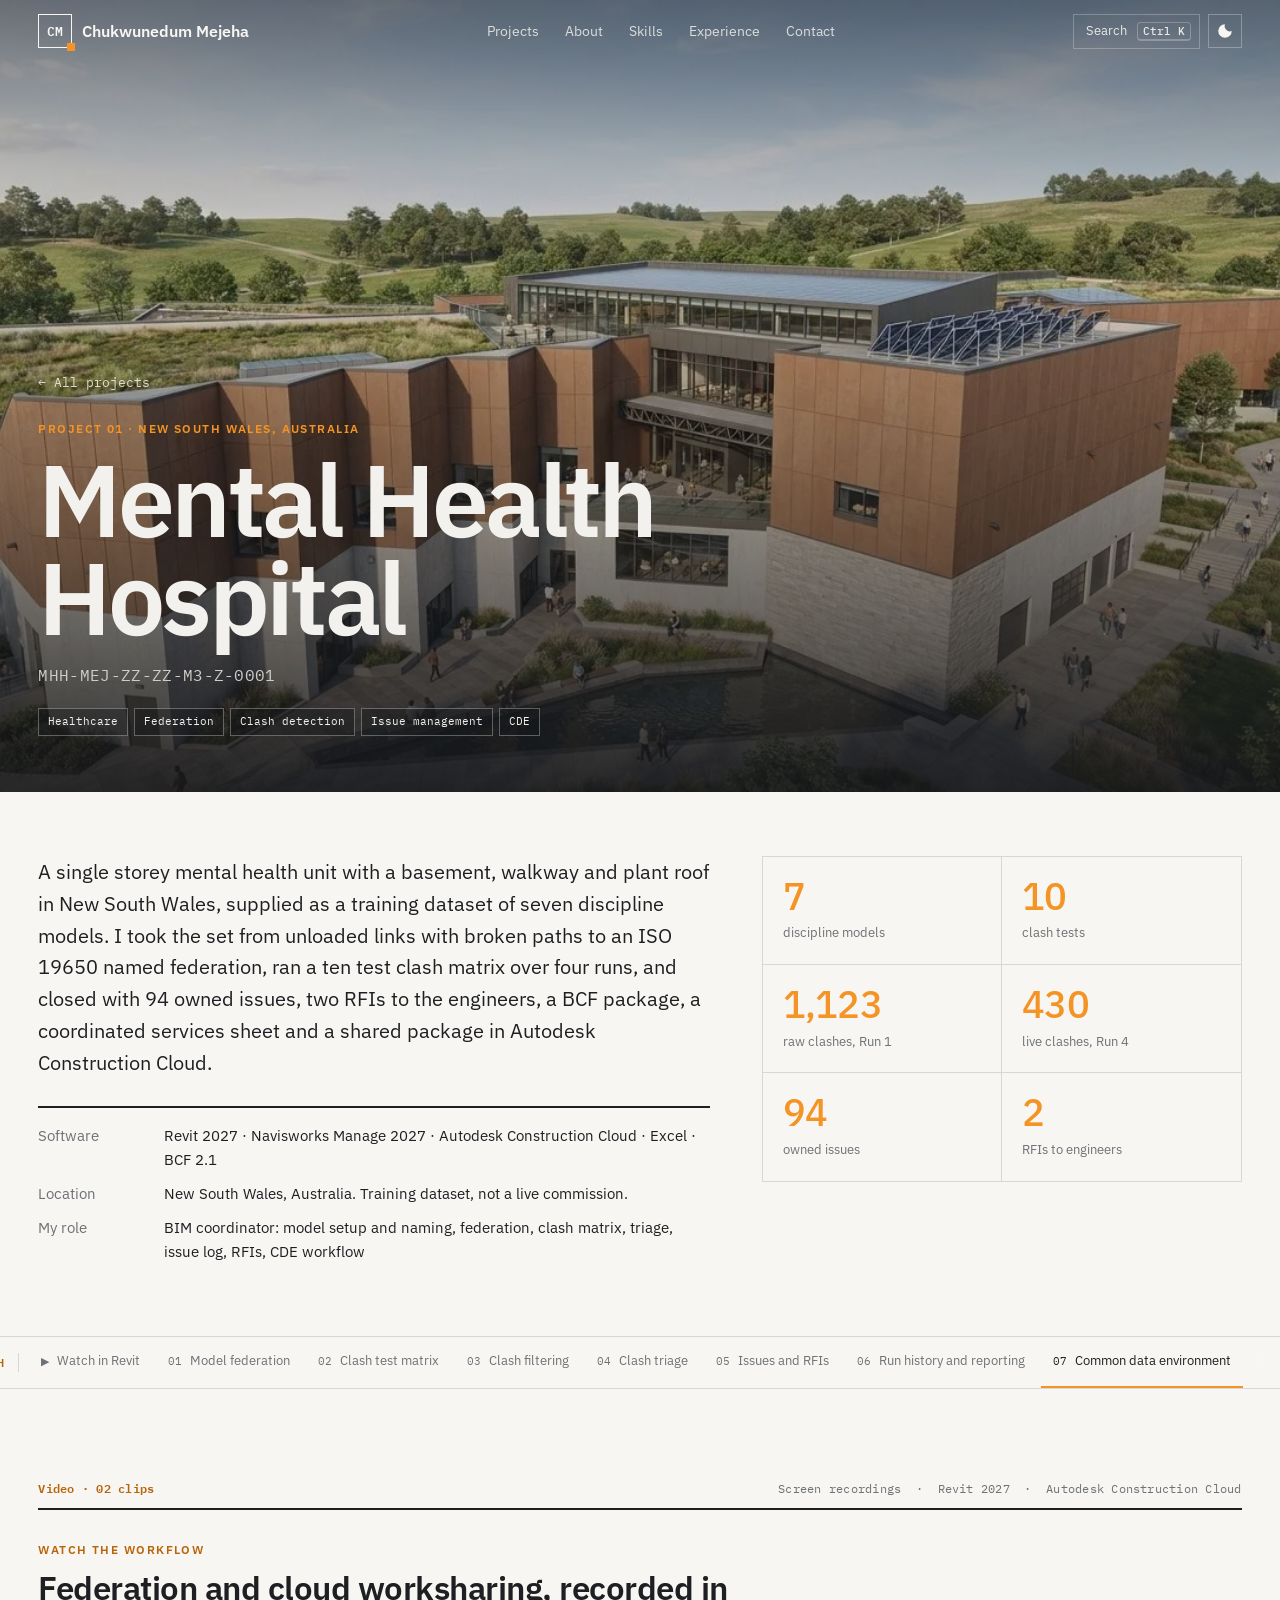
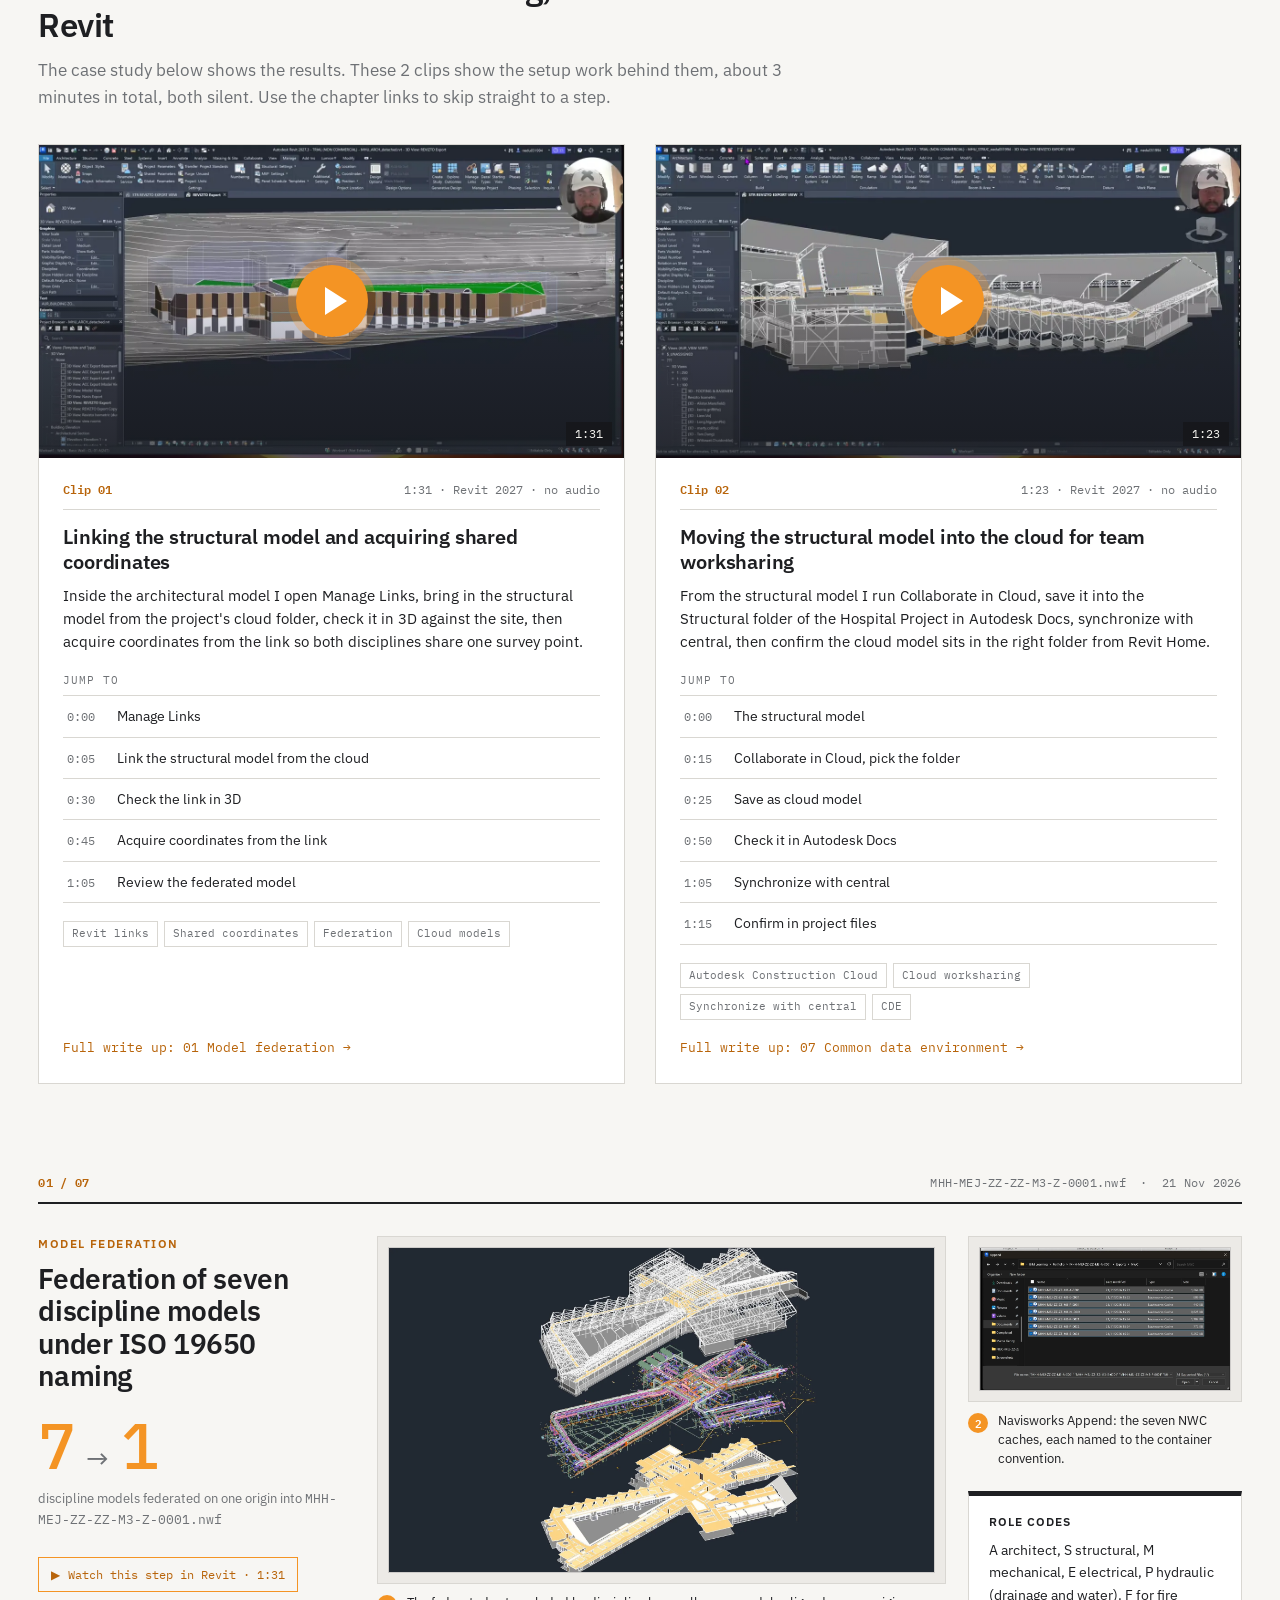
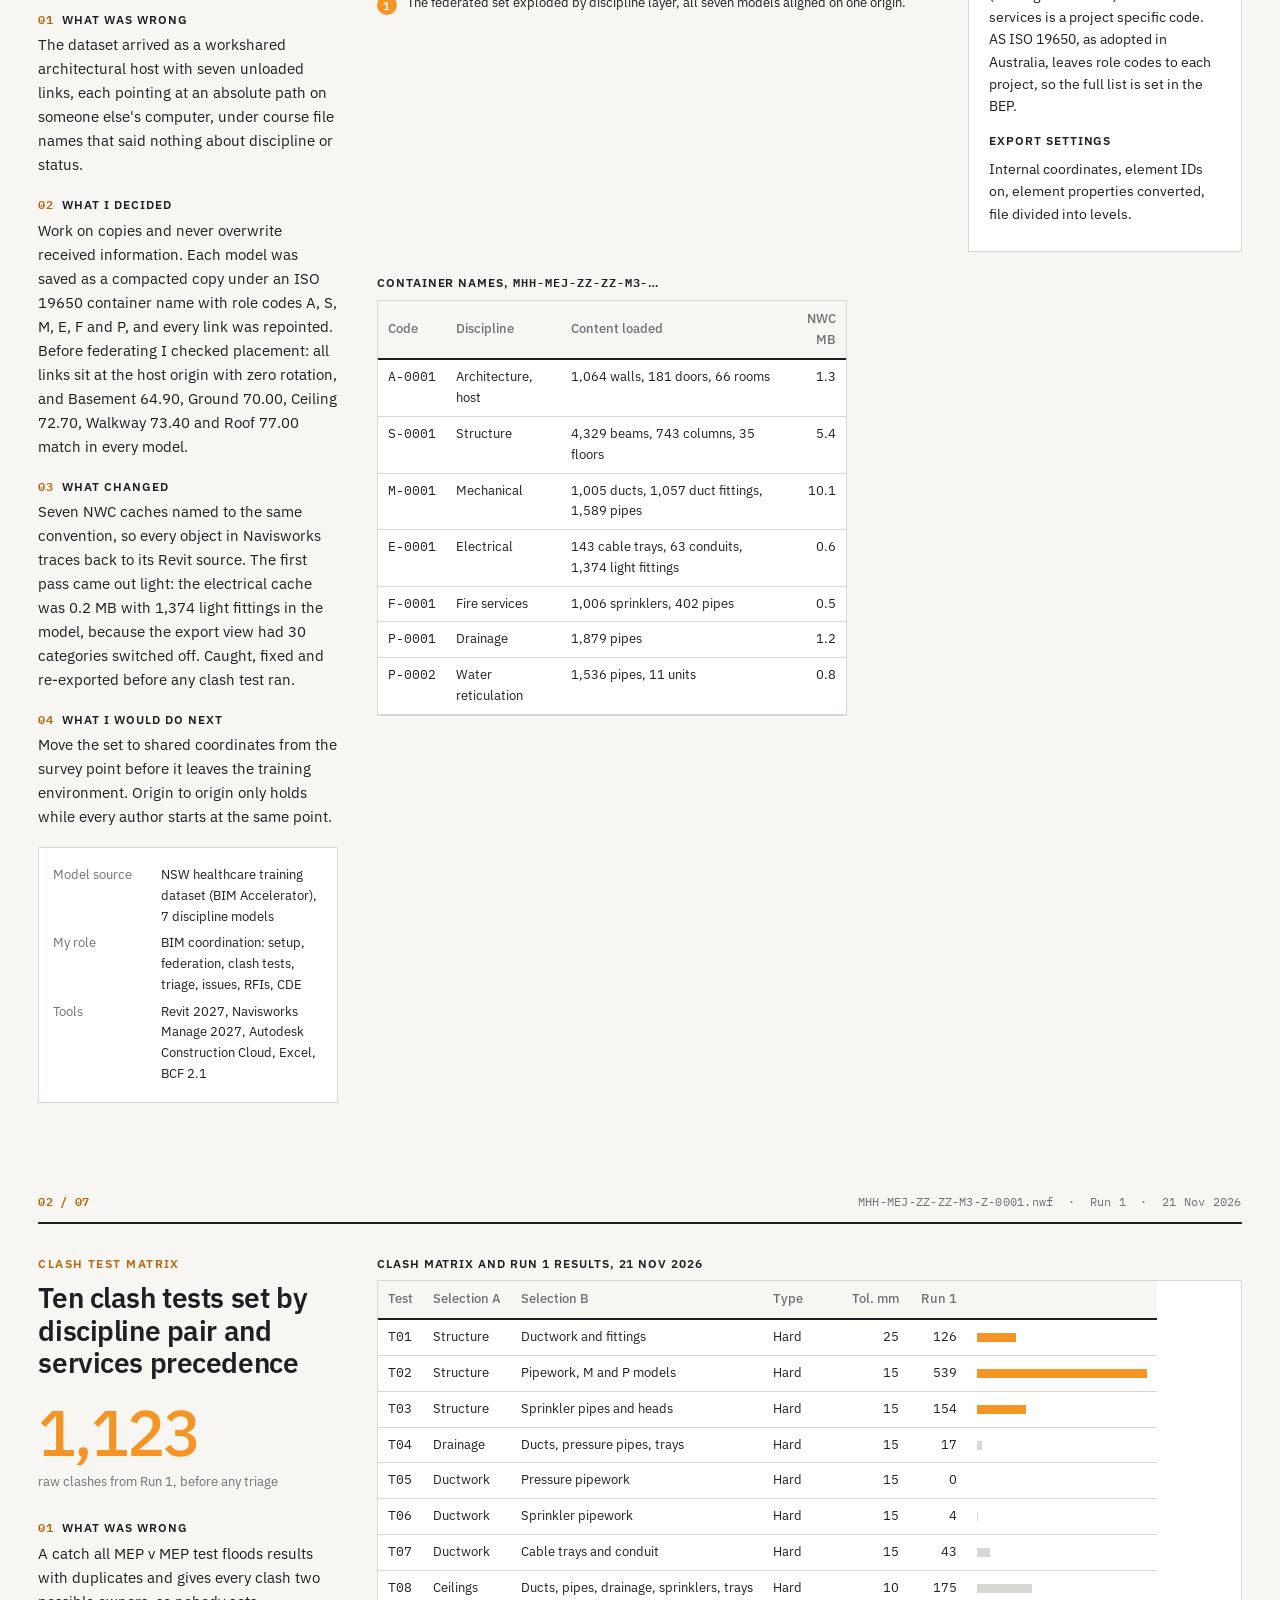
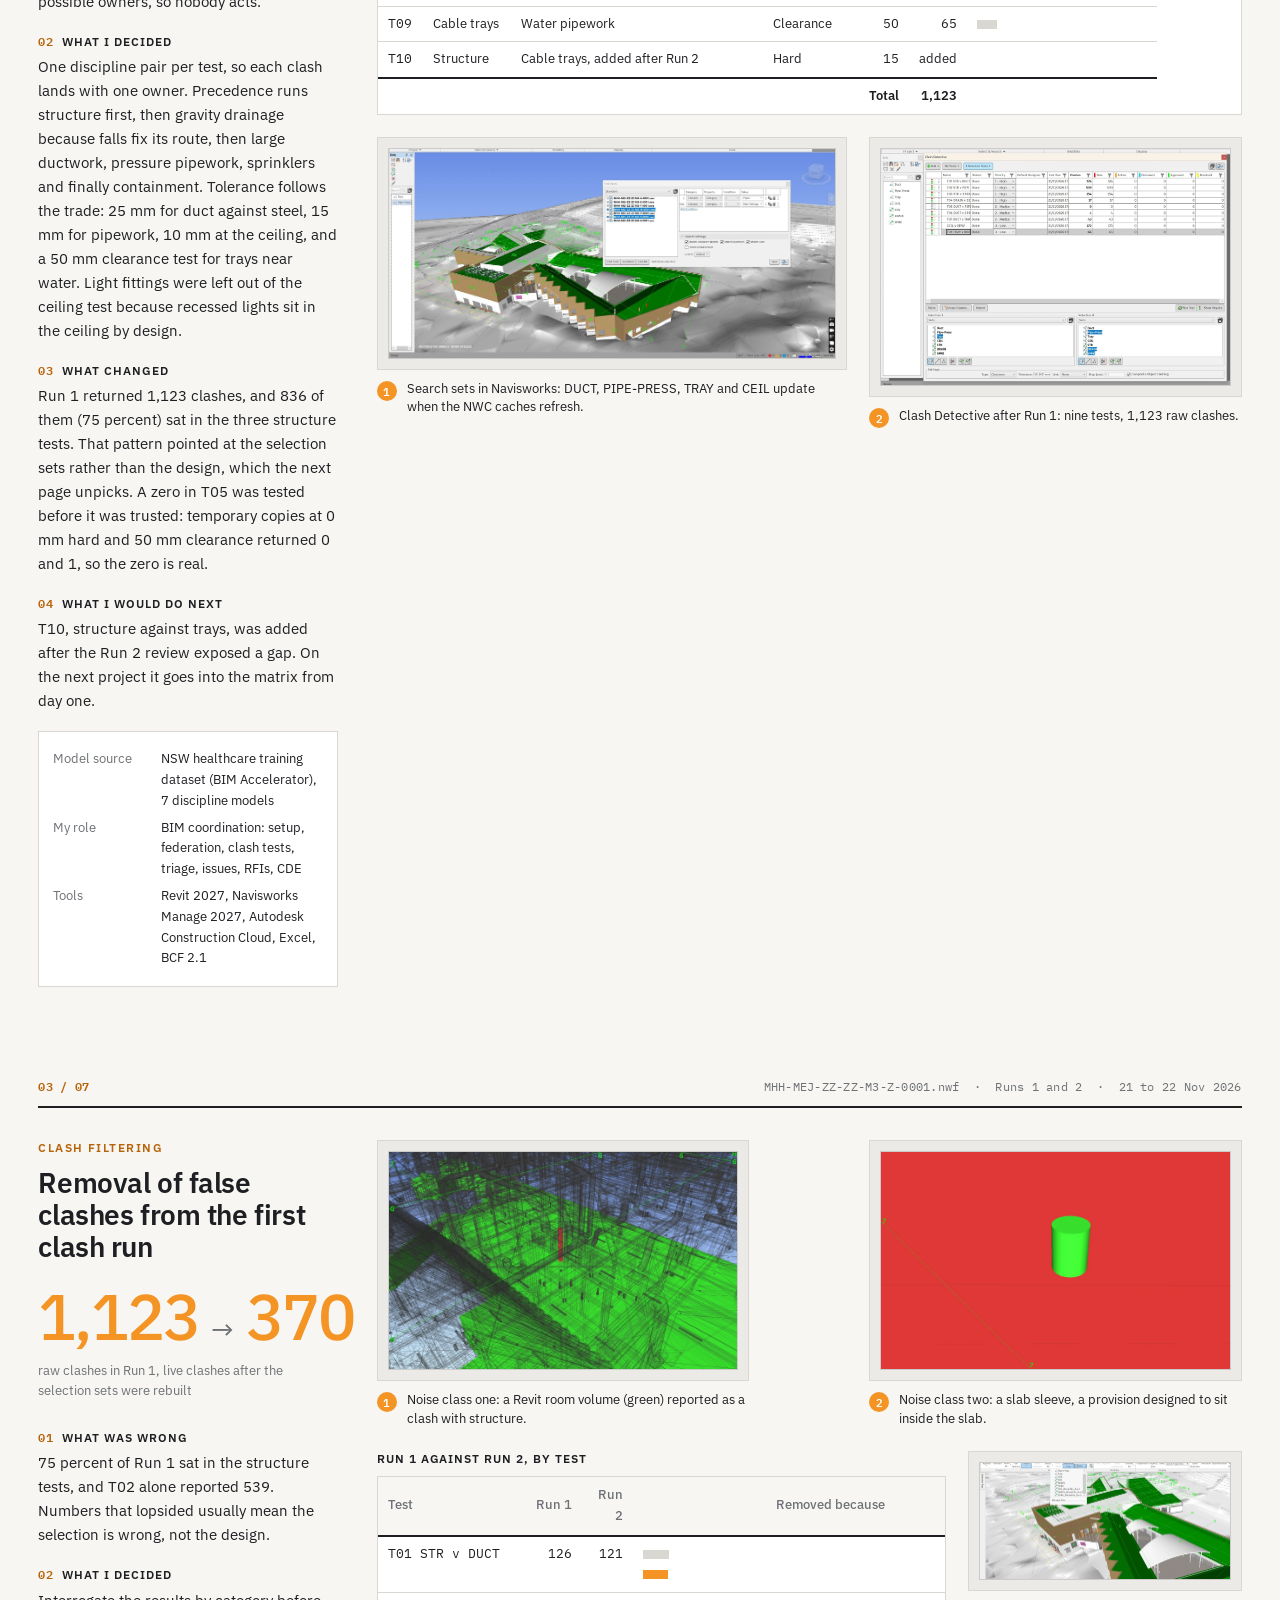
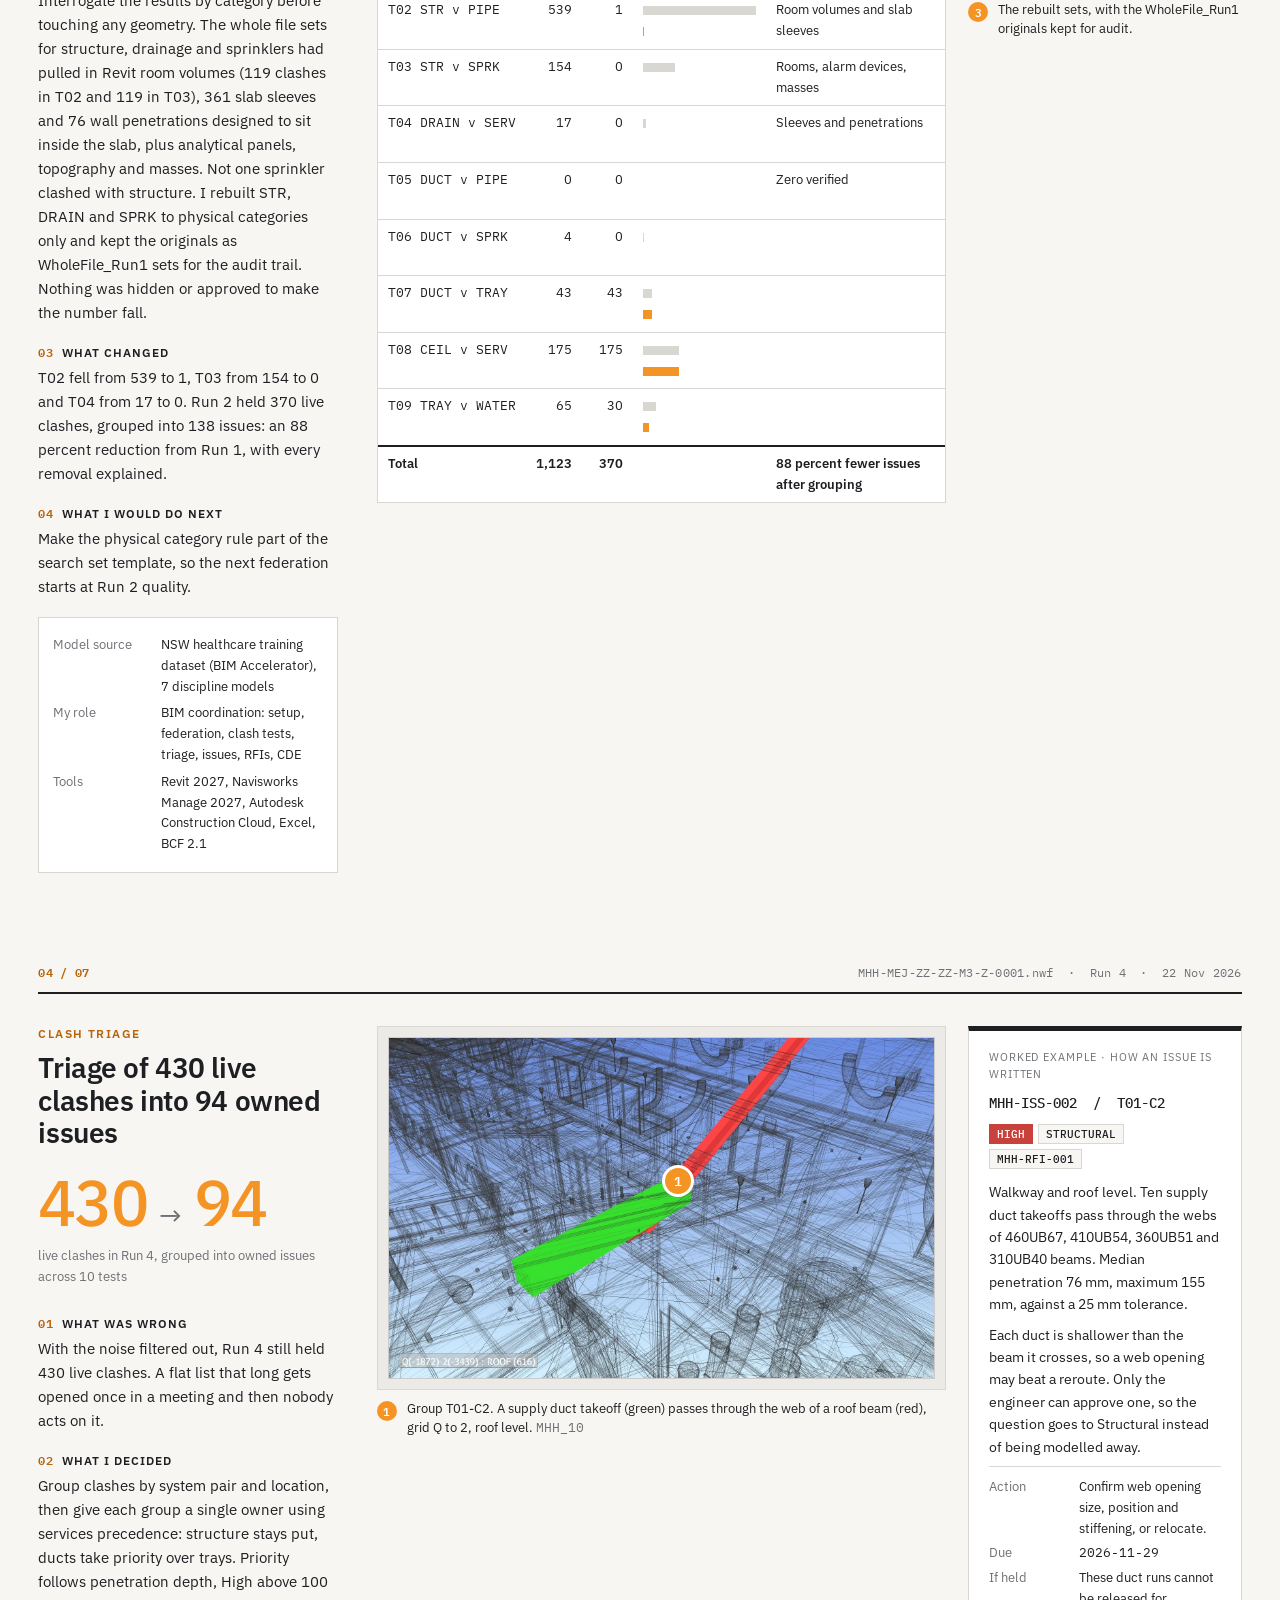
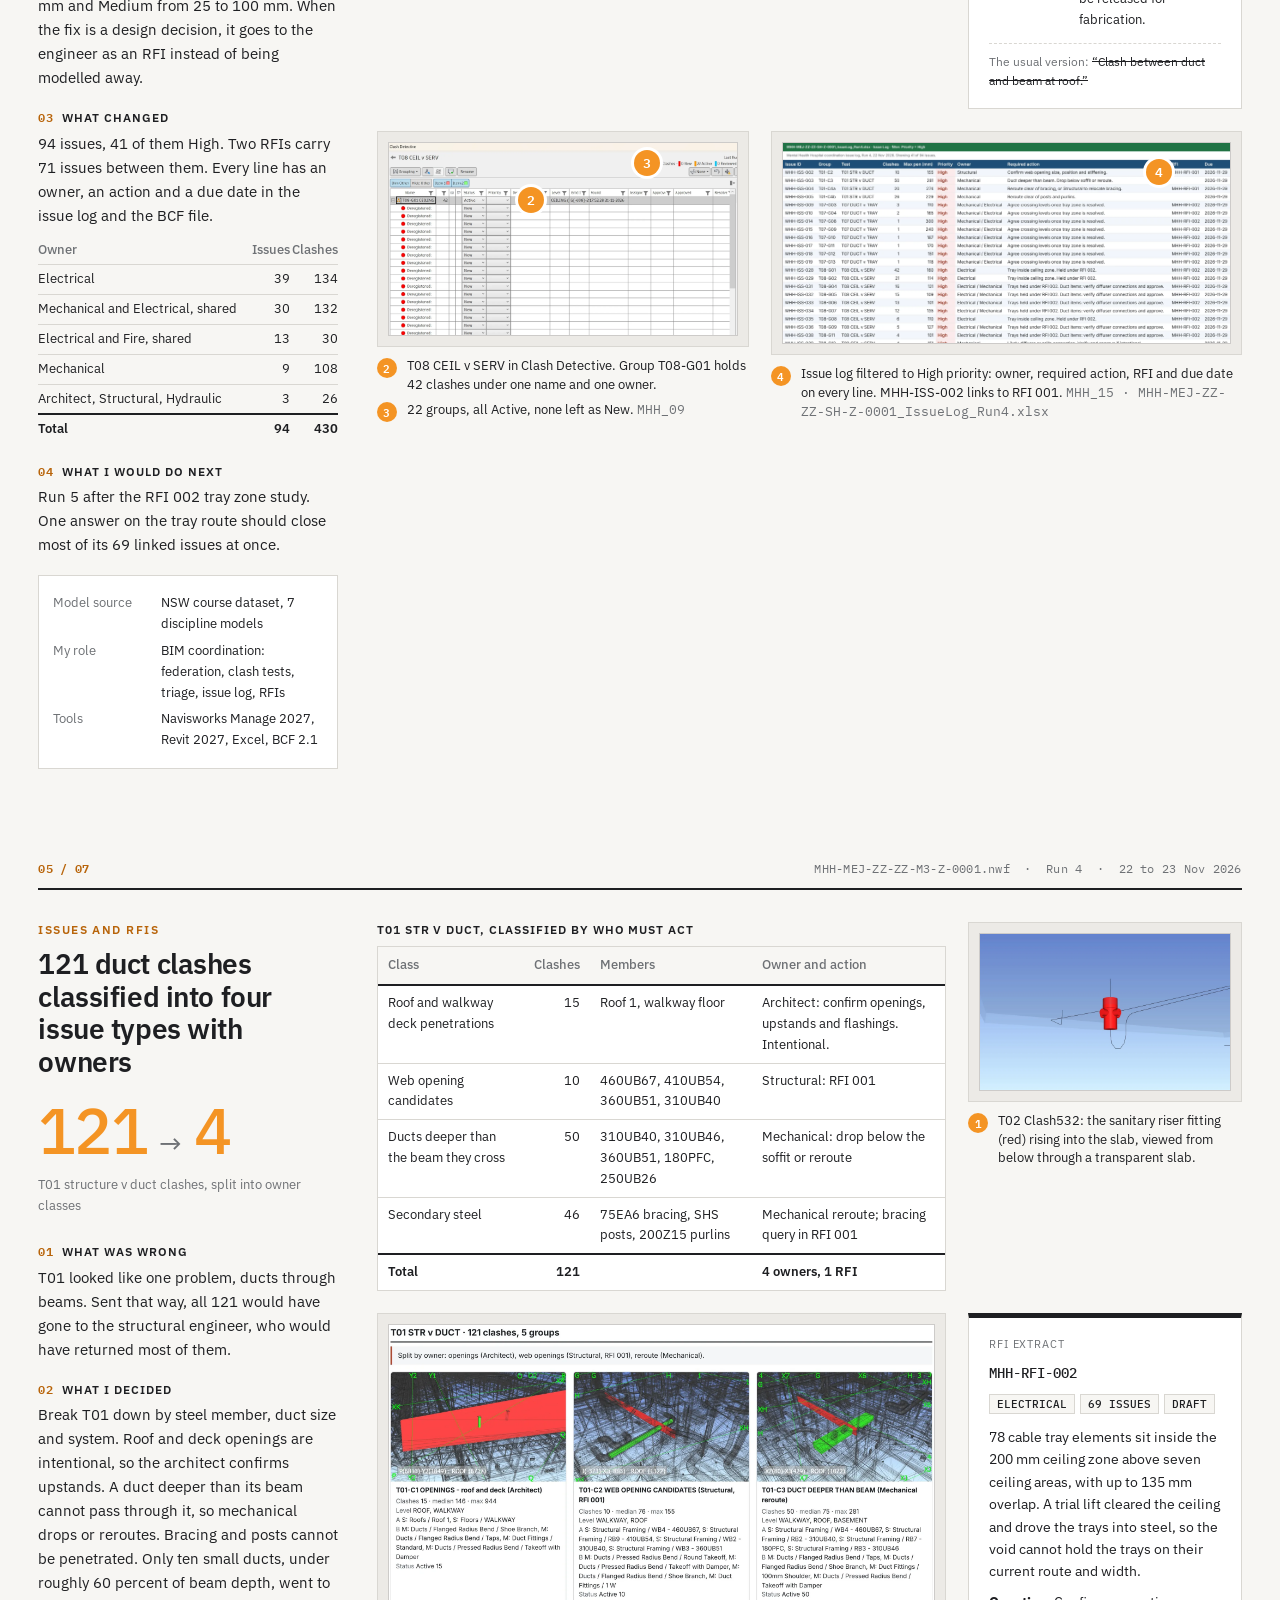
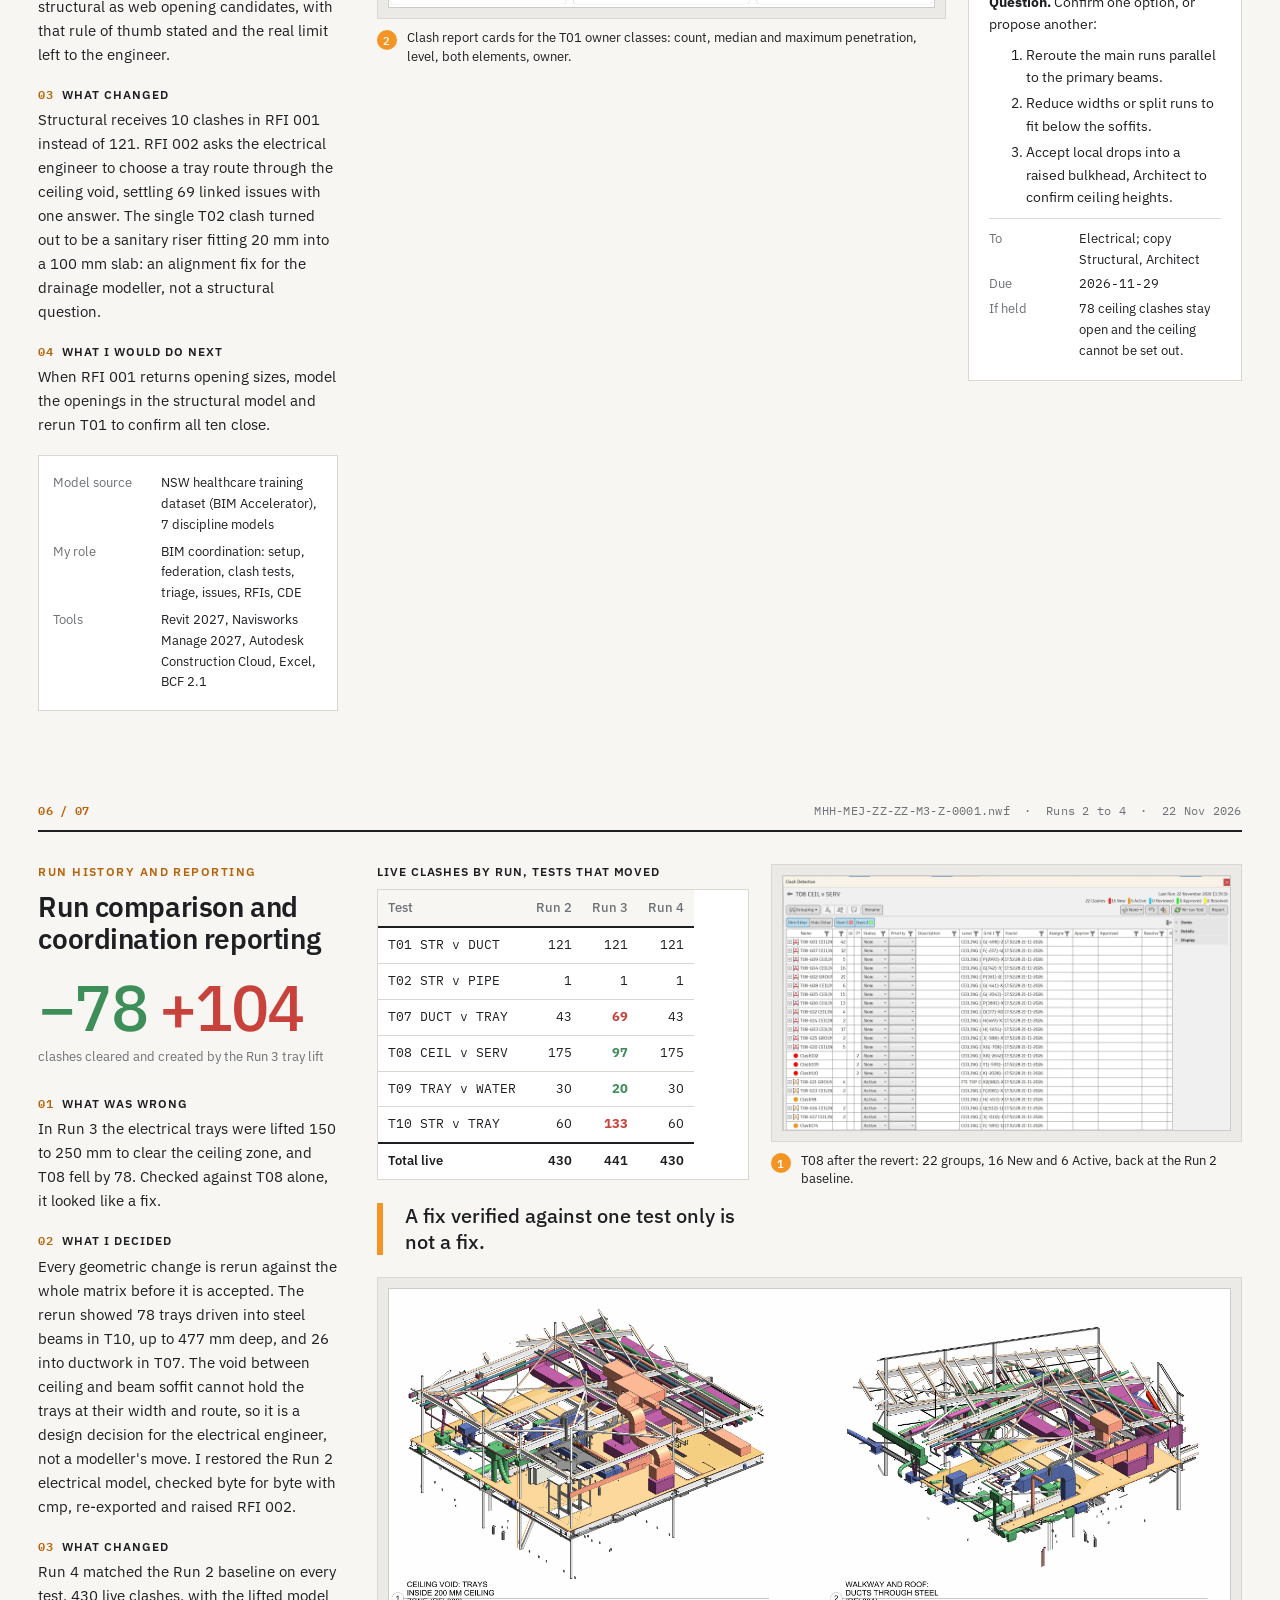
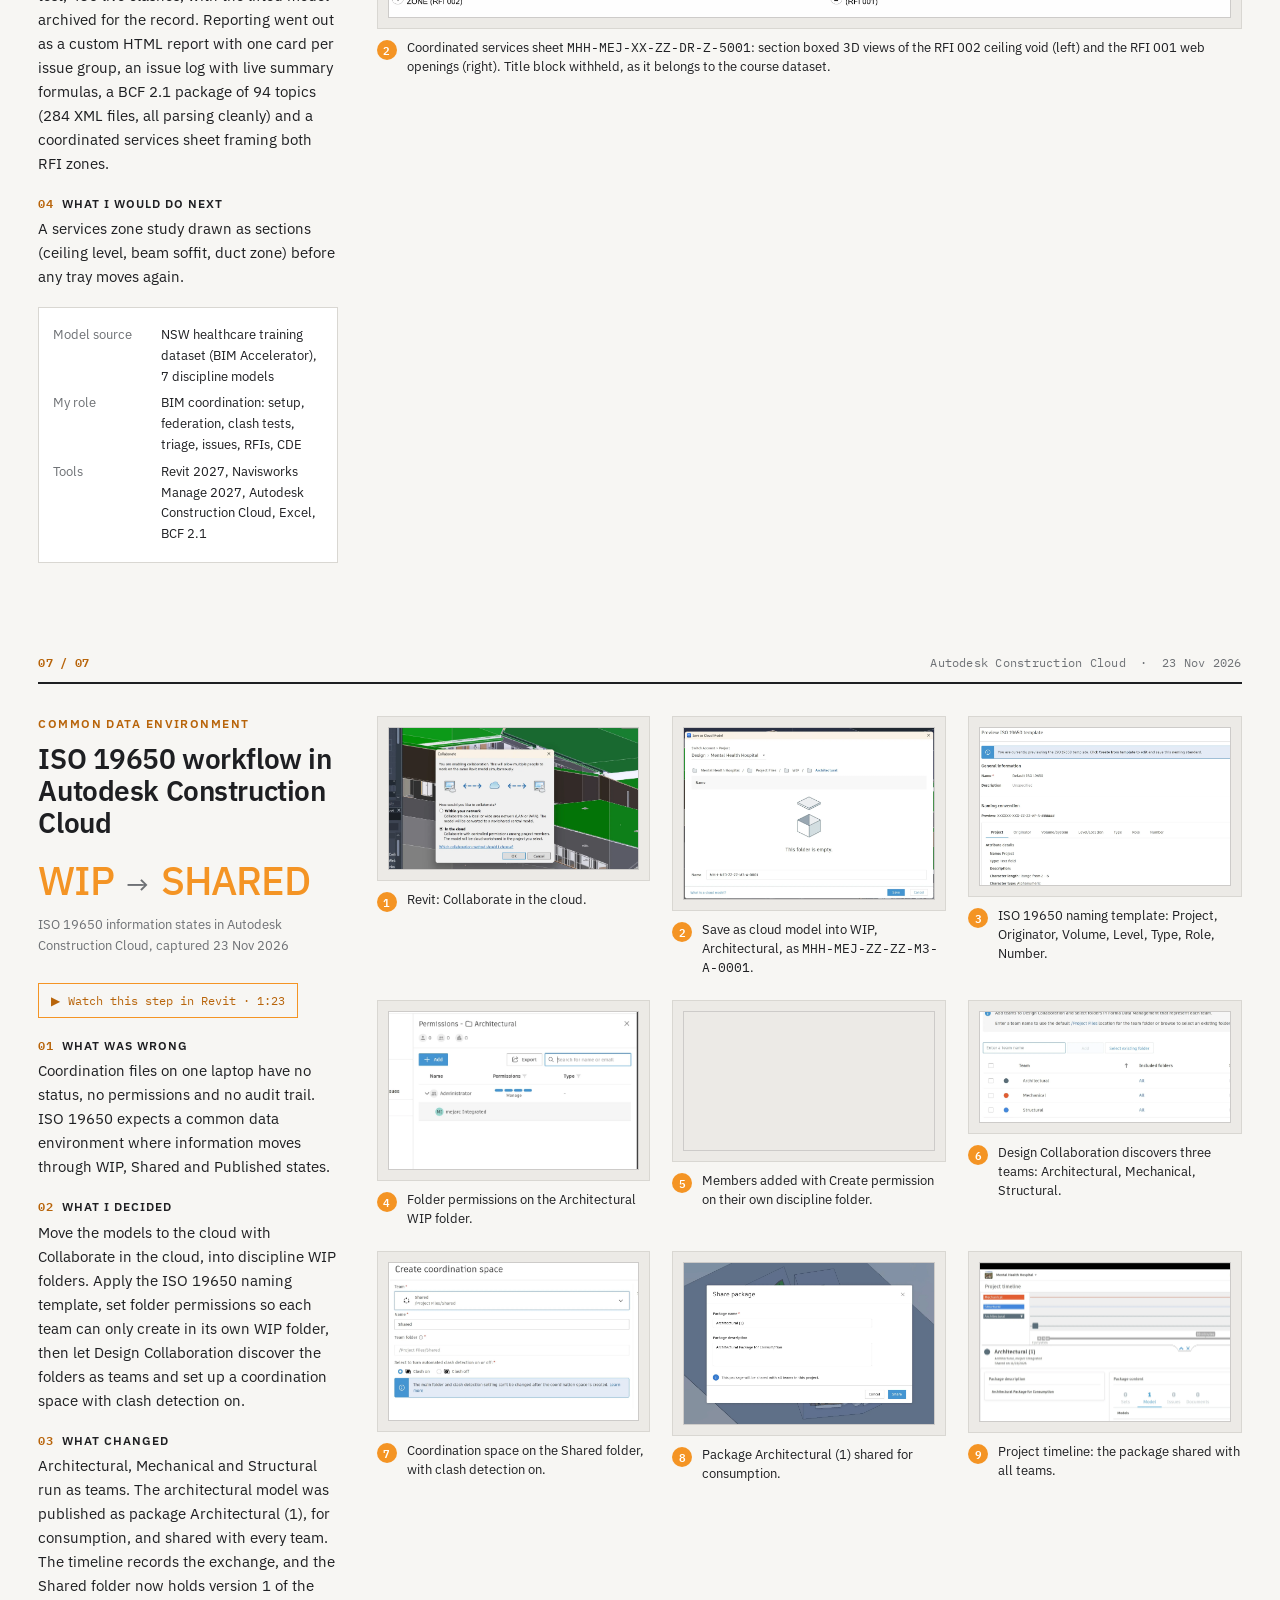
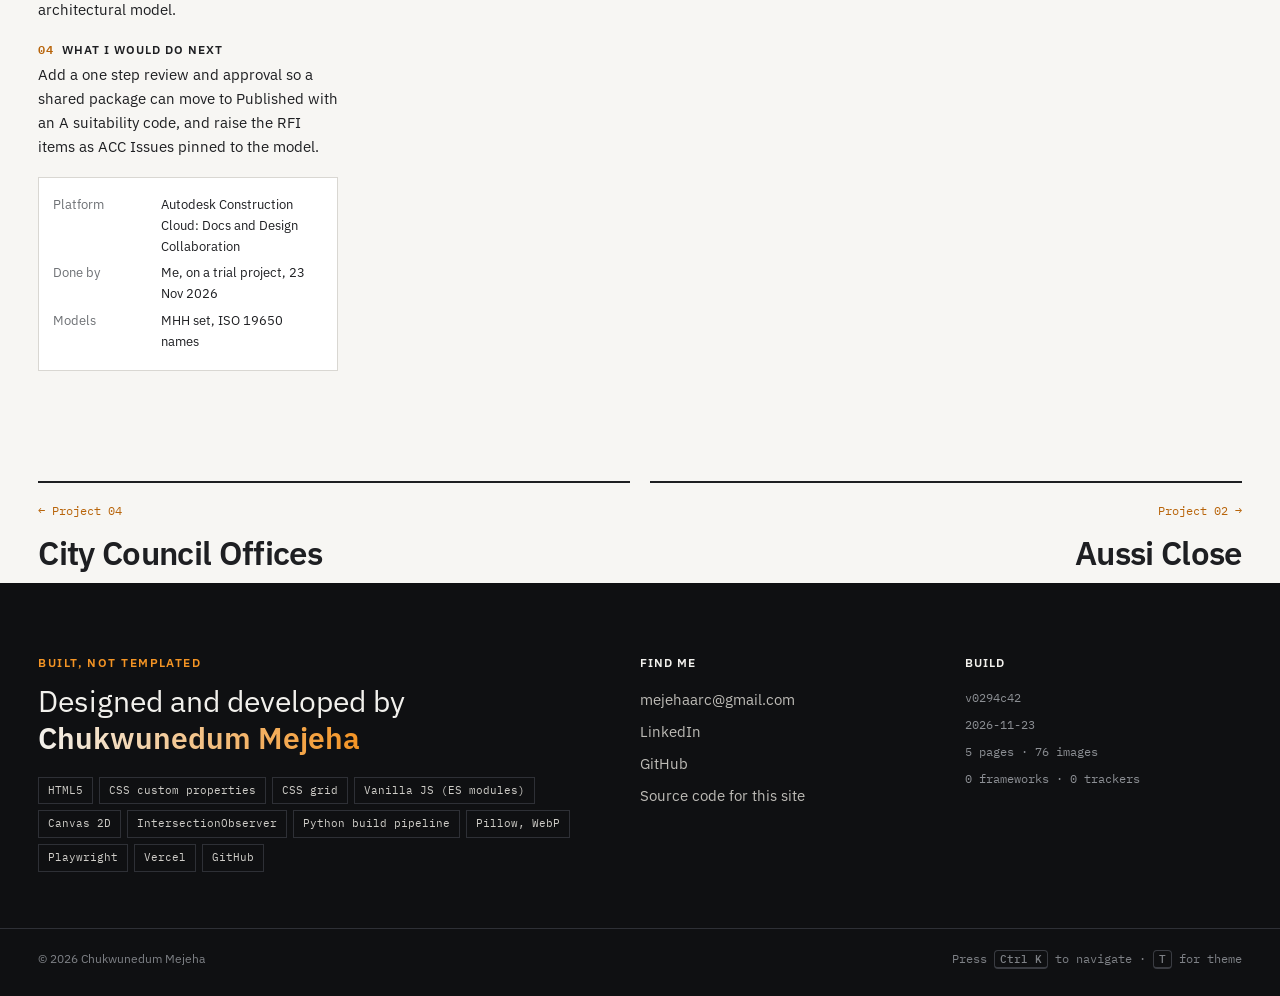
<file: mhh/index.html>
<!doctype html>
<html lang="en-GB" data-theme="light">
<head>
<meta charset="utf-8">
<meta name="viewport" content="width=device-width,initial-scale=1">
<title>Mental Health Hospital · Chukwunedum Mejeha, BIM Technician</title>
<meta name="description" content="A single storey mental health unit with a basement, walkway and plant roof in New South Wales, supplied as a training dataset of seven discipline models. I">
<meta name="author" content="Chukwunedum Mejeha">
<meta property="og:title" content="Mental Health Hospital · Chukwunedum Mejeha, BIM Technician">
<meta property="og:description" content="A single storey mental health unit with a basement, walkway and plant roof in New South Wales, supplied as a training dataset of seven discipline models. I">
<meta property="og:type" content="website">
<meta property="og:url" content="https://chukwunedum-mejeha.vercel.app/mhh/">
<meta property="og:image" content="https://chukwunedum-mejeha.vercel.app/img/og.webp">
<meta name="theme-color" content="#1E1F22">
<link rel="icon" href="/favicon.svg" type="image/svg+xml">
<link rel="preconnect" href="https://fonts.googleapis.com"><link rel="preconnect" href="https://fonts.gstatic.com" crossorigin>
<link href="https://fonts.googleapis.com/css2?family=IBM+Plex+Mono:wght@400;500;600&family=IBM+Plex+Sans:wght@400;500;600;700&display=swap" rel="stylesheet">
<link rel="stylesheet" href="/assets/site.css?v=0294c42">
<script>try{var t=localStorage.getItem('theme');if(t)document.documentElement.dataset.theme=t;else if(matchMedia('(prefers-color-scheme: dark)').matches)document.documentElement.dataset.theme='dark'}catch(e){}</script>
</head>
<body>
<a class="skip" href="#main">Skip to content</a>
<div class="progress" aria-hidden="true"><span></span></div>
<header class="nav">
 <a class="brand" href="/" aria-label="Home"><span class="mono">CM</span><span class="bn">Chukwunedum Mejeha</span></a>
 <nav class="links" aria-label="Main">
  <a href="/#projects">Projects</a><a href="/#about">About</a><a href="/#skills">Skills</a><a href="/#experience">Experience</a><a href="/#contact">Contact</a>
 </nav>
 <div class="tools">
  <button class="kbtn" data-palette aria-label="Open command palette"><span>Search</span><kbd class="mono">Ctrl K</kbd></button>
  <button class="ibtn" data-theme-toggle aria-label="Toggle dark mode"><svg viewBox="0 0 24 24" width="18" height="18" aria-hidden="true"><path d="M12 3a9 9 0 1 0 9 9 7 7 0 0 1-9-9z" fill="currentColor"/></svg></button>
 </div>
</header>
<main id="main">
<section class="op">
 <div class="op-media" data-fade><img src="/img/mhh_render0.webp" width="1435" height="672" alt="Mental Health Hospital, render 1" class="on" fetchpriority=high><img src="/img/mhh_render1.webp" width="1470" height="672" alt="Mental Health Hospital, render 2" class="" loading=lazy><div class="op-grad"></div></div>
 <div class="wrap op-in">
  <a class="back mono" href="/#projects">← All projects</a>
  <div class="kicker">Project 01 · New South Wales, Australia</div>
  <h1 class="op-t">Mental Health Hospital</h1>
  <div class="op-code mono" data-scramble>MHH-MEJ-ZZ-ZZ-M3-Z-0001</div>
  <ul class="op-tags mono"><li>Healthcare</li><li>Federation</li><li>Clash detection</li><li>Issue management</li><li>CDE</li></ul>
 </div>
</section>
<section class="wrap op-body">
 <div class="op-ov reveal"><p>A single storey mental health unit with a basement, walkway and plant roof in New South Wales, supplied as a training dataset of seven discipline models. I took the set from unloaded links with broken paths to an ISO 19650 named federation, ran a ten test clash matrix over four runs, and closed with 94 owned issues, two RFIs to the engineers, a BCF package, a coordinated services sheet and a shared package in Autodesk Construction Cloud.</p><dl class="facts"><dt>Software</dt><dd>Revit 2027 · Navisworks Manage 2027 · Autodesk Construction Cloud · Excel · BCF 2.1</dd><dt>Location</dt><dd>New South Wales, Australia. Training dataset, not a live commission.</dd><dt>My role</dt><dd>BIM coordinator: model setup and naming, federation, clash matrix, triage, issue log, RFIs, CDE workflow</dd></dl></div>
 <div class="op-figs reveal"><div class="fg"><div class="fv"><span data-count="7">7</span></div><div class="fl">discipline models</div></div><div class="fg"><div class="fv"><span data-count="10">10</span></div><div class="fl">clash tests</div></div><div class="fg"><div class="fv"><span data-count="1,123">1,123</span></div><div class="fl">raw clashes, Run 1</div></div><div class="fg"><div class="fv"><span data-count="430">430</span></div><div class="fl">live clashes, Run 4</div></div><div class="fg"><div class="fv"><span data-count="94">94</span></div><div class="fl">owned issues</div></div><div class="fg"><div class="fv"><span data-count="2">2</span></div><div class="fl">RFIs to engineers</div></div></div>
</section><div class="toc" data-toc><div class="wrap toc-in"><span class="mono toc-l">MHH</span><a href="#workflow-on-video"><span class="mono">▶</span>Watch in Revit</a><a href="#model-federation"><span class="mono">01</span>Model federation</a><a href="#clash-test-matrix"><span class="mono">02</span>Clash test matrix</a><a href="#clash-filtering"><span class="mono">03</span>Clash filtering</a><a href="#clash-triage"><span class="mono">04</span>Clash triage</a><a href="#issues-and-rfis"><span class="mono">05</span>Issues and RFIs</a><a href="#run-history-and-reporting"><span class="mono">06</span>Run history and reporting</a><a href="#common-data-environment"><span class="mono">07</span>Common data environment</a></div></div><section class="sheet vids" id="workflow-on-video">
 <div class="wrap">
  <div class="sh-hdr mono"><span>Video · 02 clips</span><span>Screen recordings&nbsp;&nbsp;·&nbsp;&nbsp;Revit 2027&nbsp;&nbsp;·&nbsp;&nbsp;Autodesk Construction Cloud</span></div>
  <div class="vids-h">
   <div class="kicker">Watch the workflow</div>
   <h2>Federation and cloud worksharing, recorded in Revit</h2>
   <p>The case study below shows the results. These 2 clips show the setup work behind them, about 3 minutes in total, both silent. Use the chapter links to skip straight to a step.</p>
  </div>
  <div class="vids-g"><article class="vc reveal" id="mhh-v01">
  <div class="vc-media">
   <video preload="none" playsinline muted controls controlslist="nodownload noremoteplayback" disablepictureinpicture
     width="1280" height="686" poster="/video/mhh_v01_poster.webp" aria-label="Linking the structural model and acquiring shared coordinates, screen recording, 1:31, no audio">
    <source src="/video/mhh_v01_linking_models.mp4" type="video/mp4">
   </video>
   <button type="button" class="vc-play" aria-label="Play: Linking the structural model and acquiring shared coordinates"><span class="vc-btn" aria-hidden="true"></span><span class="vc-dur mono">1:31</span></button>
  </div>
  <div class="vc-body">
   <div class="vc-k mono"><span>Clip 01</span><span>1:31 · Revit 2027 · no audio</span></div>
   <h3>Linking the structural model and acquiring shared coordinates</h3>
   <p>Inside the architectural model I open Manage Links, bring in the structural model from the project's cloud folder, check it in 3D against the site, then acquire coordinates from the link so both disciplines share one survey point.</p>
   <div class="vc-chl mono">Jump to</div>
   <ol class="vc-chs"><li><button type="button" class="vc-ch" data-t="0"><span class="mono">0:00</span>Manage Links</button></li><li><button type="button" class="vc-ch" data-t="5"><span class="mono">0:05</span>Link the structural model from the cloud</button></li><li><button type="button" class="vc-ch" data-t="30"><span class="mono">0:30</span>Check the link in 3D</button></li><li><button type="button" class="vc-ch" data-t="45"><span class="mono">0:45</span>Acquire coordinates from the link</button></li><li><button type="button" class="vc-ch" data-t="65"><span class="mono">1:05</span>Review the federated model</button></li></ol>
   <ul class="vc-tags mono"><li>Revit links</li><li>Shared coordinates</li><li>Federation</li><li>Cloud models</li></ul>
   <a class="vc-see mono" href="#model-federation">Full write up: 01 Model federation <i>→</i></a>
  </div>
 </article><article class="vc reveal" id="mhh-v02">
  <div class="vc-media">
   <video preload="none" playsinline muted controls controlslist="nodownload noremoteplayback" disablepictureinpicture
     width="1280" height="686" poster="/video/mhh_v02_poster.webp" aria-label="Moving the structural model into the cloud for team worksharing, screen recording, 1:23, no audio">
    <source src="/video/mhh_v02_cloud_collaboration.mp4" type="video/mp4">
   </video>
   <button type="button" class="vc-play" aria-label="Play: Moving the structural model into the cloud for team worksharing"><span class="vc-btn" aria-hidden="true"></span><span class="vc-dur mono">1:23</span></button>
  </div>
  <div class="vc-body">
   <div class="vc-k mono"><span>Clip 02</span><span>1:23 · Revit 2027 · no audio</span></div>
   <h3>Moving the structural model into the cloud for team worksharing</h3>
   <p>From the structural model I run Collaborate in Cloud, save it into the Structural folder of the Hospital Project in Autodesk Docs, synchronize with central, then confirm the cloud model sits in the right folder from Revit Home.</p>
   <div class="vc-chl mono">Jump to</div>
   <ol class="vc-chs"><li><button type="button" class="vc-ch" data-t="0"><span class="mono">0:00</span>The structural model</button></li><li><button type="button" class="vc-ch" data-t="15"><span class="mono">0:15</span>Collaborate in Cloud, pick the folder</button></li><li><button type="button" class="vc-ch" data-t="25"><span class="mono">0:25</span>Save as cloud model</button></li><li><button type="button" class="vc-ch" data-t="50"><span class="mono">0:50</span>Check it in Autodesk Docs</button></li><li><button type="button" class="vc-ch" data-t="65"><span class="mono">1:05</span>Synchronize with central</button></li><li><button type="button" class="vc-ch" data-t="75"><span class="mono">1:15</span>Confirm in project files</button></li></ol>
   <ul class="vc-tags mono"><li>Autodesk Construction Cloud</li><li>Cloud worksharing</li><li>Synchronize with central</li><li>CDE</li></ul>
   <a class="vc-see mono" href="#common-data-environment">Full write up: 07 Common data environment <i>→</i></a>
  </div>
 </article></div>
 </div>
</section><section class="sheet" id="model-federation">
 <div class="wrap">
  <div class="sh-hdr mono"><span>01 / 07</span><span>MHH-MEJ-ZZ-ZZ-M3-Z-0001.nwf&nbsp;&nbsp;·&nbsp;&nbsp;21 Nov 2026</span></div>
  <div class="sh-grid">
   <aside class="sh-left">
    <div class="kicker">Model federation</div>
    <h2>Federation of seven discipline models under ISO 19650 naming</h2>
    <div class="hero"><span class="n" data-count="7">7</span><span class="arr">→</span><span class="n" data-count="1">1</span></div>
    <div class="herocap">discipline models federated on one origin into <span class='mono'>MHH-MEJ-ZZ-ZZ-M3-Z-0001.nwf</span></div>
    <a class="watch mono" href="#mhh-v01"><span aria-hidden="true">▶</span> Watch this step in Revit · 1:31</a>
    <div class="qs"><div class="q"><h3><span class="mono">01</span>What was wrong</h3><p>The dataset arrived as a workshared architectural host with seven unloaded links, each pointing at an absolute path on someone else's computer, under course file names that said nothing about discipline or status.</p></div><div class="q"><h3><span class="mono">02</span>What I decided</h3><p>Work on copies and never overwrite received information. Each model was saved as a compacted copy under an ISO 19650 container name with role codes A, S, M, E, F and P, and every link was repointed. Before federating I checked placement: all links sit at the host origin with zero rotation, and Basement 64.90, Ground 70.00, Ceiling 72.70, Walkway 73.40 and Roof 77.00 match in every model.</p></div><div class="q"><h3><span class="mono">03</span>What changed</h3><p>Seven NWC caches named to the same convention, so every object in Navisworks traces back to its Revit source. The first pass came out light: the electrical cache was 0.2 MB with 1,374 light fittings in the model, because the export view had 30 categories switched off. Caught, fixed and re-exported before any clash test ran.</p></div><div class="q"><h3><span class="mono">04</span>What I would do next</h3><p>Move the set to shared coordinates from the survey point before it leaves the training environment. Origin to origin only holds while every author starts at the same point.</p></div></div>
    <dl class="role"><div><dt>Model source</dt><dd>NSW healthcare training dataset (BIM Accelerator), 7 discipline models</dd></div><div><dt>My role</dt><dd>BIM coordination: setup, federation, clash tests, triage, issues, RFIs, CDE</dd></div><div><dt>Tools</dt><dd>Revit 2027, Navisworks Manage 2027, Autodesk Construction Cloud, Excel, BCF 2.1</dd></div></dl>
   </aside>
   <div class="sh-ev"><div class="band"><div class="stack" style="--c0:1;--c1:7"><figure class="fig reveal"><div class="mat"><button class="zoom" data-full="/img/mhh01x.webp" aria-label="Enlarge image"><img src="/img/mhh01x.webp" width="2000" height="1188" alt="The federated set exploded by discipline layer, all seven models aligned on one origin." loading="eager" decoding="async"><span class="zi" aria-hidden="true">⤢</span></button></div><figcaption class="cap"><span class=num>1</span><span>The federated set exploded by discipline layer, all seven models aligned on one origin.</span></figcaption></figure></div><div class="stack" style="--c0:7;--c1:10"><figure class="fig reveal"><div class="mat"><button class="zoom" data-full="/img/mhh00links.webp" aria-label="Enlarge image"><img src="/img/mhh00links.webp" width="1918" height="1092" alt="Navisworks Append: the seven NWC caches, each named to the container convention." loading="lazy" decoding="async"><span class="zi" aria-hidden="true">⤢</span></button></div><figcaption class="cap"><span class=num>2</span><span>Navisworks Append: the seven NWC caches, each named to the container convention.</span></figcaption></figure><div class="bx card reveal"><div class="sec">Role codes</div><p>A architect, S structural, M mechanical, E electrical, P hydraulic (drainage and water). F for fire services is a project specific code. AS ISO 19650, as adopted in Australia, leaves role codes to each project, so the full list is set in the BEP.</p><div class="sec" style="margin-top:4mm">Export settings</div><p>Internal coordinates, element IDs on, element properties converted, file divided into levels.</p></div></div></div><div class="band"><div class="stack" style="--c0:1;--c1:6"><div class="bx  reveal"><div class="sec">Container names, <span class="mono">MHH-MEJ-ZZ-ZZ-M3-</span>…</div><table class="dt"><tr><th class="">Code</th><th class="">Discipline</th><th class="">Content loaded</th><th class="r">NWC MB</th></tr><tr class=""><td class=""><span class='mono'>A-0001</span></td><td class="">Architecture, host</td><td class="">1,064 walls, 181 doors, 66 rooms</td><td class="r">1.3</td></tr><tr class=""><td class=""><span class='mono'>S-0001</span></td><td class="">Structure</td><td class="">4,329 beams, 743 columns, 35 floors</td><td class="r">5.4</td></tr><tr class=""><td class=""><span class='mono'>M-0001</span></td><td class="">Mechanical</td><td class="">1,005 ducts, 1,057 duct fittings, 1,589 pipes</td><td class="r">10.1</td></tr><tr class=""><td class=""><span class='mono'>E-0001</span></td><td class="">Electrical</td><td class="">143 cable trays, 63 conduits, 1,374 light fittings</td><td class="r">0.6</td></tr><tr class=""><td class=""><span class='mono'>F-0001</span></td><td class="">Fire services</td><td class="">1,006 sprinklers, 402 pipes</td><td class="r">0.5</td></tr><tr class=""><td class=""><span class='mono'>P-0001</span></td><td class="">Drainage</td><td class="">1,879 pipes</td><td class="r">1.2</td></tr><tr class=""><td class=""><span class='mono'>P-0002</span></td><td class="">Water reticulation</td><td class="">1,536 pipes, 11 units</td><td class="r">0.8</td></tr></table></div></div></div></div>
  </div>
 </div>
</section><section class="sheet" id="clash-test-matrix">
 <div class="wrap">
  <div class="sh-hdr mono"><span>02 / 07</span><span>MHH-MEJ-ZZ-ZZ-M3-Z-0001.nwf&nbsp;&nbsp;·&nbsp;&nbsp;Run 1&nbsp;&nbsp;·&nbsp;&nbsp;21 Nov 2026</span></div>
  <div class="sh-grid">
   <aside class="sh-left">
    <div class="kicker">Clash test matrix</div>
    <h2>Ten clash tests set by discipline pair and services precedence</h2>
    <div class="hero"><span class="n" data-count="1,123">1,123</span></div>
    <div class="herocap">raw clashes from Run 1, before any triage</div>
    <div class="qs"><div class="q"><h3><span class="mono">01</span>What was wrong</h3><p>A catch all MEP v MEP test floods results with duplicates and gives every clash two possible owners, so nobody acts.</p></div><div class="q"><h3><span class="mono">02</span>What I decided</h3><p>One discipline pair per test, so each clash lands with one owner. Precedence runs structure first, then gravity drainage because falls fix its route, then large ductwork, pressure pipework, sprinklers and finally containment. Tolerance follows the trade: 25 mm for duct against steel, 15 mm for pipework, 10 mm at the ceiling, and a 50 mm clearance test for trays near water. Light fittings were left out of the ceiling test because recessed lights sit in the ceiling by design.</p></div><div class="q"><h3><span class="mono">03</span>What changed</h3><p>Run 1 returned 1,123 clashes, and 836 of them (75 percent) sat in the three structure tests. That pattern pointed at the selection sets rather than the design, which the next page unpicks. A zero in T05 was tested before it was trusted: temporary copies at 0 mm hard and 50 mm clearance returned 0 and 1, so the zero is real.</p></div><div class="q"><h3><span class="mono">04</span>What I would do next</h3><p>T10, structure against trays, was added after the Run 2 review exposed a gap. On the next project it goes into the matrix from day one.</p></div></div>
    <dl class="role"><div><dt>Model source</dt><dd>NSW healthcare training dataset (BIM Accelerator), 7 discipline models</dd></div><div><dt>My role</dt><dd>BIM coordination: setup, federation, clash tests, triage, issues, RFIs, CDE</dd></div><div><dt>Tools</dt><dd>Revit 2027, Navisworks Manage 2027, Autodesk Construction Cloud, Excel, BCF 2.1</dd></div></dl>
   </aside>
   <div class="sh-ev"><div class="band"><div class="stack" style="--c0:1;--c1:10"><div class="bx  reveal"><div class="sec">Clash matrix and Run 1 results, 21 Nov 2026</div><table class="dt"><tr><th class="">Test</th><th class="">Selection A</th><th class="">Selection B</th><th class="">Type</th><th class="r">Tol. mm</th><th class="r">Run 1</th><th class=""></th></tr><tr class=""><td class=""><span class='mono'>T01</span></td><td class="">Structure</td><td class="">Ductwork and fittings</td><td class="">Hard</td><td class="r">25</td><td class="r">126</td><td class=""><span class="bar a" style="width:10.5mm"></span></td></tr><tr class=""><td class=""><span class='mono'>T02</span></td><td class="">Structure</td><td class="">Pipework, M and P models</td><td class="">Hard</td><td class="r">15</td><td class="r">539</td><td class=""><span class="bar a" style="width:45.0mm"></span></td></tr><tr class=""><td class=""><span class='mono'>T03</span></td><td class="">Structure</td><td class="">Sprinkler pipes and heads</td><td class="">Hard</td><td class="r">15</td><td class="r">154</td><td class=""><span class="bar a" style="width:12.9mm"></span></td></tr><tr class=""><td class=""><span class='mono'>T04</span></td><td class="">Drainage</td><td class="">Ducts, pressure pipes, trays</td><td class="">Hard</td><td class="r">15</td><td class="r">17</td><td class=""><span class="bar" style="width:1.4mm"></span></td></tr><tr class=""><td class=""><span class='mono'>T05</span></td><td class="">Ductwork</td><td class="">Pressure pipework</td><td class="">Hard</td><td class="r">15</td><td class="r">0</td><td class=""><span class="bar" style="width:0.0mm"></span></td></tr><tr class=""><td class=""><span class='mono'>T06</span></td><td class="">Ductwork</td><td class="">Sprinkler pipework</td><td class="">Hard</td><td class="r">15</td><td class="r">4</td><td class=""><span class="bar" style="width:0.4mm"></span></td></tr><tr class=""><td class=""><span class='mono'>T07</span></td><td class="">Ductwork</td><td class="">Cable trays and conduit</td><td class="">Hard</td><td class="r">15</td><td class="r">43</td><td class=""><span class="bar" style="width:3.6mm"></span></td></tr><tr class=""><td class=""><span class='mono'>T08</span></td><td class="">Ceilings</td><td class="">Ducts, pipes, drainage, sprinklers, trays</td><td class="">Hard</td><td class="r">10</td><td class="r">175</td><td class=""><span class="bar" style="width:14.6mm"></span></td></tr><tr class=""><td class=""><span class='mono'>T09</span></td><td class="">Cable trays</td><td class="">Water pipework</td><td class="">Clearance</td><td class="r">50</td><td class="r">65</td><td class=""><span class="bar" style="width:5.4mm"></span></td></tr><tr class=""><td class=""><span class='mono'>T10</span></td><td class="">Structure</td><td class="">Cable trays, added after Run 2</td><td class="">Hard</td><td class="r">15</td><td class="r">added</td><td class=""><span class="bar" style="width:0.0mm"></span></td></tr><tr class="t"><td class=""></td><td class=""></td><td class=""></td><td class=""></td><td class="r">Total</td><td class="r">1,123</td><td class=""></td></tr></table></div></div></div><div class="band"><div class="stack" style="--c0:1;--c1:6"><figure class="fig reveal"><div class="mat"><button class="zoom" data-full="/img/mhh01sets.webp" aria-label="Enlarge image"><img src="/img/mhh01sets.webp" width="2000" height="934" alt="Search sets in Navisworks: DUCT, PIPE-PRESS, TRAY and CEIL update when the NWC caches refresh." loading="eager" decoding="async"><span class="zi" aria-hidden="true">⤢</span></button></div><figcaption class="cap"><span class=num>1</span><span>Search sets in Navisworks: DUCT, PIPE-PRESS, TRAY and CEIL update when the NWC caches refresh.</span></figcaption></figure></div><div class="stack" style="--c0:6;--c1:10"><figure class="fig reveal"><div class="mat"><button class="zoom" data-full="/img/mhh03.webp" aria-label="Enlarge image"><img src="/img/mhh03.webp" width="2000" height="1357" alt="Clash Detective after Run 1: nine tests, 1,123 raw clashes." loading="lazy" decoding="async"><span class="zi" aria-hidden="true">⤢</span></button></div><figcaption class="cap"><span class=num>2</span><span>Clash Detective after Run 1: nine tests, 1,123 raw clashes.</span></figcaption></figure></div></div></div>
  </div>
 </div>
</section><section class="sheet" id="clash-filtering">
 <div class="wrap">
  <div class="sh-hdr mono"><span>03 / 07</span><span>MHH-MEJ-ZZ-ZZ-M3-Z-0001.nwf&nbsp;&nbsp;·&nbsp;&nbsp;Runs 1 and 2&nbsp;&nbsp;·&nbsp;&nbsp;21 to 22 Nov 2026</span></div>
  <div class="sh-grid">
   <aside class="sh-left">
    <div class="kicker">Clash filtering</div>
    <h2>Removal of false clashes from the first clash run</h2>
    <div class="hero"><span class="n" data-count="1,123">1,123</span><span class="arr">→</span><span class="n" data-count="370">370</span></div>
    <div class="herocap">raw clashes in Run 1, live clashes after the selection sets were rebuilt</div>
    <div class="qs"><div class="q"><h3><span class="mono">01</span>What was wrong</h3><p>75 percent of Run 1 sat in the structure tests, and T02 alone reported 539. Numbers that lopsided usually mean the selection is wrong, not the design.</p></div><div class="q"><h3><span class="mono">02</span>What I decided</h3><p>Interrogate the results by category before touching any geometry. The whole file sets for structure, drainage and sprinklers had pulled in Revit room volumes (119 clashes in T02 and 119 in T03), 361 slab sleeves and 76 wall penetrations designed to sit inside the slab, plus analytical panels, topography and masses. Not one sprinkler clashed with structure. I rebuilt STR, DRAIN and SPRK to physical categories only and kept the originals as WholeFile_Run1 sets for the audit trail. Nothing was hidden or approved to make the number fall.</p></div><div class="q"><h3><span class="mono">03</span>What changed</h3><p>T02 fell from 539 to 1, T03 from 154 to 0 and T04 from 17 to 0. Run 2 held 370 live clashes, grouped into 138 issues: an 88 percent reduction from Run 1, with every removal explained.</p></div><div class="q"><h3><span class="mono">04</span>What I would do next</h3><p>Make the physical category rule part of the search set template, so the next federation starts at Run 2 quality.</p></div></div>
    <dl class="role"><div><dt>Model source</dt><dd>NSW healthcare training dataset (BIM Accelerator), 7 discipline models</dd></div><div><dt>My role</dt><dd>BIM coordination: setup, federation, clash tests, triage, issues, RFIs, CDE</dd></div><div><dt>Tools</dt><dd>Revit 2027, Navisworks Manage 2027, Autodesk Construction Cloud, Excel, BCF 2.1</dd></div></dl>
   </aside>
   <div class="sh-ev"><div class="band"><div class="stack" style="--c0:1;--c1:5"><figure class="fig reveal"><div class="mat"><button class="zoom" data-full="/img/mhh06a.webp" aria-label="Enlarge image"><img src="/img/mhh06a.webp" width="1600" height="1000" alt="Noise class one: a Revit room volume (green) reported as a clash with structure." loading="eager" decoding="async"><span class="zi" aria-hidden="true">⤢</span></button></div><figcaption class="cap"><span class=num>1</span><span>Noise class one: a Revit room volume (green) reported as a clash with structure.</span></figcaption></figure></div><div class="stack" style="--c0:6;--c1:10"><figure class="fig reveal"><div class="mat"><button class="zoom" data-full="/img/mhh06b.webp" aria-label="Enlarge image"><img src="/img/mhh06b.webp" width="1600" height="1000" alt="Noise class two: a slab sleeve, a provision designed to sit inside the slab." loading="lazy" decoding="async"><span class="zi" aria-hidden="true">⤢</span></button></div><figcaption class="cap"><span class=num>2</span><span>Noise class two: a slab sleeve, a provision designed to sit inside the slab.</span></figcaption></figure></div></div><div class="band"><div class="stack" style="--c0:1;--c1:7"><div class="bx  reveal"><div class="sec">Run 1 against Run 2, by test</div><table class="dt"><tr><th class="">Test</th><th class="r">Run 1</th><th class="r">Run 2</th><th class=""></th><th class="">Removed because</th></tr><tr class=""><td class=""><span class='mono'>T01 STR v DUCT</span></td><td class="r">126</td><td class="r">121</td><td class=""><span class="bar" style="width:7.0mm"></span><br><span class="bar a" style="width:6.7mm"></span></td><td class=""></td></tr><tr class=""><td class=""><span class='mono'>T02 STR v PIPE</span></td><td class="r">539</td><td class="r">1</td><td class=""><span class="bar" style="width:30.0mm"></span><br><span class="bar a" style="width:0.4mm"></span></td><td class="">Room volumes and slab sleeves</td></tr><tr class=""><td class=""><span class='mono'>T03 STR v SPRK</span></td><td class="r">154</td><td class="r">0</td><td class=""><span class="bar" style="width:8.6mm"></span><br><span class="bar a" style="width:0.0mm"></span></td><td class="">Rooms, alarm devices, masses</td></tr><tr class=""><td class=""><span class='mono'>T04 DRAIN v SERV</span></td><td class="r">17</td><td class="r">0</td><td class=""><span class="bar" style="width:0.9mm"></span><br><span class="bar a" style="width:0.0mm"></span></td><td class="">Sleeves and penetrations</td></tr><tr class=""><td class=""><span class='mono'>T05 DUCT v PIPE</span></td><td class="r">0</td><td class="r">0</td><td class=""><span class="bar" style="width:0.0mm"></span><br><span class="bar a" style="width:0.0mm"></span></td><td class="">Zero verified</td></tr><tr class=""><td class=""><span class='mono'>T06 DUCT v SPRK</span></td><td class="r">4</td><td class="r">0</td><td class=""><span class="bar" style="width:0.4mm"></span><br><span class="bar a" style="width:0.0mm"></span></td><td class=""></td></tr><tr class=""><td class=""><span class='mono'>T07 DUCT v TRAY</span></td><td class="r">43</td><td class="r">43</td><td class=""><span class="bar" style="width:2.4mm"></span><br><span class="bar a" style="width:2.4mm"></span></td><td class=""></td></tr><tr class=""><td class=""><span class='mono'>T08 CEIL v SERV</span></td><td class="r">175</td><td class="r">175</td><td class=""><span class="bar" style="width:9.7mm"></span><br><span class="bar a" style="width:9.7mm"></span></td><td class=""></td></tr><tr class=""><td class=""><span class='mono'>T09 TRAY v WATER</span></td><td class="r">65</td><td class="r">30</td><td class=""><span class="bar" style="width:3.6mm"></span><br><span class="bar a" style="width:1.7mm"></span></td><td class=""></td></tr><tr class="t"><td class="">Total</td><td class="r">1,123</td><td class="r">370</td><td class=""></td><td class="">88 percent fewer issues after grouping</td></tr></table></div></div><div class="stack" style="--c0:7;--c1:10"><figure class="fig reveal"><div class="mat"><button class="zoom" data-full="/img/mhh08.webp" aria-label="Enlarge image"><img src="/img/mhh08.webp" width="2000" height="931" alt="The rebuilt sets, with the WholeFile_Run1 originals kept for audit." loading="lazy" decoding="async"><span class="zi" aria-hidden="true">⤢</span></button></div><figcaption class="cap"><span class=num>3</span><span>The rebuilt sets, with the WholeFile_Run1 originals kept for audit.</span></figcaption></figure></div></div></div>
  </div>
 </div>
</section><section class="sheet" id="clash-triage">
 <div class="wrap">
  <div class="sh-hdr mono"><span>04 / 07</span><span>MHH-MEJ-ZZ-ZZ-M3-Z-0001.nwf&nbsp;&nbsp;·&nbsp;&nbsp;Run 4&nbsp;&nbsp;·&nbsp;&nbsp;22 Nov 2026</span></div>
  <div class="sh-grid">
   <aside class="sh-left">
    <div class="kicker">Clash triage</div>
    <h2>Triage of 430 live clashes into 94 owned issues</h2>
    <div class="hero"><span class="n" data-count="430">430</span><span class="arr">→</span><span class="n" data-count="94">94</span></div>
    <div class="herocap">live clashes in Run 4, grouped into owned issues across 10 tests</div>
    <div class="qs"><div class="q"><h3><span class="mono">01</span>What was wrong</h3><p>With the noise filtered out, Run 4 still held 430 live clashes. A flat list that long gets opened once in a meeting and then nobody acts on it.</p></div><div class="q"><h3><span class="mono">02</span>What I decided</h3><p>Group clashes by system pair and location, then give each group a single owner using services precedence: structure stays put, ducts take priority over trays. Priority follows penetration depth, High above 100 mm and Medium from 25 to 100 mm. When the fix is a design decision, it goes to the engineer as an RFI instead of being modelled away.</p></div><div class="q"><h3><span class="mono">03</span>What changed</h3><p>94 issues, 41 of them High. Two RFIs carry 71 issues between them. Every line has an owner, an action and a due date in the issue log and the BCF file.</p><table class="own"><tr><th>Owner</th><th>Issues</th><th>Clashes</th></tr><tr><td>Electrical</td><td>39</td><td>134</td></tr><tr><td>Mechanical and Electrical, shared</td><td>30</td><td>132</td></tr><tr><td>Electrical and Fire, shared</td><td>13</td><td>30</td></tr><tr><td>Mechanical</td><td>9</td><td>108</td></tr><tr><td>Architect, Structural, Hydraulic</td><td>3</td><td>26</td></tr><tr class="t"><td>Total</td><td>94</td><td>430</td></tr></table></div><div class="q"><h3><span class="mono">04</span>What I would do next</h3><p>Run 5 after the RFI 002 tray zone study. One answer on the tray route should close most of its 69 linked issues at once.</p></div></div>
    <dl class="role"><div><dt>Model source</dt><dd>NSW course dataset, 7 discipline models</dd></div><div><dt>My role</dt><dd>BIM coordination: federation, clash tests, triage, issue log, RFIs</dd></div><div><dt>Tools</dt><dd>Navisworks Manage 2027, Revit 2027, Excel, BCF 2.1</dd></div></dl>
   </aside>
   <div class="sh-ev"><div class="band"><div class="stack" style="--c0:1;--c1:7"><figure class="fig reveal"><div class="mat"><button class="zoom" data-full="/img/mhh10.webp" aria-label="Enlarge image"><img src="/img/mhh10.webp" width="1600" height="1000" alt="Group T01-C2. A supply duct takeoff (green) passes through the web of a roof beam (red), grid Q to 2, roof level. MHH_10" loading="eager" decoding="async"><span class="mk" style="left:53%;top:42%">1</span><span class="zi" aria-hidden="true">⤢</span></button></div><figcaption class="cap"><span class=num>1</span><span>Group T01-C2. A supply duct takeoff (green) passes through the web of a roof beam (red), grid Q to 2, roof level. <span class='src mono'>MHH_10</span></span></figcaption></figure></div><div class="stack" style="--c0:7;--c1:10"><div class="bx card reveal"><div class="lab">Worked example · how an issue is written</div><div class="id mono">MHH-ISS-002&nbsp;&nbsp;/&nbsp;&nbsp;T01-C2</div><div class="tags"><span class="tag hi">HIGH</span><span class="tag">STRUCTURAL</span><span class="tag">MHH-RFI-001</span></div><p>Walkway and roof level. Ten supply duct takeoffs pass through the webs of 460UB67, 410UB54, 360UB51 and 310UB40 beams. Median penetration 76 mm, maximum 155 mm, against a 25 mm tolerance.</p><p>Each duct is shallower than the beam it crosses, so a web opening may beat a reroute. Only the engineer can approve one, so the question goes to Structural instead of being modelled away.</p><dl><dt>Action</dt><dd>Confirm web opening size, position and stiffening, or relocate.</dd><dt>Due</dt><dd class="mono">2026-11-29</dd><dt>If held</dt><dd>These duct runs cannot be released for fabrication.</dd></dl><div class="weak">The usual version: <s>“Clash between duct and beam at roof.”</s></div></div></div></div><div class="band"><div class="stack" style="--c0:1;--c1:5"><figure class="fig reveal"><div class="mat"><button class="zoom" data-full="/img/mhh09.webp" aria-label="Enlarge image"><img src="/img/mhh09.webp" width="2000" height="1105" alt="T08 CEIL v SERV in Clash Detective. Group T08-G01 holds 42 clashes under one name and one owner." loading="lazy" decoding="async"><span class="mk" style="left:41%;top:29.7%">2</span><span class="mk" style="left:74%;top:10.7%">3</span><span class="zi" aria-hidden="true">⤢</span></button></div><figcaption class="cap"><span class=num>2</span><span>T08 CEIL v SERV in Clash Detective. Group T08-G01 holds 42 clashes under one name and one owner.</span></figcaption><figcaption class="cap"><span class=num>3</span><span>22 groups, all Active, none left as New. <span class='src mono'>MHH_09</span></span></figcaption></figure></div><div class="stack" style="--c0:5;--c1:10"><figure class="fig reveal"><div class="mat"><button class="zoom" data-full="/img/mhh15.webp" aria-label="Enlarge image"><img src="/img/mhh15.webp" width="2000" height="897" alt="Issue log filtered to High priority: owner, required action, RFI and due date on every line. MHH-ISS-002 links to RFI 001. MHH_15 · MHH-MEJ-ZZ-ZZ-SH-Z-0001_IssueLog_Run4.xlsx" loading="lazy" decoding="async"><span class="mk" style="left:84%;top:15%">4</span><span class="zi" aria-hidden="true">⤢</span></button></div><figcaption class="cap"><span class=num>4</span><span>Issue log filtered to High priority: owner, required action, RFI and due date on every line. MHH-ISS-002 links to RFI 001. <span class='src mono'>MHH_15 · MHH-MEJ-ZZ-ZZ-SH-Z-0001_IssueLog_Run4.xlsx</span></span></figcaption></figure></div></div></div>
  </div>
 </div>
</section><section class="sheet" id="issues-and-rfis">
 <div class="wrap">
  <div class="sh-hdr mono"><span>05 / 07</span><span>MHH-MEJ-ZZ-ZZ-M3-Z-0001.nwf&nbsp;&nbsp;·&nbsp;&nbsp;Run 4&nbsp;&nbsp;·&nbsp;&nbsp;22 to 23 Nov 2026</span></div>
  <div class="sh-grid">
   <aside class="sh-left">
    <div class="kicker">Issues and RFIs</div>
    <h2>121 duct clashes classified into four issue types with owners</h2>
    <div class="hero"><span class="n" data-count="121">121</span><span class="arr">→</span><span class="n" data-count="4">4</span></div>
    <div class="herocap">T01 structure v duct clashes, split into owner classes</div>
    <div class="qs"><div class="q"><h3><span class="mono">01</span>What was wrong</h3><p>T01 looked like one problem, ducts through beams. Sent that way, all 121 would have gone to the structural engineer, who would have returned most of them.</p></div><div class="q"><h3><span class="mono">02</span>What I decided</h3><p>Break T01 down by steel member, duct size and system. Roof and deck openings are intentional, so the architect confirms upstands. A duct deeper than its beam cannot pass through it, so mechanical drops or reroutes. Bracing and posts cannot be penetrated. Only ten small ducts, under roughly 60 percent of beam depth, went to structural as web opening candidates, with that rule of thumb stated and the real limit left to the engineer.</p></div><div class="q"><h3><span class="mono">03</span>What changed</h3><p>Structural receives 10 clashes in RFI 001 instead of 121. RFI 002 asks the electrical engineer to choose a tray route through the ceiling void, settling 69 linked issues with one answer. The single T02 clash turned out to be a sanitary riser fitting 20 mm into a 100 mm slab: an alignment fix for the drainage modeller, not a structural question.</p></div><div class="q"><h3><span class="mono">04</span>What I would do next</h3><p>When RFI 001 returns opening sizes, model the openings in the structural model and rerun T01 to confirm all ten close.</p></div></div>
    <dl class="role"><div><dt>Model source</dt><dd>NSW healthcare training dataset (BIM Accelerator), 7 discipline models</dd></div><div><dt>My role</dt><dd>BIM coordination: setup, federation, clash tests, triage, issues, RFIs, CDE</dd></div><div><dt>Tools</dt><dd>Revit 2027, Navisworks Manage 2027, Autodesk Construction Cloud, Excel, BCF 2.1</dd></div></dl>
   </aside>
   <div class="sh-ev"><div class="band"><div class="stack" style="--c0:1;--c1:7"><div class="bx  reveal"><div class="sec">T01 STR v DUCT, classified by who must act</div><table class="dt"><tr><th class="">Class</th><th class="r">Clashes</th><th class="">Members</th><th class="">Owner and action</th></tr><tr class=""><td class="">Roof and walkway deck penetrations</td><td class="r">15</td><td class="">Roof 1, walkway floor</td><td class="">Architect: confirm openings, upstands and flashings. Intentional.</td></tr><tr class=""><td class="">Web opening candidates</td><td class="r">10</td><td class="">460UB67, 410UB54, 360UB51, 310UB40</td><td class="">Structural: RFI 001</td></tr><tr class=""><td class="">Ducts deeper than the beam they cross</td><td class="r">50</td><td class="">310UB40, 310UB46, 360UB51, 180PFC, 250UB26</td><td class="">Mechanical: drop below the soffit or reroute</td></tr><tr class=""><td class="">Secondary steel</td><td class="r">46</td><td class="">75EA6 bracing, SHS posts, 200Z15 purlins</td><td class="">Mechanical reroute; bracing query in RFI 001</td></tr><tr class="t"><td class="">Total</td><td class="r">121</td><td class=""></td><td class="">4 owners, 1 RFI</td></tr></table></div></div><div class="stack" style="--c0:7;--c1:10"><figure class="fig reveal"><div class="mat"><button class="zoom" data-full="/img/mhh17.webp" aria-label="Enlarge image"><img src="/img/mhh17.webp" width="1600" height="1000" alt="T02 Clash532: the sanitary riser fitting (red) rising into the slab, viewed from below through a transparent slab." loading="eager" decoding="async"><span class="zi" aria-hidden="true">⤢</span></button></div><figcaption class="cap"><span class=num>1</span><span>T02 Clash532: the sanitary riser fitting (red) rising into the slab, viewed from below through a transparent slab.</span></figcaption></figure></div></div><div class="band"><div class="stack" style="--c0:1;--c1:7"><figure class="fig reveal"><div class="mat"><button class="zoom" data-full="/img/mhh14b.webp" aria-label="Enlarge image"><img src="/img/mhh14b.webp" width="2000" height="1034" alt="Clash report cards for the T01 owner classes: count, median and maximum penetration, level, both elements, owner." loading="lazy" decoding="async"><span class="zi" aria-hidden="true">⤢</span></button></div><figcaption class="cap"><span class=num>2</span><span>Clash report cards for the T01 owner classes: count, median and maximum penetration, level, both elements, owner.</span></figcaption></figure></div><div class="stack" style="--c0:7;--c1:10"><div class="bx card reveal"><div class="lab">RFI extract</div><div class="id mono">MHH-RFI-002</div>
<div class="tags"><span class="tag">ELECTRICAL</span><span class="tag">69 ISSUES</span><span class="tag">DRAFT</span></div>
<p>78 cable tray elements sit inside the 200 mm ceiling zone above seven ceiling areas, with up to 135 mm overlap. A trial lift cleared the ceiling and drove the trays into steel, so the void cannot hold the trays on their current route and width.</p>
<p><b>Question.</b> Confirm one option, or propose another:</p>
<ol style="margin:0 0 2.5mm 4.5mm"><li>Reroute the main runs parallel to the primary beams.</li><li>Reduce widths or split runs to fit below the soffits.</li><li>Accept local drops into a raised bulkhead, Architect to confirm ceiling heights.</li></ol>
<dl><dt>To</dt><dd>Electrical; copy Structural, Architect</dd><dt>Due</dt><dd class="mono">2026-11-29</dd><dt>If held</dt><dd>78 ceiling clashes stay open and the ceiling cannot be set out.</dd></dl></div></div></div></div>
  </div>
 </div>
</section><section class="sheet" id="run-history-and-reporting">
 <div class="wrap">
  <div class="sh-hdr mono"><span>06 / 07</span><span>MHH-MEJ-ZZ-ZZ-M3-Z-0001.nwf&nbsp;&nbsp;·&nbsp;&nbsp;Runs 2 to 4&nbsp;&nbsp;·&nbsp;&nbsp;22 Nov 2026</span></div>
  <div class="sh-grid">
   <aside class="sh-left">
    <div class="kicker">Run history and reporting</div>
    <h2>Run comparison and coordination reporting</h2>
    <div class="hero"><span class="n" style="color:var(--green)">−78</span><span class="n" style="color:var(--red)">+104</span></div>
    <div class="herocap">clashes cleared and created by the Run 3 tray lift</div>
    <div class="qs"><div class="q"><h3><span class="mono">01</span>What was wrong</h3><p>In Run 3 the electrical trays were lifted 150 to 250 mm to clear the ceiling zone, and T08 fell by 78. Checked against T08 alone, it looked like a fix.</p></div><div class="q"><h3><span class="mono">02</span>What I decided</h3><p>Every geometric change is rerun against the whole matrix before it is accepted. The rerun showed 78 trays driven into steel beams in T10, up to 477 mm deep, and 26 into ductwork in T07. The void between ceiling and beam soffit cannot hold the trays at their width and route, so it is a design decision for the electrical engineer, not a modeller's move. I restored the Run 2 electrical model, checked byte for byte with cmp, re-exported and raised RFI 002.</p></div><div class="q"><h3><span class="mono">03</span>What changed</h3><p>Run 4 matched the Run 2 baseline on every test, 430 live clashes, with the lifted model archived for the record. Reporting went out as a custom HTML report with one card per issue group, an issue log with live summary formulas, a BCF 2.1 package of 94 topics (284 XML files, all parsing cleanly) and a coordinated services sheet framing both RFI zones.</p></div><div class="q"><h3><span class="mono">04</span>What I would do next</h3><p>A services zone study drawn as sections (ceiling level, beam soffit, duct zone) before any tray moves again.</p></div></div>
    <dl class="role"><div><dt>Model source</dt><dd>NSW healthcare training dataset (BIM Accelerator), 7 discipline models</dd></div><div><dt>My role</dt><dd>BIM coordination: setup, federation, clash tests, triage, issues, RFIs, CDE</dd></div><div><dt>Tools</dt><dd>Revit 2027, Navisworks Manage 2027, Autodesk Construction Cloud, Excel, BCF 2.1</dd></div></dl>
   </aside>
   <div class="sh-ev"><div class="band"><div class="stack" style="--c0:1;--c1:5"><div class="bx  reveal"><div class="sec">Live clashes by run, tests that moved</div><table class="dt"><tr><th class="">Test</th><th class="r">Run 2</th><th class="r">Run 3</th><th class="r">Run 4</th></tr><tr class=""><td class=""><span class='mono'>T01 STR v DUCT</span></td><td class="r">121</td><td class="r">121</td><td class="r">121</td></tr><tr class=""><td class=""><span class='mono'>T02 STR v PIPE</span></td><td class="r">1</td><td class="r">1</td><td class="r">1</td></tr><tr class=""><td class=""><span class='mono'>T07 DUCT v TRAY</span></td><td class="r">43</td><td class="r"><b style='color:var(--red)'>69</b></td><td class="r">43</td></tr><tr class=""><td class=""><span class='mono'>T08 CEIL v SERV</span></td><td class="r">175</td><td class="r"><b style='color:var(--green)'>97</b></td><td class="r">175</td></tr><tr class=""><td class=""><span class='mono'>T09 TRAY v WATER</span></td><td class="r">30</td><td class="r"><b style='color:var(--green)'>20</b></td><td class="r">30</td></tr><tr class=""><td class=""><span class='mono'>T10 STR v TRAY</span></td><td class="r">60</td><td class="r"><b style='color:var(--red)'>133</b></td><td class="r">60</td></tr><tr class="t"><td class="">Total live</td><td class="r">430</td><td class="r">441</td><td class="r">430</td></tr></table><div class="pull" style="margin-top:6mm">A fix verified against one test only is not a fix.</div></div></div><div class="stack" style="--c0:5;--c1:10"><figure class="fig reveal"><div class="mat"><button class="zoom" data-full="/img/mhh13.webp" aria-label="Enlarge image"><img src="/img/mhh13.webp" width="2000" height="1136" alt="T08 after the revert: 22 groups, 16 New and 6 Active, back at the Run 2 baseline." loading="eager" decoding="async"><span class="zi" aria-hidden="true">⤢</span></button></div><figcaption class="cap"><span class=num>1</span><span>T08 after the revert: 22 groups, 16 New and 6 Active, back at the Run 2 baseline.</span></figcaption></figure></div></div><div class="band"><div class="stack" style="--c0:1;--c1:10"><figure class="fig reveal"><div class="mat"><button class="zoom" data-full="/img/s5001.webp" aria-label="Enlarge image"><img src="/img/s5001.webp" width="3200" height="1251" alt="Coordinated services sheet MHH-MEJ-XX-ZZ-DR-Z-5001: section boxed 3D views of the RFI 002 ceiling void (left) and the RFI 001 web openings (right). Title block withheld, as it belongs to the course dataset." loading="lazy" decoding="async"><span class="zi" aria-hidden="true">⤢</span></button></div><figcaption class="cap"><span class=num>2</span><span>Coordinated services sheet <span class='mono'>MHH-MEJ-XX-ZZ-DR-Z-5001</span>: section boxed 3D views of the RFI 002 ceiling void (left) and the RFI 001 web openings (right). Title block withheld, as it belongs to the course dataset.</span></figcaption></figure></div></div></div>
  </div>
 </div>
</section><section class="sheet" id="common-data-environment">
 <div class="wrap">
  <div class="sh-hdr mono"><span>07 / 07</span><span>Autodesk Construction Cloud&nbsp;&nbsp;·&nbsp;&nbsp;23 Nov 2026</span></div>
  <div class="sh-grid">
   <aside class="sh-left">
    <div class="kicker">Common data environment</div>
    <h2>ISO 19650 workflow in Autodesk Construction Cloud</h2>
    <div class="hero"><span class="n" style="font-size:30pt">WIP</span><span class="arr">→</span><span class="n" style="font-size:30pt">SHARED</span></div>
    <div class="herocap">ISO 19650 information states in Autodesk Construction Cloud, captured 23 Nov 2026</div>
    <a class="watch mono" href="#mhh-v02"><span aria-hidden="true">▶</span> Watch this step in Revit · 1:23</a>
    <div class="qs"><div class="q"><h3><span class="mono">01</span>What was wrong</h3><p>Coordination files on one laptop have no status, no permissions and no audit trail. ISO 19650 expects a common data environment where information moves through WIP, Shared and Published states.</p></div><div class="q"><h3><span class="mono">02</span>What I decided</h3><p>Move the models to the cloud with Collaborate in the cloud, into discipline WIP folders. Apply the ISO 19650 naming template, set folder permissions so each team can only create in its own WIP folder, then let Design Collaboration discover the folders as teams and set up a coordination space with clash detection on.</p></div><div class="q"><h3><span class="mono">03</span>What changed</h3><p>Architectural, Mechanical and Structural run as teams. The architectural model was published as package Architectural (1), for consumption, and shared with every team. The timeline records the exchange, and the Shared folder now holds version 1 of the architectural model.</p></div><div class="q"><h3><span class="mono">04</span>What I would do next</h3><p>Add a one step review and approval so a shared package can move to Published with an A suitability code, and raise the RFI items as ACC Issues pinned to the model.</p></div></div>
    <dl class="role"><div><dt>Platform</dt><dd>Autodesk Construction Cloud: Docs and Design Collaboration</dd></div><div><dt>Done by</dt><dd>Me, on a trial project, 23 Nov 2026</dd></div><div><dt>Models</dt><dd>MHH set, ISO 19650 names</dd></div></dl>
   </aside>
   <div class="sh-ev"><div class="band"><div class="stack" style="--c0:1;--c1:4"><figure class="fig reveal"><div class="mat"><button class="zoom" data-full="/img/acc_180310.webp" aria-label="Enlarge image"><img src="/img/acc_180310.webp" width="1631" height="923" alt="Revit: Collaborate in the cloud." loading="eager" decoding="async"><span class="zi" aria-hidden="true">⤢</span></button></div><figcaption class="cap"><span class=num>1</span><span>Revit: Collaborate in the cloud.</span></figcaption></figure></div><div class="stack" style="--c0:4;--c1:7"><figure class="fig reveal"><div class="mat"><button class="zoom" data-full="/img/acc_180412.webp" aria-label="Enlarge image"><img src="/img/acc_180412.webp" width="1832" height="1259" alt="Save as cloud model into WIP, Architectural, as MHH-MEJ-ZZ-ZZ-M3-A-0001." loading="lazy" decoding="async"><span class="zi" aria-hidden="true">⤢</span></button></div><figcaption class="cap"><span class=num>2</span><span>Save as cloud model into WIP, Architectural, as <span class='mono'>MHH-MEJ-ZZ-ZZ-M3-A-0001</span>.</span></figcaption></figure></div><div class="stack" style="--c0:7;--c1:10"><figure class="fig reveal"><div class="mat"><button class="zoom" data-full="/img/acc_182426.webp" aria-label="Enlarge image"><img src="/img/acc_182426.webp" width="1935" height="1218" alt="ISO 19650 naming template: Project, Originator, Volume, Level, Type, Role, Number." loading="lazy" decoding="async"><span class="zi" aria-hidden="true">⤢</span></button></div><figcaption class="cap"><span class=num>3</span><span>ISO 19650 naming template: Project, Originator, Volume, Level, Type, Role, Number.</span></figcaption></figure></div></div><div class="band"><div class="stack" style="--c0:1;--c1:4"><figure class="fig reveal"><div class="mat"><button class="zoom" data-full="/img/acc_182525.webp" aria-label="Enlarge image"><img src="/img/acc_182525.webp" width="1448" height="913" alt="Folder permissions on the Architectural WIP folder." loading="lazy" decoding="async"><span class="zi" aria-hidden="true">⤢</span></button></div><figcaption class="cap"><span class=num>4</span><span>Folder permissions on the Architectural WIP folder.</span></figcaption></figure></div><div class="stack" style="--c0:4;--c1:7"><figure class="fig reveal"><div class="mat"><button class="zoom" data-full="/img/acc_182607.webp" aria-label="Enlarge image"><img src="/img/acc_182607.webp" width="1190" height="658" alt="Members added with Create permission on their own discipline folder." loading="lazy" decoding="async"><span class="zi" aria-hidden="true">⤢</span></button></div><figcaption class="cap"><span class=num>5</span><span>Members added with Create permission on their own discipline folder.</span></figcaption></figure></div><div class="stack" style="--c0:7;--c1:10"><figure class="fig reveal"><div class="mat"><button class="zoom" data-full="/img/acc_183017.webp" aria-label="Enlarge image"><img src="/img/acc_183017.webp" width="1636" height="723" alt="Design Collaboration discovers three teams: Architectural, Mechanical, Structural." loading="lazy" decoding="async"><span class="zi" aria-hidden="true">⤢</span></button></div><figcaption class="cap"><span class=num>6</span><span>Design Collaboration discovers three teams: Architectural, Mechanical, Structural.</span></figcaption></figure></div></div><div class="band"><div class="stack" style="--c0:1;--c1:4"><figure class="fig reveal"><div class="mat"><button class="zoom" data-full="/img/acc_183057.webp" aria-label="Enlarge image"><img src="/img/acc_183057.webp" width="1696" height="1068" alt="Coordination space on the Shared folder, with clash detection on." loading="lazy" decoding="async"><span class="zi" aria-hidden="true">⤢</span></button></div><figcaption class="cap"><span class=num>7</span><span>Coordination space on the Shared folder, with clash detection on.</span></figcaption></figure></div><div class="stack" style="--c0:4;--c1:7"><figure class="fig reveal"><div class="mat"><button class="zoom" data-full="/img/acc_183501.webp" aria-label="Enlarge image"><img src="/img/acc_183501.webp" width="1949" height="1258" alt="Package Architectural (1) shared for consumption." loading="lazy" decoding="async"><span class="zi" aria-hidden="true">⤢</span></button></div><figcaption class="cap"><span class=num>8</span><span>Package Architectural (1) shared for consumption.</span></figcaption></figure></div><div class="stack" style="--c0:7;--c1:10"><figure class="fig reveal"><div class="mat"><button class="zoom" data-full="/img/acc_183519.webp" aria-label="Enlarge image"><img src="/img/acc_183519.webp" width="2000" height="1271" alt="Project timeline: the package shared with all teams." loading="lazy" decoding="async"><span class="zi" aria-hidden="true">⤢</span></button></div><figcaption class="cap"><span class=num>9</span><span>Project timeline: the package shared with all teams.</span></figcaption></figure></div></div></div>
  </div>
 </div>
</section><nav class="pn wrap" aria-label="More projects">
 <a href="/prjc/" class="pn-a"><span class="mono">← Project 04</span><b>City Council Offices</b></a>
 <a href="/acl/" class="pn-a r"><span class="mono">Project 02 →</span><b>Aussi Close</b></a>
</nav></main>
<footer class="foot">
 <div class="wrap fgrid">
  <div>
   <div class="kicker">Built, not templated</div>
   <p class="fbig">Designed and developed by <b>Chukwunedum Mejeha</b></p>
   <ul class="chips mono"><li>HTML5</li><li>CSS custom properties</li><li>CSS grid</li><li>Vanilla JS (ES modules)</li><li>Canvas 2D</li><li>IntersectionObserver</li><li>Python build pipeline</li><li>Pillow, WebP</li><li>Playwright</li><li>Vercel</li><li>GitHub</li></ul>
  </div>
  <div class="fcol">
   <div class="sec">Find me</div>
   <a href="mailto:mejehaarc@gmail.com">mejehaarc@gmail.com</a>
   <a href="https://www.linkedin.com/in/nedum-mejeha" target="_blank" rel="noopener">LinkedIn</a>
   <a href="https://github.com/mej94" target="_blank" rel="noopener">GitHub</a>
   <a href="https://github.com/mej94/BiM_-Portfolio-" target="_blank" rel="noopener">Source code for this site</a>
  </div>
  <div class="fcol">
   <div class="sec">Build</div>
   <span class="mono bline">v0294c42</span>
   <span class="mono bline">2026-11-23</span>
   <span class="mono bline">5 pages · 76 images</span>
   <span class="mono bline">0 frameworks · 0 trackers</span>
  </div>
 </div>
 <div class="wrap fbar"><span>© 2026 Chukwunedum Mejeha</span><span class="mono">Press <kbd>Ctrl K</kbd> to navigate · <kbd>T</kbd> for theme</span></div>
</footer>
<div class="lightbox" hidden><button class="lb-x" aria-label="Close">×</button><div class="lb-stage"><img alt=""></div><div class="lb-bar mono"><span class="lb-cap"></span><span>Scroll to zoom · drag to pan · Esc to close</span></div></div>
<div class="palette" hidden><div class="pal-box" role="dialog" aria-label="Command palette"><input class="pal-in" placeholder="Jump to a project, a section or an action" aria-label="Search"><ul class="pal-list" role="listbox"></ul><div class="pal-foot mono"><span>↑ ↓ to move</span><span>Enter to open</span><span>Esc to close</span></div></div></div>
<div class="toast mono" role="status" aria-live="polite"></div>
<script type="module" src="/assets/site.js?v=0294c42"></script>
</body>
</html>
</file>
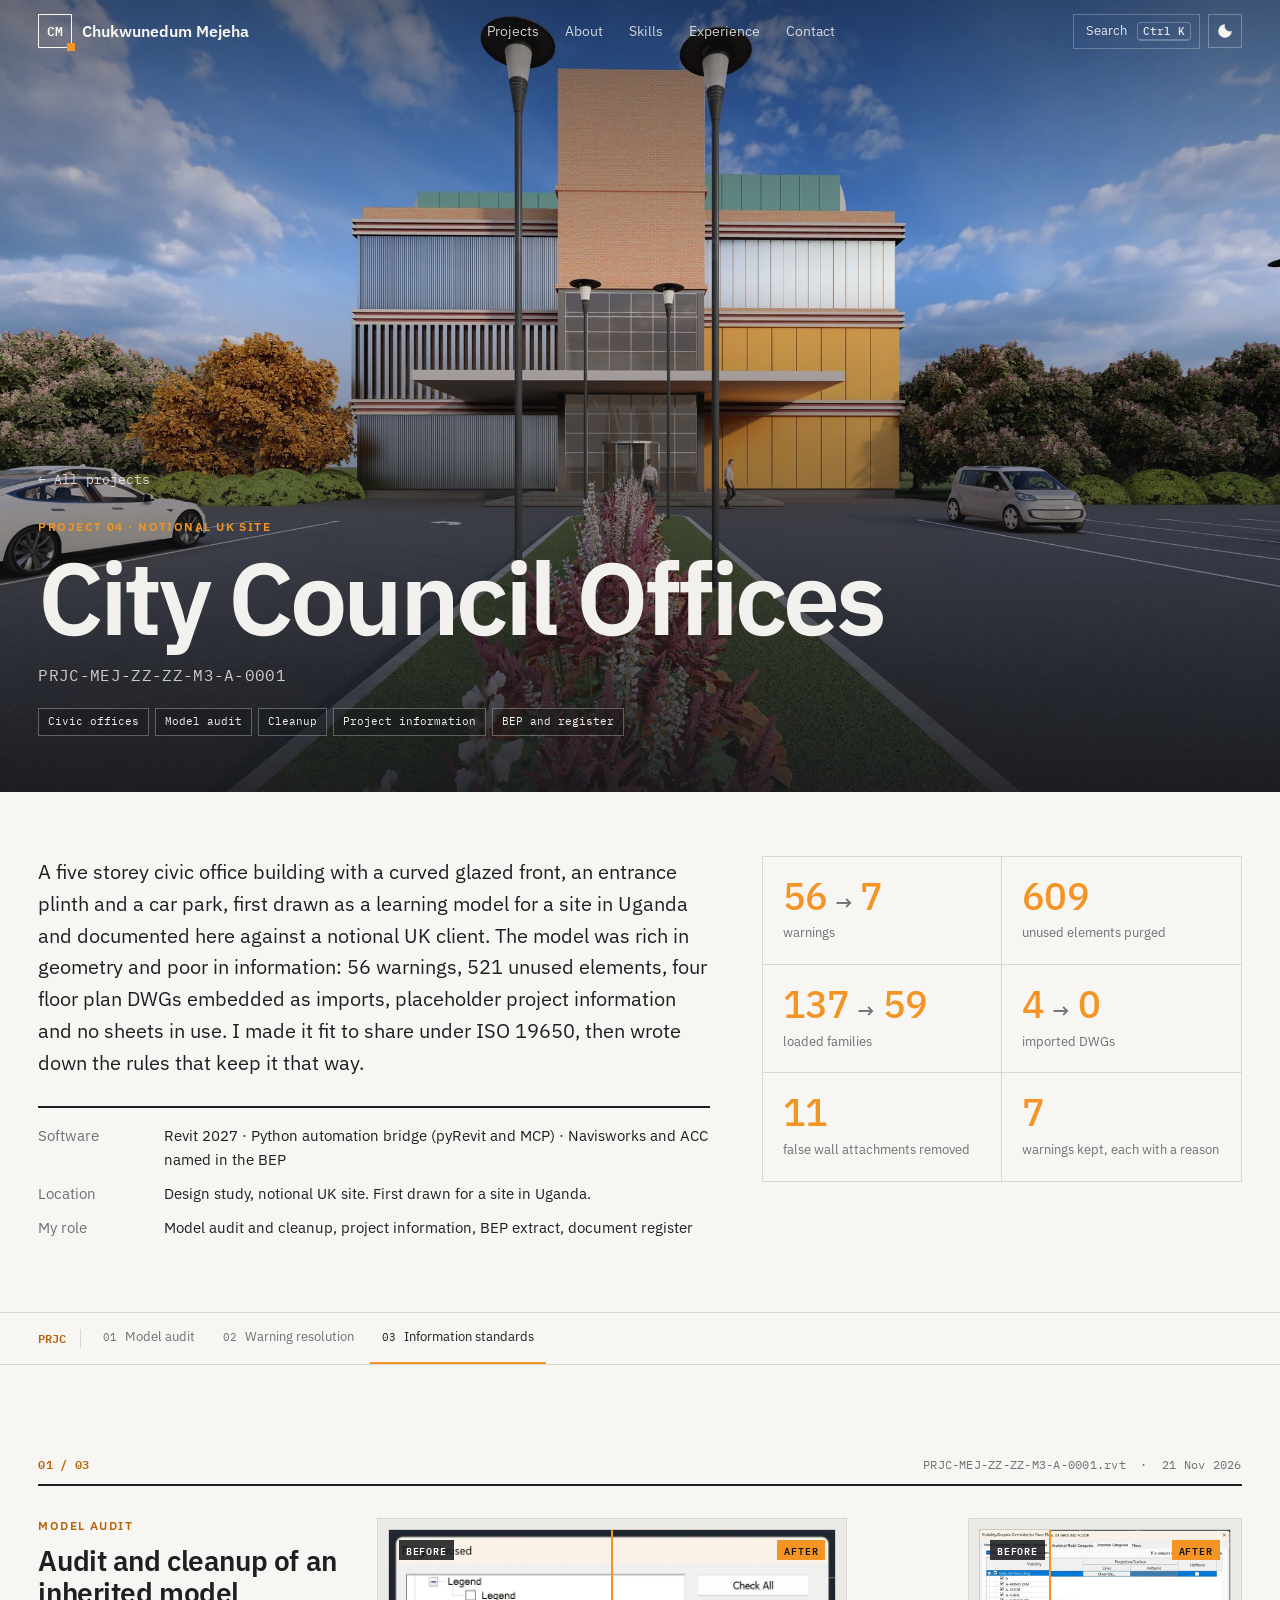
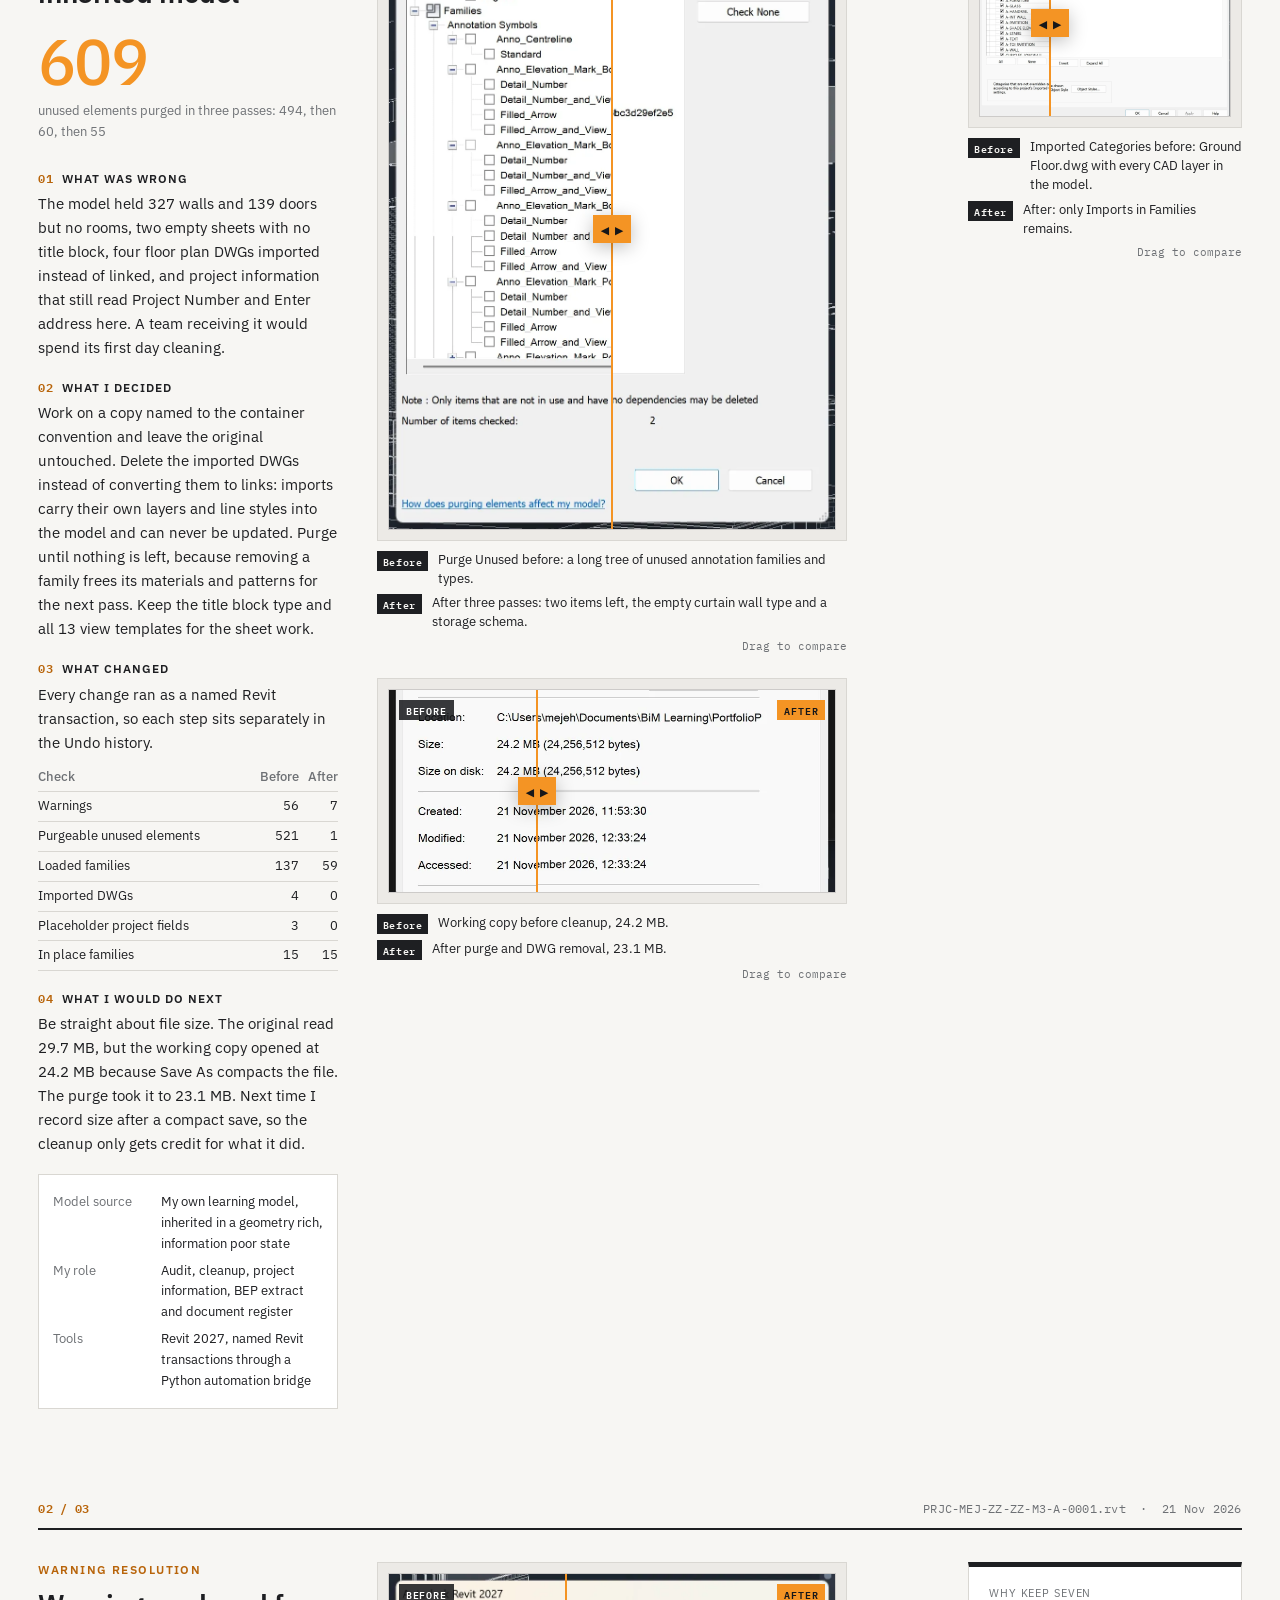
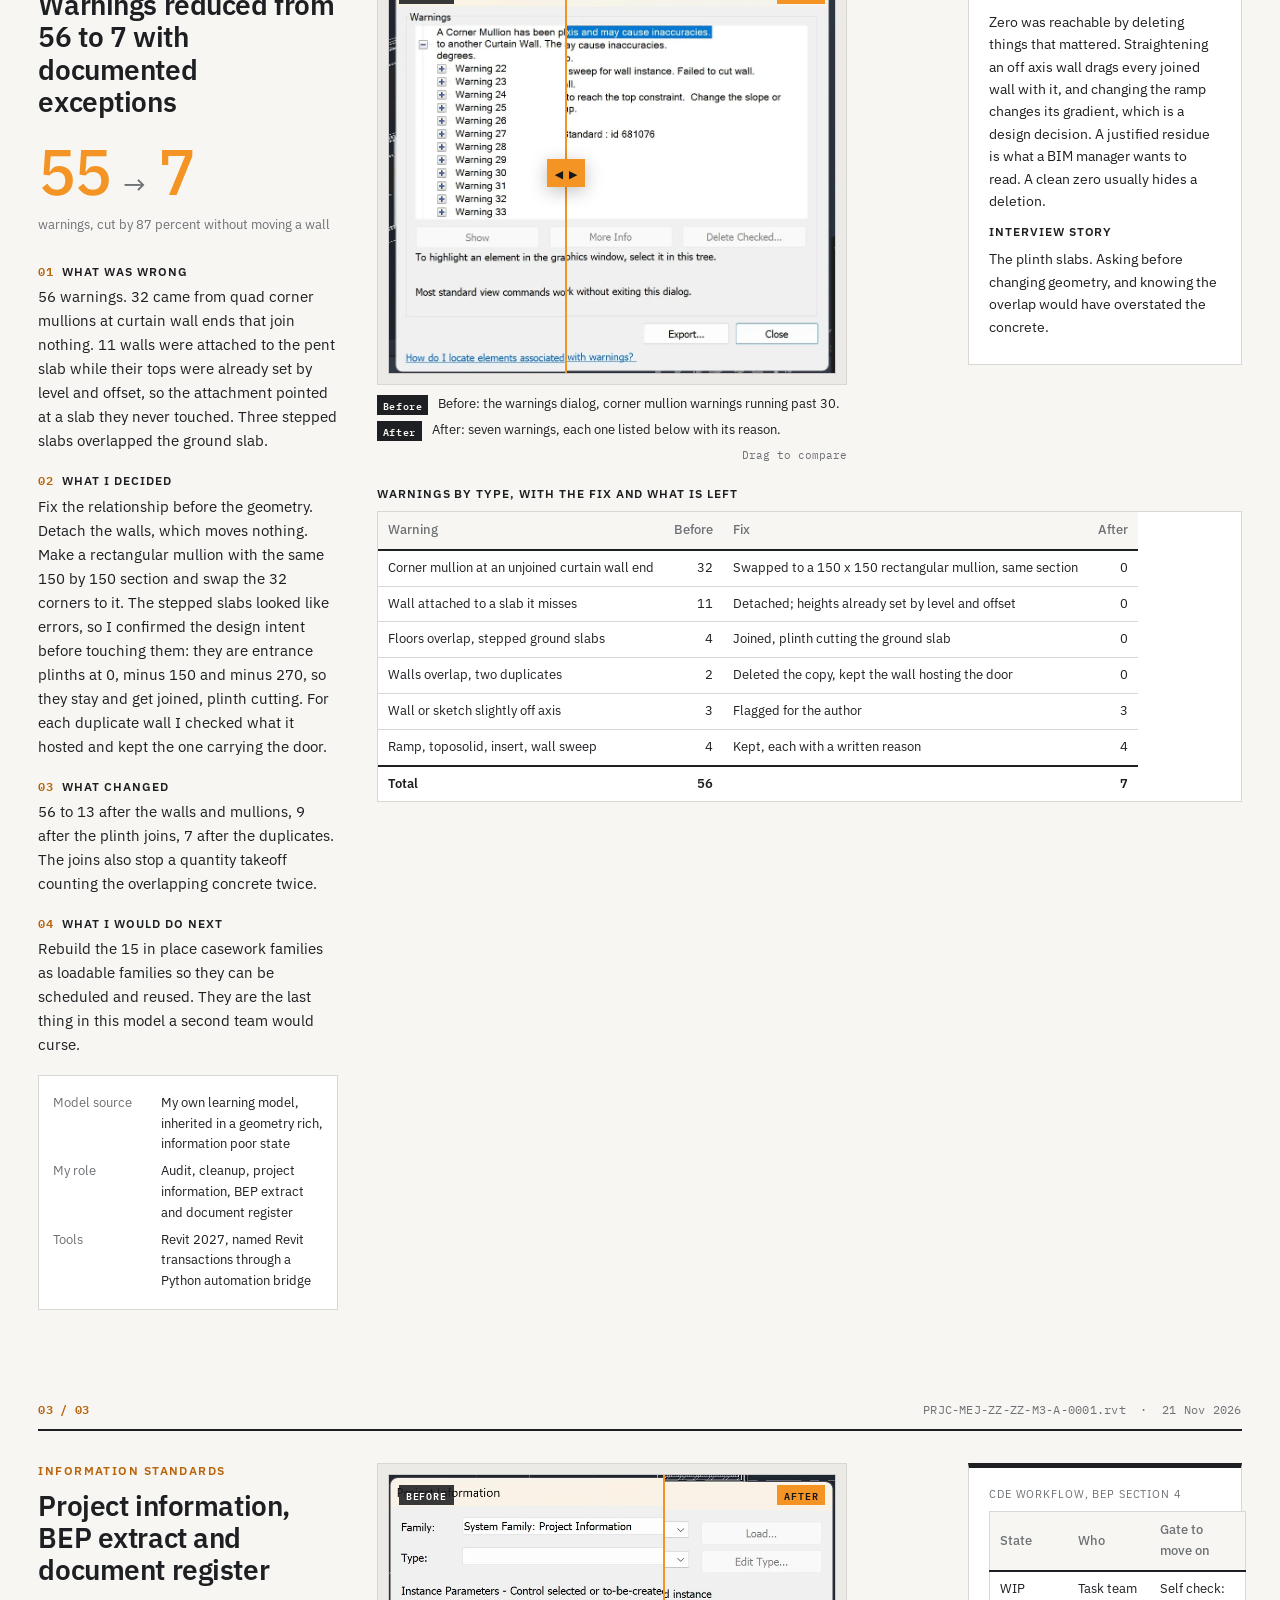
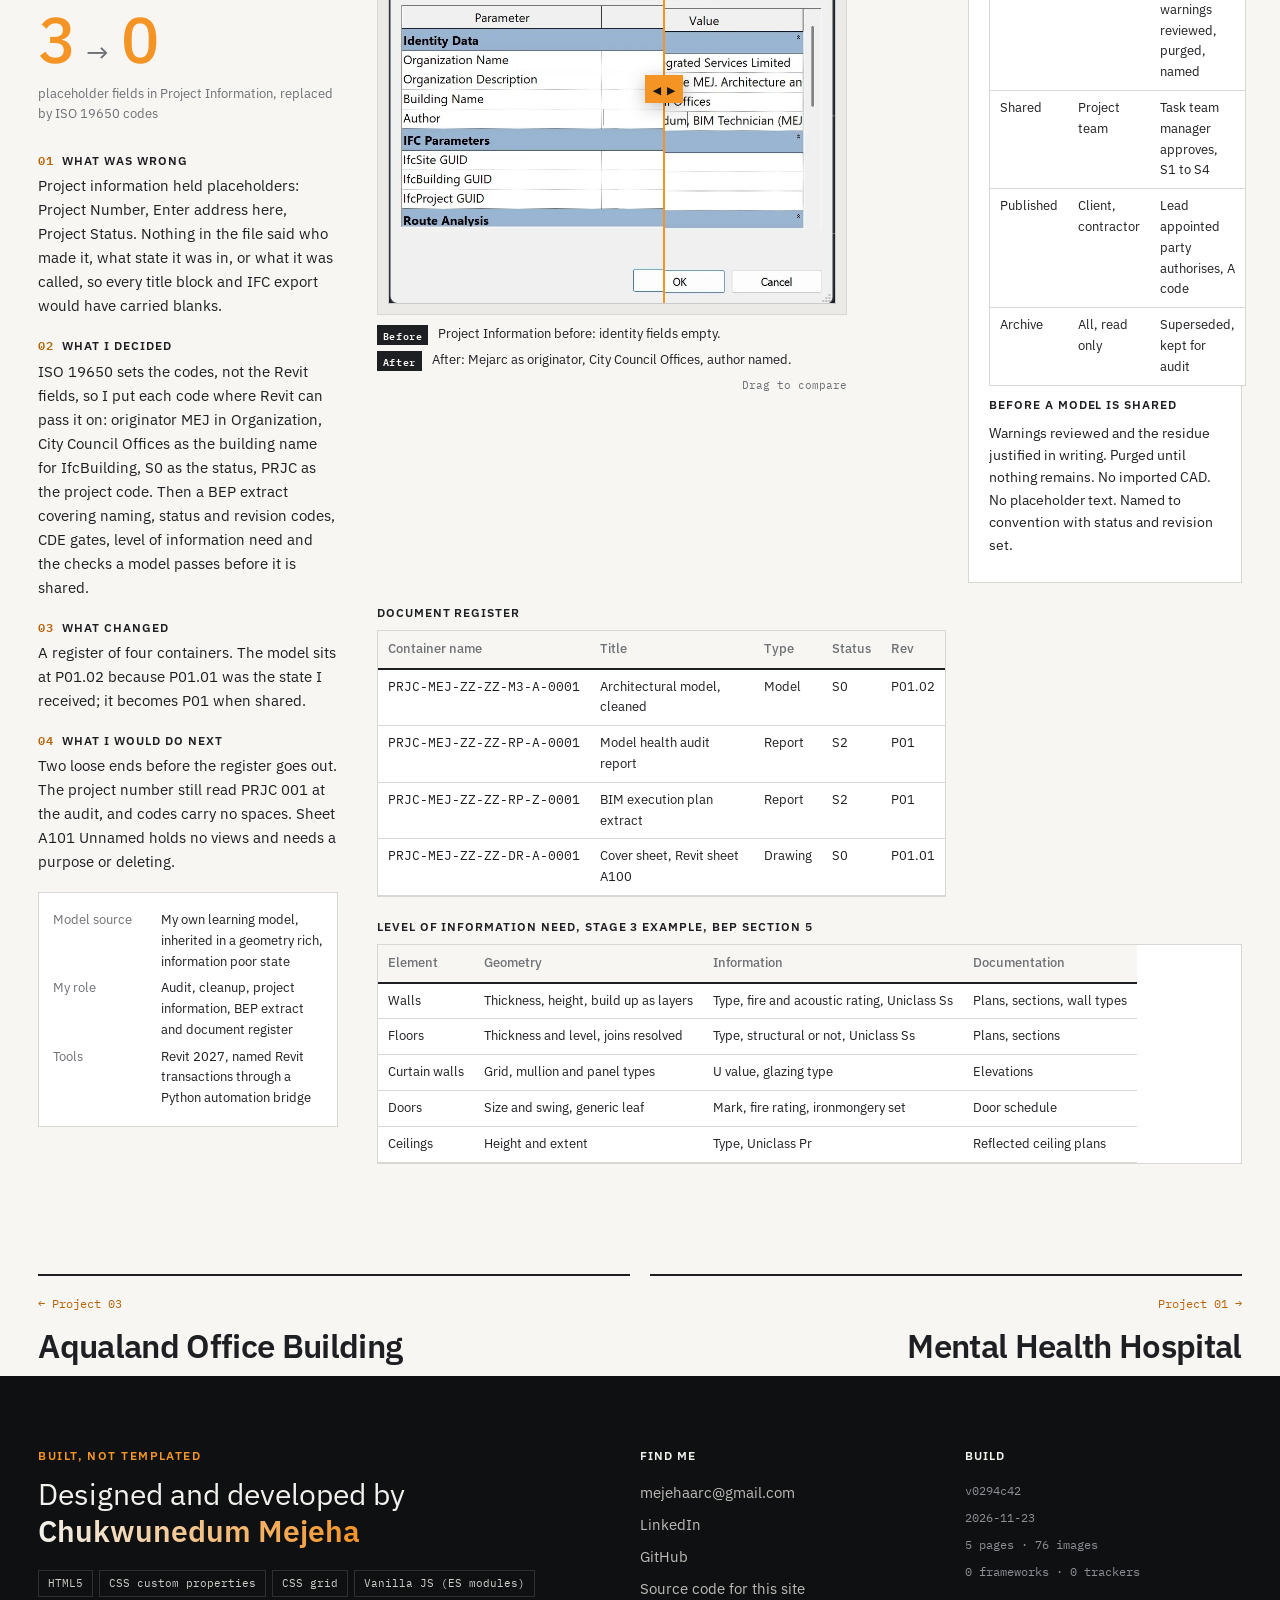
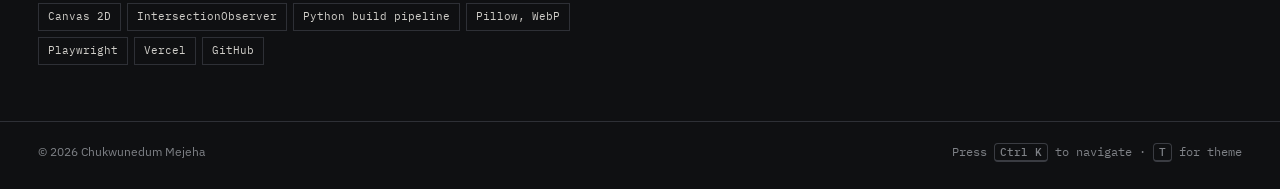
<file: prjc/index.html>
<!doctype html>
<html lang="en-GB" data-theme="light">
<head>
<meta charset="utf-8">
<meta name="viewport" content="width=device-width,initial-scale=1">
<title>City Council Offices · Chukwunedum Mejeha, BIM Technician</title>
<meta name="description" content="A five storey civic office building with a curved glazed front, an entrance plinth and a car park, first drawn as a learning model for a site in Uganda and">
<meta name="author" content="Chukwunedum Mejeha">
<meta property="og:title" content="City Council Offices · Chukwunedum Mejeha, BIM Technician">
<meta property="og:description" content="A five storey civic office building with a curved glazed front, an entrance plinth and a car park, first drawn as a learning model for a site in Uganda and">
<meta property="og:type" content="website">
<meta property="og:url" content="https://chukwunedum-mejeha.vercel.app/prjc/">
<meta property="og:image" content="https://chukwunedum-mejeha.vercel.app/img/og.webp">
<meta name="theme-color" content="#1E1F22">
<link rel="icon" href="/favicon.svg" type="image/svg+xml">
<link rel="preconnect" href="https://fonts.googleapis.com"><link rel="preconnect" href="https://fonts.gstatic.com" crossorigin>
<link href="https://fonts.googleapis.com/css2?family=IBM+Plex+Mono:wght@400;500;600&family=IBM+Plex+Sans:wght@400;500;600;700&display=swap" rel="stylesheet">
<link rel="stylesheet" href="/assets/site.css?v=0294c42">
<script>try{var t=localStorage.getItem('theme');if(t)document.documentElement.dataset.theme=t;else if(matchMedia('(prefers-color-scheme: dark)').matches)document.documentElement.dataset.theme='dark'}catch(e){}</script>
</head>
<body>
<a class="skip" href="#main">Skip to content</a>
<div class="progress" aria-hidden="true"><span></span></div>
<header class="nav">
 <a class="brand" href="/" aria-label="Home"><span class="mono">CM</span><span class="bn">Chukwunedum Mejeha</span></a>
 <nav class="links" aria-label="Main">
  <a href="/#projects">Projects</a><a href="/#about">About</a><a href="/#skills">Skills</a><a href="/#experience">Experience</a><a href="/#contact">Contact</a>
 </nav>
 <div class="tools">
  <button class="kbtn" data-palette aria-label="Open command palette"><span>Search</span><kbd class="mono">Ctrl K</kbd></button>
  <button class="ibtn" data-theme-toggle aria-label="Toggle dark mode"><svg viewBox="0 0 24 24" width="18" height="18" aria-hidden="true"><path d="M12 3a9 9 0 1 0 9 9 7 7 0 0 1-9-9z" fill="currentColor"/></svg></button>
 </div>
</header>
<main id="main">
<section class="op">
 <div class="op-media" data-fade><img src="/img/prjc_r1.webp" width="2400" height="1320" alt="City Council Offices, render 1" class="on" fetchpriority=high><img src="/img/prjc_r2.webp" width="2400" height="1320" alt="City Council Offices, render 2" class="" loading=lazy><div class="op-grad"></div></div>
 <div class="wrap op-in">
  <a class="back mono" href="/#projects">← All projects</a>
  <div class="kicker">Project 04 · Notional UK site</div>
  <h1 class="op-t">City Council Offices</h1>
  <div class="op-code mono" data-scramble>PRJC-MEJ-ZZ-ZZ-M3-A-0001</div>
  <ul class="op-tags mono"><li>Civic offices</li><li>Model audit</li><li>Cleanup</li><li>Project information</li><li>BEP and register</li></ul>
 </div>
</section>
<section class="wrap op-body">
 <div class="op-ov reveal"><p>A five storey civic office building with a curved glazed front, an entrance plinth and a car park, first drawn as a learning model for a site in Uganda and documented here against a notional UK client. The model was rich in geometry and poor in information: 56 warnings, 521 unused elements, four floor plan DWGs embedded as imports, placeholder project information and no sheets in use. I made it fit to share under ISO 19650, then wrote down the rules that keep it that way.</p><dl class="facts"><dt>Software</dt><dd>Revit 2027 · Python automation bridge (pyRevit and MCP) · Navisworks and ACC named in the BEP</dd><dt>Location</dt><dd>Design study, notional UK site. First drawn for a site in Uganda.</dd><dt>My role</dt><dd>Model audit and cleanup, project information, BEP extract, document register</dd></dl></div>
 <div class="op-figs reveal"><div class="fg"><div class="fv"><span data-count="56">56</span><i>→</i><span data-count="7">7</span></div><div class="fl">warnings</div></div><div class="fg"><div class="fv"><span data-count="609">609</span></div><div class="fl">unused elements purged</div></div><div class="fg"><div class="fv"><span data-count="137">137</span><i>→</i><span data-count="59">59</span></div><div class="fl">loaded families</div></div><div class="fg"><div class="fv"><span data-count="4">4</span><i>→</i><span data-count="0">0</span></div><div class="fl">imported DWGs</div></div><div class="fg"><div class="fv"><span data-count="11">11</span></div><div class="fl">false wall attachments removed</div></div><div class="fg"><div class="fv"><span data-count="7">7</span></div><div class="fl">warnings kept, each with a reason</div></div></div>
</section><div class="toc" data-toc><div class="wrap toc-in"><span class="mono toc-l">PRJC</span><a href="#model-audit"><span class="mono">01</span>Model audit</a><a href="#warning-resolution"><span class="mono">02</span>Warning resolution</a><a href="#information-standards"><span class="mono">03</span>Information standards</a></div></div><section class="sheet" id="model-audit">
 <div class="wrap">
  <div class="sh-hdr mono"><span>01 / 03</span><span>PRJC-MEJ-ZZ-ZZ-M3-A-0001.rvt&nbsp;&nbsp;·&nbsp;&nbsp;21 Nov 2026</span></div>
  <div class="sh-grid">
   <aside class="sh-left">
    <div class="kicker">Model audit</div>
    <h2>Audit and cleanup of an inherited model</h2>
    <div class="hero"><span class="n" data-count="609">609</span></div>
    <div class="herocap">unused elements purged in three passes: 494, then 60, then 55</div>
    <div class="qs"><div class="q"><h3><span class="mono">01</span>What was wrong</h3><p>The model held 327 walls and 139 doors but no rooms, two empty sheets with no title block, four floor plan DWGs imported instead of linked, and project information that still read Project Number and Enter address here. A team receiving it would spend its first day cleaning.</p></div><div class="q"><h3><span class="mono">02</span>What I decided</h3><p>Work on a copy named to the container convention and leave the original untouched. Delete the imported DWGs instead of converting them to links: imports carry their own layers and line styles into the model and can never be updated. Purge until nothing is left, because removing a family frees its materials and patterns for the next pass. Keep the title block type and all 13 view templates for the sheet work.</p></div><div class="q"><h3><span class="mono">03</span>What changed</h3><p>Every change ran as a named Revit transaction, so each step sits separately in the Undo history.</p><table class="own"><tr><th class="">Check</th><th class="r">Before</th><th class="r">After</th></tr><tr class=""><td class="">Warnings</td><td class="r">56</td><td class="r">7</td></tr><tr class=""><td class="">Purgeable unused elements</td><td class="r">521</td><td class="r">1</td></tr><tr class=""><td class="">Loaded families</td><td class="r">137</td><td class="r">59</td></tr><tr class=""><td class="">Imported DWGs</td><td class="r">4</td><td class="r">0</td></tr><tr class=""><td class="">Placeholder project fields</td><td class="r">3</td><td class="r">0</td></tr><tr class=""><td class="">In place families</td><td class="r">15</td><td class="r">15</td></tr></table></div><div class="q"><h3><span class="mono">04</span>What I would do next</h3><p>Be straight about file size. The original read 29.7 MB, but the working copy opened at 24.2 MB because Save As compacts the file. The purge took it to 23.1 MB. Next time I record size after a compact save, so the cleanup only gets credit for what it did.</p></div></div>
    <dl class="role"><div><dt>Model source</dt><dd>My own learning model, inherited in a geometry rich, information poor state</dd></div><div><dt>My role</dt><dd>Audit, cleanup, project information, BEP extract and document register</dd></div><div><dt>Tools</dt><dd>Revit 2027, named Revit transactions through a Python automation bridge</dd></div></dl>
   </aside>
   <div class="sh-ev"><div class="band"><div class="stack" style="--c0:1;--c1:6"><figure class="fig reveal"><div class="mat"><div class="ba-slider" style="--pos:50%" tabindex="0" role="slider" aria-label="Before and after comparison" aria-valuemin="0" aria-valuemax="100" aria-valuenow="50"><img src="/img/prjc_02_purge_after_c_eq.webp" width="945" height="1267" alt="After: Purge Unused before: a long tree of unused annotation families and types." loading="lazy"><div class="ba-before"><img src="/img/prjc_02_purge_before_c.webp" width="945" height="1267" alt="Before: Purge Unused before: a long tree of unused annotation families and types." loading="lazy"></div><div class="ba-handle"><span>◀ ▶</span></div><span class="ba-l">BEFORE</span><span class="ba-r">AFTER</span></div></div><figcaption class="cap"><span class="ba">Before</span><span>Purge Unused before: a long tree of unused annotation families and types.</span></figcaption><figcaption class="cap"><span class="ba">After</span><span>After three passes: two items left, the empty curtain wall type and a storage schema.</span></figcaption><div class="ba-hint mono">Drag to compare</div></figure><figure class="fig reveal"><div class="mat"><div class="ba-slider" style="--pos:50%" tabindex="0" role="slider" aria-label="Before and after comparison" aria-valuemin="0" aria-valuemax="100" aria-valuenow="50"><img src="/img/prjc_05_filesize_after_c_eq.webp" width="831" height="376" alt="After: Working copy before cleanup, 24.2 MB." loading="lazy"><div class="ba-before"><img src="/img/prjc_05_filesize_before_c.webp" width="831" height="376" alt="Before: Working copy before cleanup, 24.2 MB." loading="lazy"></div><div class="ba-handle"><span>◀ ▶</span></div><span class="ba-l">BEFORE</span><span class="ba-r">AFTER</span></div></div><figcaption class="cap"><span class="ba">Before</span><span>Working copy before cleanup, 24.2 MB.</span></figcaption><figcaption class="cap"><span class="ba">After</span><span>After purge and DWG removal, 23.1 MB.</span></figcaption><div class="ba-hint mono">Drag to compare</div></figure></div><div class="stack" style="--c0:7;--c1:10"><figure class="fig reveal"><div class="mat"><div class="ba-slider" style="--pos:50%" tabindex="0" role="slider" aria-label="Before and after comparison" aria-valuemin="0" aria-valuemax="100" aria-valuenow="50"><img src="/img/prjc_03_imports_after_c_eq.webp" width="1548" height="1156" alt="After: Imported Categories before: Ground Floor.dwg with every CAD layer in the model." loading="lazy"><div class="ba-before"><img src="/img/prjc_03_imports_before_c.webp" width="1548" height="1156" alt="Before: Imported Categories before: Ground Floor.dwg with every CAD layer in the model." loading="lazy"></div><div class="ba-handle"><span>◀ ▶</span></div><span class="ba-l">BEFORE</span><span class="ba-r">AFTER</span></div></div><figcaption class="cap"><span class="ba">Before</span><span>Imported Categories before: Ground Floor.dwg with every CAD layer in the model.</span></figcaption><figcaption class="cap"><span class="ba">After</span><span>After: only Imports in Families remains.</span></figcaption><div class="ba-hint mono">Drag to compare</div></figure></div></div></div>
  </div>
 </div>
</section><section class="sheet" id="warning-resolution">
 <div class="wrap">
  <div class="sh-hdr mono"><span>02 / 03</span><span>PRJC-MEJ-ZZ-ZZ-M3-A-0001.rvt&nbsp;&nbsp;·&nbsp;&nbsp;21 Nov 2026</span></div>
  <div class="sh-grid">
   <aside class="sh-left">
    <div class="kicker">Warning resolution</div>
    <h2>Warnings reduced from 56 to 7 with documented exceptions</h2>
    <div class="hero"><span class="n" data-count="56">56</span><span class="arr">→</span><span class="n" data-count="7">7</span></div>
    <div class="herocap">warnings, cut by 87 percent without moving a wall</div>
    <div class="qs"><div class="q"><h3><span class="mono">01</span>What was wrong</h3><p>56 warnings. 32 came from quad corner mullions at curtain wall ends that join nothing. 11 walls were attached to the pent slab while their tops were already set by level and offset, so the attachment pointed at a slab they never touched. Three stepped slabs overlapped the ground slab.</p></div><div class="q"><h3><span class="mono">02</span>What I decided</h3><p>Fix the relationship before the geometry. Detach the walls, which moves nothing. Make a rectangular mullion with the same 150 by 150 section and swap the 32 corners to it. The stepped slabs looked like errors, so I confirmed the design intent before touching them: they are entrance plinths at 0, minus 150 and minus 270, so they stay and get joined, plinth cutting. For each duplicate wall I checked what it hosted and kept the one carrying the door.</p></div><div class="q"><h3><span class="mono">03</span>What changed</h3><p>56 to 13 after the walls and mullions, 9 after the plinth joins, 7 after the duplicates. The joins also stop a quantity takeoff counting the overlapping concrete twice.</p></div><div class="q"><h3><span class="mono">04</span>What I would do next</h3><p>Rebuild the 15 in place casework families as loadable families so they can be scheduled and reused. They are the last thing in this model a second team would curse.</p></div></div>
    <dl class="role"><div><dt>Model source</dt><dd>My own learning model, inherited in a geometry rich, information poor state</dd></div><div><dt>My role</dt><dd>Audit, cleanup, project information, BEP extract and document register</dd></div><div><dt>Tools</dt><dd>Revit 2027, named Revit transactions through a Python automation bridge</dd></div></dl>
   </aside>
   <div class="sh-ev"><div class="band"><div class="stack" style="--c0:1;--c1:6"><figure class="fig reveal"><div class="mat"><div class="ba-slider" style="--pos:50%" tabindex="0" role="slider" aria-label="Before and after comparison" aria-valuemin="0" aria-valuemax="100" aria-valuenow="50"><img src="/img/prjc_01_warnings_after_c_eq.webp" width="961" height="857" alt="After: Before: the warnings dialog, corner mullion warnings running past 30." loading="lazy"><div class="ba-before"><img src="/img/prjc_01_warnings_before_c.webp" width="961" height="857" alt="Before: Before: the warnings dialog, corner mullion warnings running past 30." loading="lazy"></div><div class="ba-handle"><span>◀ ▶</span></div><span class="ba-l">BEFORE</span><span class="ba-r">AFTER</span></div></div><figcaption class="cap"><span class="ba">Before</span><span>Before: the warnings dialog, corner mullion warnings running past 30.</span></figcaption><figcaption class="cap"><span class="ba">After</span><span>After: seven warnings, each one listed below with its reason.</span></figcaption><div class="ba-hint mono">Drag to compare</div></figure></div><div class="stack" style="--c0:7;--c1:10"><div class="bx card reveal"><div class="lab">Why keep seven</div><p>Zero was reachable by deleting things that mattered. Straightening an off axis wall drags every joined wall with it, and changing the ramp changes its gradient, which is a design decision. A justified residue is what a BIM manager wants to read. A clean zero usually hides a deletion.</p><div class="sec" style="margin-top:3mm">Interview story</div><p>The plinth slabs. Asking before changing geometry, and knowing the overlap would have overstated the concrete.</p></div></div></div><div class="band"><div class="stack" style="--c0:1;--c1:10"><div class="bx  reveal"><div class="sec">Warnings by type, with the fix and what is left</div><table class="dt"><tr><th class="">Warning</th><th class="r">Before</th><th class="">Fix</th><th class="r">After</th></tr><tr class=""><td class="">Corner mullion at an unjoined curtain wall end</td><td class="r">32</td><td class="">Swapped to a 150 x 150 rectangular mullion, same section</td><td class="r">0</td></tr><tr class=""><td class="">Wall attached to a slab it misses</td><td class="r">11</td><td class="">Detached; heights already set by level and offset</td><td class="r">0</td></tr><tr class=""><td class="">Floors overlap, stepped ground slabs</td><td class="r">4</td><td class="">Joined, plinth cutting the ground slab</td><td class="r">0</td></tr><tr class=""><td class="">Walls overlap, two duplicates</td><td class="r">2</td><td class="">Deleted the copy, kept the wall hosting the door</td><td class="r">0</td></tr><tr class=""><td class="">Wall or sketch slightly off axis</td><td class="r">3</td><td class="">Flagged for the author</td><td class="r">3</td></tr><tr class=""><td class="">Ramp, toposolid, insert, wall sweep</td><td class="r">4</td><td class="">Kept, each with a written reason</td><td class="r">4</td></tr><tr class="t"><td class="">Total</td><td class="r">56</td><td class=""></td><td class="r">7</td></tr></table></div></div></div></div>
  </div>
 </div>
</section><section class="sheet" id="information-standards">
 <div class="wrap">
  <div class="sh-hdr mono"><span>03 / 03</span><span>PRJC-MEJ-ZZ-ZZ-M3-A-0001.rvt&nbsp;&nbsp;·&nbsp;&nbsp;21 Nov 2026</span></div>
  <div class="sh-grid">
   <aside class="sh-left">
    <div class="kicker">Information standards</div>
    <h2>Project information, BEP extract and document register</h2>
    <div class="hero"><span class="n" data-count="3">3</span><span class="arr">→</span><span class="n" data-count="0">0</span></div>
    <div class="herocap">placeholder fields in Project Information, replaced by ISO 19650 codes</div>
    <div class="qs"><div class="q"><h3><span class="mono">01</span>What was wrong</h3><p>Project information held placeholders: Project Number, Enter address here, Project Status. Nothing in the file said who made it, what state it was in, or what it was called, so every title block and IFC export would have carried blanks.</p></div><div class="q"><h3><span class="mono">02</span>What I decided</h3><p>ISO 19650 sets the codes, not the Revit fields, so I put each code where Revit can pass it on: originator MEJ in Organization, City Council Offices as the building name for IfcBuilding, S0 as the status, PRJC as the project code. Then a BEP extract covering naming, status and revision codes, CDE gates, level of information need and the checks a model passes before it is shared.</p></div><div class="q"><h3><span class="mono">03</span>What changed</h3><p>A register of four containers. The model sits at P01.02 because P01.01 was the state I received; it becomes P01 when shared.</p></div><div class="q"><h3><span class="mono">04</span>What I would do next</h3><p>Two loose ends before the register goes out. The project number still read PRJC 001 at the audit, and codes carry no spaces. Sheet A101 Unnamed holds no views and needs a purpose or deleting.</p></div></div>
    <dl class="role"><div><dt>Model source</dt><dd>My own learning model, inherited in a geometry rich, information poor state</dd></div><div><dt>My role</dt><dd>Audit, cleanup, project information, BEP extract and document register</dd></div><div><dt>Tools</dt><dd>Revit 2027, named Revit transactions through a Python automation bridge</dd></div></dl>
   </aside>
   <div class="sh-ev"><div class="band"><div class="stack" style="--c0:1;--c1:6"><figure class="fig reveal"><div class="mat"><div class="ba-slider" style="--pos:50%" tabindex="0" role="slider" aria-label="Before and after comparison" aria-valuemin="0" aria-valuemax="100" aria-valuenow="50"><img src="/img/prjc_04_projinfo_after_c_eq.webp" width="880" height="844" alt="After: Project Information before: identity fields empty." loading="lazy"><div class="ba-before"><img src="/img/prjc_04_projinfo_before_c.webp" width="880" height="844" alt="Before: Project Information before: identity fields empty." loading="lazy"></div><div class="ba-handle"><span>◀ ▶</span></div><span class="ba-l">BEFORE</span><span class="ba-r">AFTER</span></div></div><figcaption class="cap"><span class="ba">Before</span><span>Project Information before: identity fields empty.</span></figcaption><figcaption class="cap"><span class="ba">After</span><span>After: Mejarc as originator, City Council Offices, author named.</span></figcaption><div class="ba-hint mono">Drag to compare</div></figure></div><div class="stack" style="--c0:7;--c1:10"><div class="bx card reveal"><div class="lab">CDE workflow, BEP section 4</div><table class="dt"><tr><th class="">State</th><th class="">Who</th><th class="">Gate to move on</th></tr><tr class=""><td class="">WIP</td><td class="">Task team</td><td class="">Self check: warnings reviewed, purged, named</td></tr><tr class=""><td class="">Shared</td><td class="">Project team</td><td class="">Task team manager approves, S1 to S4</td></tr><tr class=""><td class="">Published</td><td class="">Client, contractor</td><td class="">Lead appointed party authorises, A code</td></tr><tr class=""><td class="">Archive</td><td class="">All, read only</td><td class="">Superseded, kept for audit</td></tr></table><div class="sec" style="margin-top:3mm">Before a model is shared</div><p>Warnings reviewed and the residue justified in writing. Purged until nothing remains. No imported CAD. No placeholder text. Named to convention with status and revision set.</p></div></div></div><div class="band"><div class="stack" style="--c0:1;--c1:7"><div class="bx  reveal"><div class="sec">Document register</div><table class="dt"><tr><th class="">Container name</th><th class="">Title</th><th class="">Type</th><th class="">Status</th><th class="">Rev</th></tr><tr class=""><td class=""><span class='mono'>PRJC-MEJ-ZZ-ZZ-M3-A-0001</span></td><td class="">Architectural model, cleaned</td><td class="">Model</td><td class="">S0</td><td class="">P01.02</td></tr><tr class=""><td class=""><span class='mono'>PRJC-MEJ-ZZ-ZZ-RP-A-0001</span></td><td class="">Model health audit report</td><td class="">Report</td><td class="">S2</td><td class="">P01</td></tr><tr class=""><td class=""><span class='mono'>PRJC-MEJ-ZZ-ZZ-RP-Z-0001</span></td><td class="">BIM execution plan extract</td><td class="">Report</td><td class="">S2</td><td class="">P01</td></tr><tr class=""><td class=""><span class='mono'>PRJC-MEJ-ZZ-ZZ-DR-A-0001</span></td><td class="">Cover sheet, Revit sheet A100</td><td class="">Drawing</td><td class="">S0</td><td class="">P01.01</td></tr></table></div></div></div><div class="band"><div class="stack" style="--c0:1;--c1:10"><div class="bx  reveal"><div class="sec">Level of information need, stage 3 example, BEP section 5</div><table class="dt"><tr><th class="">Element</th><th class="">Geometry</th><th class="">Information</th><th class="">Documentation</th></tr><tr class=""><td class="">Walls</td><td class="">Thickness, height, build up as layers</td><td class="">Type, fire and acoustic rating, Uniclass Ss</td><td class="">Plans, sections, wall types</td></tr><tr class=""><td class="">Floors</td><td class="">Thickness and level, joins resolved</td><td class="">Type, structural or not, Uniclass Ss</td><td class="">Plans, sections</td></tr><tr class=""><td class="">Curtain walls</td><td class="">Grid, mullion and panel types</td><td class="">U value, glazing type</td><td class="">Elevations</td></tr><tr class=""><td class="">Doors</td><td class="">Size and swing, generic leaf</td><td class="">Mark, fire rating, ironmongery set</td><td class="">Door schedule</td></tr><tr class=""><td class="">Ceilings</td><td class="">Height and extent</td><td class="">Type, Uniclass Pr</td><td class="">Reflected ceiling plans</td></tr></table></div></div></div></div>
  </div>
 </div>
</section><nav class="pn wrap" aria-label="More projects">
 <a href="/aob/" class="pn-a"><span class="mono">← Project 03</span><b>Aqualand Office Building</b></a>
 <a href="/mhh/" class="pn-a r"><span class="mono">Project 01 →</span><b>Mental Health Hospital</b></a>
</nav></main>
<footer class="foot">
 <div class="wrap fgrid">
  <div>
   <div class="kicker">Built, not templated</div>
   <p class="fbig">Designed and developed by <b>Chukwunedum Mejeha</b></p>
   <ul class="chips mono"><li>HTML5</li><li>CSS custom properties</li><li>CSS grid</li><li>Vanilla JS (ES modules)</li><li>Canvas 2D</li><li>IntersectionObserver</li><li>Python build pipeline</li><li>Pillow, WebP</li><li>Playwright</li><li>Vercel</li><li>GitHub</li></ul>
  </div>
  <div class="fcol">
   <div class="sec">Find me</div>
   <a href="mailto:mejehaarc@gmail.com">mejehaarc@gmail.com</a>
   <a href="https://www.linkedin.com/in/nedum-mejeha" target="_blank" rel="noopener">LinkedIn</a>
   <a href="https://github.com/mej94" target="_blank" rel="noopener">GitHub</a>
   <a href="https://github.com/mej94/BiM_-Portfolio-" target="_blank" rel="noopener">Source code for this site</a>
  </div>
  <div class="fcol">
   <div class="sec">Build</div>
   <span class="mono bline">v0294c42</span>
   <span class="mono bline">2026-11-23</span>
   <span class="mono bline">5 pages · 76 images</span>
   <span class="mono bline">0 frameworks · 0 trackers</span>
  </div>
 </div>
 <div class="wrap fbar"><span>© 2026 Chukwunedum Mejeha</span><span class="mono">Press <kbd>Ctrl K</kbd> to navigate · <kbd>T</kbd> for theme</span></div>
</footer>
<div class="lightbox" hidden><button class="lb-x" aria-label="Close">×</button><div class="lb-stage"><img alt=""></div><div class="lb-bar mono"><span class="lb-cap"></span><span>Scroll to zoom · drag to pan · Esc to close</span></div></div>
<div class="palette" hidden><div class="pal-box" role="dialog" aria-label="Command palette"><input class="pal-in" placeholder="Jump to a project, a section or an action" aria-label="Search"><ul class="pal-list" role="listbox"></ul><div class="pal-foot mono"><span>↑ ↓ to move</span><span>Enter to open</span><span>Esc to close</span></div></div></div>
<div class="toast mono" role="status" aria-live="polite"></div>
<script type="module" src="/assets/site.js?v=0294c42"></script>
</body>
</html>
</file>
<file: assets/site.css>
/* Chukwunedum Mejeha · BIM portfolio · hand written, no framework */
:root{
  --paper:#F7F6F3; --ink:#1E1F22; --grey:#6E7175; --key:#D9D7D2; --mat:#ECEAE6; --card:#fff;
  --accent:#F49424; --accent-ink:#B8640A; --red:#C8423B; --green:#3E8E5A;
  --bg:var(--paper); --fg:var(--ink); --line:var(--key);
  --wrap:1360px; --gut:clamp(16px,3vw,40px);
  --sans:"IBM Plex Sans",system-ui,sans-serif; --mono:"IBM Plex Mono",ui-monospace,monospace;
  --ease:cubic-bezier(.2,.7,.2,1);
  color-scheme:light;
}
:root[data-theme="dark"]{
  --bg:#141518; --fg:#ECEBE7; --grey:#9A9DA2; --line:#2E3036; --mat:#1D1F23; --card:#1A1C20;
  --accent-ink:#F7A845; --paper:#141518; --ink:#ECEBE7; --key:#2E3036;
  color-scheme:dark;
}
*{box-sizing:border-box;margin:0;padding:0}
html{scroll-behavior:smooth;scroll-padding-top:120px}
body{background:var(--bg);color:var(--fg);font:400 16px/1.6 var(--sans);-webkit-font-smoothing:antialiased;transition:background .4s,color .4s;overflow-x:hidden}
img{max-width:100%;height:auto;display:block}
a{color:inherit}
button{font:inherit;color:inherit;background:none;border:0;cursor:pointer}
.mono{font-family:var(--mono)}
.wrap{max-width:var(--wrap);margin:0 auto;padding:0 var(--gut)}
.skip{position:absolute;left:-999px;top:8px;background:var(--accent);color:#111;padding:8px 12px;z-index:100}
.skip:focus{left:8px}
:focus-visible{outline:2px solid var(--accent);outline-offset:3px}
.kicker{font:600 12px/1.4 var(--sans);letter-spacing:.12em;text-transform:uppercase;color:var(--accent-ink)}
.sec{font:600 12px/1.4 var(--sans);letter-spacing:.08em;text-transform:uppercase;margin-bottom:8px}
kbd{font:500 11px var(--mono);border:1px solid var(--line);border-bottom-width:2px;border-radius:4px;padding:1px 5px}

/* progress + nav */
.progress{position:fixed;inset:0 0 auto;height:3px;z-index:60;pointer-events:none}
.progress span{display:block;height:100%;width:100%;background:var(--accent);transform-origin:0 50%;transform:scaleX(0)}
.nav{position:fixed;inset:0 0 auto;z-index:50;display:flex;align-items:center;justify-content:space-between;gap:16px;padding:14px var(--gut);transition:background .3s,border-color .3s,color .3s;border-bottom:1px solid transparent;color:#F7F6F3}
.nav.solid{background:color-mix(in srgb,var(--bg) 82%,transparent);backdrop-filter:blur(14px) saturate(1.4);-webkit-backdrop-filter:blur(14px);border-color:var(--line);color:var(--fg)}
body.light-top .nav:not(.solid){color:var(--fg)}
.brand{display:flex;align-items:center;gap:10px;text-decoration:none;font-weight:600}
.brand .mono{display:grid;place-items:center;width:34px;height:34px;border:1.5px solid currentColor;font-size:13px;letter-spacing:.04em;position:relative}
.brand .mono::after{content:"";position:absolute;right:-4px;bottom:-4px;width:8px;height:8px;background:var(--accent)}
.links{display:flex;gap:26px}
.links a{text-decoration:none;font-size:14px;opacity:.82;position:relative}
.links a::after{content:"";position:absolute;left:0;right:100%;bottom:-4px;height:2px;background:var(--accent);transition:right .3s var(--ease)}
.links a:hover{opacity:1}.links a:hover::after{right:0}
.tools{display:flex;gap:8px;align-items:center}
.kbtn{display:flex;align-items:center;gap:10px;border:1px solid color-mix(in srgb,currentColor 30%,transparent);padding:6px 8px 6px 12px;font-size:13px;opacity:.9}
.kbtn kbd{border-color:color-mix(in srgb,currentColor 30%,transparent)}
.ibtn{width:34px;height:34px;display:grid;place-items:center;border:1px solid color-mix(in srgb,currentColor 30%,transparent)}
@media (max-width:900px){.links{display:none}.kbtn span{display:none}.brand .bn{display:none}}

/* hero */
.hero-s{position:relative;min-height:100svh;background:#16171A;color:#F2F1ED;display:flex;flex-direction:column;justify-content:center;overflow:hidden;isolation:isolate}
.hero-s::before{content:"";position:absolute;inset:0;background:radial-gradient(60% 60% at 70% 45%,rgba(244,148,36,.10),transparent 70%),radial-gradient(rgba(255,255,255,.07) 1px,transparent 1.2px) 0 0/28px 28px;z-index:-2}
#bim{position:absolute;inset:0;width:100%;height:100%;z-index:-1}
.hero-grid{display:grid;grid-template-columns:1fr minmax(420px,.9fr);gap:48px;align-items:center;padding-top:110px;padding-bottom:90px;width:100%}
.hero-txt .kicker{color:var(--accent)}
.name{font-size:clamp(52px,9vw,128px);line-height:.92;font-weight:600;letter-spacing:-.035em;margin:18px 0 26px}
.name span{display:block;overflow:hidden}
.name span:nth-child(2){color:transparent;-webkit-text-stroke:1.5px #F2F1ED}
.lede{font-size:clamp(17px,1.6vw,21px);max-width:34ch;line-height:1.45;color:#CFCDC8}
.ctas{display:flex;flex-wrap:wrap;gap:12px;margin-top:34px}
.btn{display:inline-flex;align-items:center;gap:8px;padding:13px 20px;border:1px solid currentColor;text-decoration:none;font-weight:500;font-size:15px;transition:transform .25s var(--ease),background .25s,color .25s}
.btn:hover{transform:translateY(-2px)}
.btn.pri{background:var(--accent);border-color:var(--accent);color:#16171A}
.btn.pri:hover{background:#ffab48}
.term{background:rgba(14,15,17,.82);border:1px solid rgba(255,255,255,.12);backdrop-filter:blur(8px);box-shadow:0 30px 80px rgba(0,0,0,.45)}
.term-bar{display:flex;align-items:center;gap:7px;padding:10px 14px;border-bottom:1px solid rgba(255,255,255,.08)}
.term-bar i{width:10px;height:10px;border-radius:50%;background:#3A3C42}.term-bar i:first-child{background:var(--accent)}
.term-bar span{margin-left:10px;font-size:12px;color:#8C8F94}
.term-body{padding:18px 18px 22px;font-size:12.5px;line-height:1.75;min-height:300px;white-space:pre-wrap;color:#D8D6D1}
.term-body .p{color:var(--accent)}.term-body .ok{color:#7BC795}.term-body .dim{color:#7E8186}.term-body b{color:#fff;font-weight:600}
.cursor{display:inline-block;width:8px;height:15px;background:var(--accent);vertical-align:-2px;animation:blink 1s steps(1) infinite}
@keyframes blink{50%{opacity:0}}
.hero-foot{position:absolute;left:0;right:0;bottom:22px;display:flex;justify-content:space-between;font-size:11px;letter-spacing:.06em;color:#7E8186;text-transform:uppercase}
.hz::before{content:"";display:inline-block;width:8px;height:8px;border-radius:50%;background:var(--accent);margin-right:8px;box-shadow:0 0 0 4px rgba(244,148,36,.25)}
@media (max-width:980px){.hero-grid{grid-template-columns:1fr;gap:36px}.term-body{min-height:0;font-size:12px}.hero-foot .hz{display:none}}

/* stats */
.stats{display:grid;grid-template-columns:repeat(4,1fr);border-bottom:1px solid var(--line)}
.st{padding:44px 24px 40px 0;border-right:1px solid var(--line);margin-right:24px}
.st:last-child{border-right:0}
.st b{display:flex;align-items:baseline;gap:10px;font-size:clamp(40px,5vw,64px);font-weight:500;line-height:1;color:var(--accent);letter-spacing:-.03em;font-variant-numeric:tabular-nums}
.st b i{font-style:normal;color:var(--grey);font-size:.5em}
.st>span{display:block;margin-top:12px;font-size:14px;color:var(--grey);max-width:24ch}
@media (max-width:820px){.stats{grid-template-columns:1fr 1fr}.st{border-right:0;margin:0;border-bottom:1px solid var(--line);padding:28px 0}}

/* sections */
.sect{padding-top:clamp(80px,10vw,140px)}
.sect-h{display:grid;grid-template-columns:1fr 1fr;gap:12px 48px;align-items:end;margin-bottom:48px;border-bottom:2px solid var(--fg);padding-bottom:20px}
.sect-h .kicker{grid-column:1/-1}
.sect-h h2{font-size:clamp(36px,5vw,64px);line-height:1;letter-spacing:-.03em;font-weight:600}
.sect-h p{color:var(--grey);max-width:52ch}
@media (max-width:820px){.sect-h{grid-template-columns:1fr}}

/* project cards */
.pcs{display:grid;gap:28px}
.pc{display:grid;grid-template-columns:1.25fr 1fr;text-decoration:none;background:var(--card);border:1px solid var(--line);position:relative;overflow:hidden;transition:transform .5s var(--ease),box-shadow .5s,border-color .3s;transform-style:preserve-3d}
.pc:nth-child(even){grid-template-columns:1fr 1.25fr}.pc:nth-child(even) .pc-img{order:2}
.pc:hover{box-shadow:0 30px 60px -30px rgba(0,0,0,.35);border-color:var(--accent)}
.pc::after{content:"";position:absolute;inset:0;pointer-events:none;background:radial-gradient(400px circle at var(--mx,50%) var(--my,50%),rgba(244,148,36,.10),transparent 60%);opacity:0;transition:opacity .3s}
.pc:hover::after{opacity:1}
.pc-img{position:relative;overflow:hidden;min-height:340px;background:var(--mat)}
.pc-img img{position:absolute;inset:0;width:100%;height:100%;object-fit:cover;transition:transform 1.2s var(--ease)}
.pc:hover .pc-img img{transform:scale(1.06)}
.pc-code{position:absolute;left:16px;bottom:16px;background:rgba(22,23,26,.85);color:#F2F1ED;font-size:11px;padding:5px 9px;letter-spacing:.02em}
.pc-txt{padding:clamp(24px,3vw,44px);display:flex;flex-direction:column}
.pc-k{display:flex;justify-content:space-between;gap:12px;font-size:12px;color:var(--accent-ink);border-bottom:1px solid var(--line);padding-bottom:12px}
.pc h3{font-size:clamp(28px,3vw,40px);line-height:1.05;letter-spacing:-.02em;margin:22px 0 10px;font-weight:600}
.pc-line{font-size:18px;color:var(--grey)}
.pc-tags{display:flex;flex-wrap:wrap;gap:6px;list-style:none;margin:18px 0 24px}
.pc-tags li{font-size:11px;border:1px solid var(--line);padding:3px 8px}
.pc-figs{display:grid;grid-template-columns:repeat(3,1fr);gap:12px;margin-top:auto;border-top:1px solid var(--line);padding-top:16px}
.pc-figs b{display:block;font-size:24px;font-weight:500;color:var(--accent);line-height:1.1;white-space:nowrap}
.pc-figs span{font-size:12px;color:var(--grey);line-height:1.3;display:block}
.pc-go{margin-top:22px;font-size:13px;display:inline-flex;gap:8px;align-items:center}
.pc-go i{font-style:normal;transition:transform .3s var(--ease)}.pc:hover .pc-go i{transform:translateX(6px)}
@media (max-width:900px){.pc,.pc:nth-child(even){grid-template-columns:1fr}.pc:nth-child(even) .pc-img{order:0}.pc-img{min-height:240px}}

/* about */
.about{display:grid;grid-template-columns:4fr 8fr;gap:clamp(28px,4vw,64px);align-items:start}
.ab-photo{position:sticky;top:110px}
.ab-photo img{width:100%;aspect-ratio:1;object-fit:cover;filter:grayscale(.15)}
.ab-photo::after{content:"";display:block;height:6px;background:var(--accent);width:40%}
.ab-txt h2{font-size:clamp(28px,3.6vw,46px);line-height:1.08;letter-spacing:-.02em;margin:14px 0 28px;font-weight:600}
.ab-cols{columns:2 320px;column-gap:40px;color:var(--fg)}
.ab-cols p{margin-bottom:16px;break-inside:avoid}
.pull{font-size:clamp(20px,2.2vw,28px);line-height:1.3;font-weight:500;border-left:6px solid var(--accent);padding-left:22px;margin:30px 0 0}
@media (max-width:820px){.about{grid-template-columns:1fr}.ab-photo{position:static;max-width:320px}}

/* skills */
.skg{display:grid;grid-template-columns:repeat(4,1fr);gap:1px;background:var(--line);border:1px solid var(--line)}
.skc{background:var(--bg);padding:26px 22px 30px;transition:background .3s}
.skc:hover{background:var(--card)}
.skc .mono{color:var(--accent-ink);font-size:12px}
.skc h3{font-size:20px;margin:10px 0 10px;font-weight:600;line-height:1.2}
.skc p{font-size:14px;color:var(--grey)}
@media (max-width:980px){.skg{grid-template-columns:1fr 1fr}}@media (max-width:560px){.skg{grid-template-columns:1fr}}
.mx-wrap{overflow-x:auto;margin-top:48px}
.mx{width:100%;border-collapse:collapse;min-width:560px;font-size:15px}
.mx th,.mx td{border-bottom:1px solid var(--line);padding:12px 10px;text-align:center}
.mx thead th{border-bottom:2px solid var(--fg);font-weight:500;color:var(--grey);font-size:13px}
.mx thead a{text-decoration:none;font:600 13px var(--mono);color:var(--accent-ink);padding:4px 8px;border:1px solid transparent;transition:border-color .2s}
.mx thead a:hover,.mx thead a.on{border-color:var(--accent)}
.mx th[scope=row]{text-align:left;font-weight:400}
.mx th:first-child{text-align:left}
.mx tbody tr{transition:background .2s}.mx tbody tr:hover{background:var(--card)}
.mx td.on{background:color-mix(in srgb,var(--accent) 10%,transparent)}
.dot{display:inline-block;width:12px;height:12px;border-radius:50%;background:var(--accent);transition:transform .3s var(--ease)}
.mx tbody tr:hover .dot{transform:scale(1.4);box-shadow:0 0 0 5px rgba(244,148,36,.18)}
.sw{margin-top:48px}
.sw ul{list-style:none;display:grid;grid-template-columns:repeat(auto-fill,minmax(250px,1fr));gap:0 32px;border-top:2px solid var(--fg)}
.sw li{border-bottom:1px solid var(--line);padding:12px 0;display:flex;flex-direction:column}
.sw li span{font-size:14px;color:var(--grey)}

/* experience */
.xp{display:grid;grid-template-columns:7fr 5fr;gap:clamp(28px,4vw,64px)}
.tl{list-style:none;border-left:2px solid var(--line);margin-left:6px}
.tl li{display:grid;grid-template-columns:130px 1fr;gap:16px;padding:0 0 34px 28px;position:relative}
.tl li::before{content:"";position:absolute;left:-8px;top:6px;width:14px;height:14px;background:var(--bg);border:2px solid var(--accent);border-radius:50%}
.tl li:first-child::before{background:var(--accent)}
.yr{font-size:13px;color:var(--accent-ink);padding-top:3px}
.tl h3{font-size:22px;font-weight:600;line-height:1.2}
.co{color:var(--grey);font-size:15px}
.tl p{font-size:15px;margin-top:6px}
.xp-side{display:grid;gap:32px;align-content:start}
.ct2{display:grid;grid-template-columns:70px 1fr;gap:6px 12px;border-top:2px solid var(--fg);padding-top:12px;font-size:15px}.ct2 dt{color:var(--grey)}
.cl{list-style:none;border-top:2px solid var(--fg)}.cl li{border-bottom:1px solid var(--line);padding:10px 0;font-size:15px}
.stds{margin-top:72px}
.std-g{display:grid;grid-template-columns:repeat(5,1fr);gap:24px;margin-top:16px}
.std{border-top:2px solid var(--fg);padding-top:12px}.std h3{font-size:17px;font-weight:600;margin-bottom:8px;line-height:1.25}.std p{font-size:14px;color:var(--grey)}
@media (max-width:980px){.xp{grid-template-columns:1fr}.std-g{grid-template-columns:1fr 1fr}}
@media (max-width:560px){.tl li{grid-template-columns:1fr;gap:4px}.std-g{grid-template-columns:1fr}}

/* contact */
.contact{margin-top:clamp(80px,10vw,140px);background:#16171A;color:#F2F1ED;padding:clamp(80px,10vw,140px) 0;position:relative;overflow:hidden}
.contact::before{content:"";position:absolute;inset:0;background:linear-gradient(90deg,rgba(255,255,255,.05) 1px,transparent 1px) 0 0/80px 80px,linear-gradient(rgba(255,255,255,.05) 1px,transparent 1px) 0 0/80px 80px;mask:radial-gradient(70% 80% at 30% 50%,#000,transparent)}
.ct-in{position:relative}
.contact .kicker{color:var(--accent)}
.ct-h{font-size:clamp(40px,7vw,96px);line-height:.98;letter-spacing:-.035em;font-weight:600;margin:16px 0 22px;max-width:14ch}
.ct-p{color:#BDBBB6;max-width:52ch;font-size:18px}
.ct-links{display:flex;flex-wrap:wrap;gap:12px;margin-top:36px;align-items:center}
.ct-mail{display:inline-flex;align-items:center;gap:14px;border:1px dashed rgba(255,255,255,.35);padding:12px 16px;font-size:15px}
.ct-mail em{font-style:normal;font-size:11px;background:#F2F1ED;color:#16171A;padding:2px 7px;letter-spacing:.06em;text-transform:uppercase}
.ct-mail:hover{border-color:var(--accent)}

/* footer */
.foot{background:#0F1012;color:#BDBBB6;padding:72px 0 28px;font-size:15px}
.fgrid{display:grid;grid-template-columns:2fr 1fr 1fr;gap:48px}
.foot .kicker{color:var(--accent)}
.fbig{font-size:clamp(22px,2.4vw,30px);color:#F2F1ED;line-height:1.25;margin:10px 0 14px}
.fbig b{font-weight:600;background:linear-gradient(90deg,#F2F1ED,var(--accent));-webkit-background-clip:text;background-clip:text;color:transparent}
.fsmall{font-size:14px;max-width:62ch;color:#8C8F94}
.chips{list-style:none;display:flex;flex-wrap:wrap;gap:6px;margin-top:20px}
.chips li{font-size:11px;border:1px solid #2E3036;padding:4px 9px;color:#CFCDC8;transition:border-color .2s,color .2s}
.chips li:hover{border-color:var(--accent);color:var(--accent)}
.fcol{display:flex;flex-direction:column;gap:8px}
.fcol .sec{color:#F2F1ED}
.fcol a{text-decoration:none;width:max-content}.fcol a:hover{color:var(--accent)}
.bline{font-size:12px;color:#8C8F94}
.fbar{display:flex;justify-content:space-between;flex-wrap:wrap;gap:12px;margin-top:56px;padding-top:20px;border-top:1px solid #2E3036;font-size:12px;color:#7E8186}
.fbar kbd{border-color:#3A3C42}
@media (max-width:820px){.fgrid{grid-template-columns:1fr}}

/* project opener */
.op{position:relative;min-height:88svh;display:flex;align-items:flex-end;color:#F2F1ED;background:#16171A;overflow:hidden}
.op-media{position:absolute;inset:0}
.op-media img{position:absolute;inset:0;width:100%;height:100%;object-fit:cover;opacity:0;transition:opacity 1.6s ease,transform 8s linear;transform:scale(1.08)}
.op-media img.on{opacity:1;transform:scale(1)}
.op-grad{position:absolute;inset:0;background:linear-gradient(180deg,rgba(22,23,26,.55) 0%,rgba(22,23,26,.05) 35%,rgba(22,23,26,.88) 100%)}
.op-in{position:relative;width:100%;padding-bottom:56px;padding-top:120px}
.back{display:inline-block;font-size:13px;text-decoration:none;margin-bottom:28px;opacity:.85}.back:hover{color:var(--accent)}
.op .kicker{color:var(--accent)}
.op-t{font-size:clamp(44px,8vw,112px);line-height:.95;letter-spacing:-.035em;font-weight:600;margin:12px 0 18px;max-width:14ch}
.op-code{font-size:clamp(13px,1.4vw,16px);color:#CFCDC8;letter-spacing:.02em}
.op-tags{list-style:none;display:flex;flex-wrap:wrap;gap:6px;margin-top:20px}
.op-tags li{font-size:11px;border:1px solid rgba(255,255,255,.3);padding:4px 9px;background:rgba(22,23,26,.4)}
.op-body{display:grid;grid-template-columns:7fr 5fr;gap:clamp(28px,4vw,64px);padding-top:64px;padding-bottom:24px}
.op-ov p{font-size:clamp(18px,1.6vw,21px);line-height:1.55}
.facts{display:grid;grid-template-columns:110px 1fr;gap:10px 16px;margin-top:28px;border-top:2px solid var(--fg);padding-top:16px;font-size:15px}
.facts dt{color:var(--grey)}
.op-figs{display:grid;grid-template-columns:1fr 1fr;gap:1px;background:var(--line);border:1px solid var(--line);align-self:start}
.fg{background:var(--bg);padding:20px}
.fv{font-size:clamp(30px,3vw,44px);font-weight:500;color:var(--accent);line-height:1;display:flex;gap:8px;align-items:baseline;font-variant-numeric:tabular-nums;letter-spacing:-.02em}
.fv i{font-style:normal;color:var(--grey);font-size:.55em}
.fl{font-size:13px;color:var(--grey);margin-top:8px}
@media (max-width:900px){.op-body{grid-template-columns:1fr}}

/* sticky toc */
.toc{position:sticky;top:63px;z-index:40;background:color-mix(in srgb,var(--bg) 88%,transparent);backdrop-filter:blur(12px);-webkit-backdrop-filter:blur(12px);border-bottom:1px solid var(--line);border-top:1px solid var(--line);margin-top:48px}
.toc-in{display:flex;gap:4px;overflow-x:auto;scrollbar-width:none;align-items:center}
.toc-in::-webkit-scrollbar{display:none}
.toc-l{font-size:12px;font-weight:600;color:var(--accent-ink);padding-right:14px;margin-right:6px;border-right:1px solid var(--line)}
.toc a{flex:none;text-decoration:none;font-size:13px;padding:14px 12px;color:var(--grey);border-bottom:2px solid transparent;transition:color .2s,border-color .2s;white-space:nowrap}
.toc a span{margin-right:8px;font-size:11px}
.toc a:hover{color:var(--fg)}
.toc a.on{color:var(--fg);border-color:var(--accent)}

/* sheets */
.sheet{padding:clamp(56px,7vw,96px) 0 0}
.sh-hdr{display:flex;justify-content:space-between;gap:16px;font-size:12px;color:var(--grey);border-bottom:2px solid var(--fg);padding-bottom:10px;margin-bottom:32px;letter-spacing:.02em}
.sh-hdr span:first-child{color:var(--accent-ink);font-weight:600}
.sh-grid{display:grid;grid-template-columns:minmax(300px,3fr) 9fr;gap:clamp(24px,3vw,44px);align-items:start}
.sh-left{min-width:0}
.sh-left h2{font-size:clamp(24px,2.2vw,30px);line-height:1.15;letter-spacing:-.015em;font-weight:600;margin:10px 0 20px}
.hero{display:flex;align-items:baseline;gap:12px}
.hero .n{font-size:clamp(48px,5vw,72px);line-height:1;font-weight:500;color:var(--accent);letter-spacing:-.03em;font-variant-numeric:tabular-nums}
.hero .arr{font-size:28px;color:var(--grey)}
.herocap{font-size:13px;color:var(--grey);margin:8px 0 26px}
.q{margin-bottom:18px}
.q h3{font-size:12px;font-weight:600;text-transform:uppercase;letter-spacing:.08em;margin-bottom:4px}
.q h3 span{color:var(--accent-ink);margin-right:8px}
.q p{font-size:15px}
.own{width:100%;border-collapse:collapse;font-size:13px;margin-top:8px}
.own th{font-weight:500;color:var(--grey);text-align:right;border-bottom:1px solid var(--line);padding:4px 0}
.own th:first-child,.own td:first-child{text-align:left}
.own td{text-align:right;padding:4px 0;border-bottom:1px solid var(--line)}
.own tr.t td{font-weight:600;border-bottom:0;border-top:2px solid var(--fg)}
.role{border:1px solid var(--line);background:var(--card);padding:14px;font-size:13px;margin-top:10px}
.role div{display:grid;grid-template-columns:100px 1fr;gap:8px;padding:3px 0}
.role dt{color:var(--grey)}
.sh-ev{display:grid;gap:22px;min-width:0}
.band{display:grid;grid-template-columns:repeat(9,1fr);gap:22px;align-items:start}
.stack{grid-column:var(--c0)/var(--c1);display:grid;gap:22px;min-width:0}
@media (max-width:1100px){.sh-grid{grid-template-columns:1fr}}
@media (max-width:720px){.band{grid-template-columns:1fr}.stack{grid-column:1/-1}}

/* figures */
.fig{min-width:0}
.mat{background:var(--mat);padding:10px;border:1px solid var(--line)}
.zoom{display:block;position:relative;width:100%;line-height:0;cursor:zoom-in;overflow:hidden}
.zoom img{width:100%;border:1px solid color-mix(in srgb,var(--fg) 15%,transparent);transition:transform .6s var(--ease)}
.zoom:hover img{transform:scale(1.015)}
.zi{position:absolute;right:8px;top:8px;width:30px;height:30px;display:grid;place-items:center;background:rgba(22,23,26,.82);color:#fff;font-size:16px;line-height:1;opacity:0;transform:translateY(-4px);transition:.25s var(--ease)}
.zoom:hover .zi,.zoom:focus-visible .zi{opacity:1;transform:none}
.mk{position:absolute;width:26px;height:26px;margin:-13px 0 0 -13px;border-radius:50%;background:var(--accent);color:#fff;font:600 13px/26px var(--mono);text-align:center;box-shadow:0 0 0 3px #fff;animation:ping 2.4s var(--ease) infinite}
@keyframes ping{0%{box-shadow:0 0 0 3px #fff,0 0 0 3px rgba(244,148,36,.6)}70%{box-shadow:0 0 0 3px #fff,0 0 0 16px rgba(244,148,36,0)}100%{box-shadow:0 0 0 3px #fff,0 0 0 16px rgba(244,148,36,0)}}
.cap{font-size:13px;display:flex;gap:10px;line-height:1.45;margin-top:10px}
.cap .num{flex:none;width:20px;height:20px;border-radius:50%;background:var(--accent);color:#fff;font:600 11px/20px var(--mono);text-align:center;margin-top:1px}
.cap .src{color:var(--grey)}
.cap .ba{flex:none;font:600 10px/20px var(--mono);letter-spacing:.06em;padding:0 6px;background:var(--fg);color:var(--bg);height:20px}
.cap + .cap{margin-top:6px}

/* before / after */
.ba-slider{position:relative;line-height:0;user-select:none;touch-action:pan-y;cursor:ew-resize;overflow:hidden;border:1px solid color-mix(in srgb,var(--fg) 15%,transparent)}
.ba-slider img{width:100%;pointer-events:none}
.ba-before{position:absolute;inset:0;clip-path:inset(0 calc(100% - var(--pos)) 0 0)}
.ba-before img{width:100%;height:100%;object-fit:cover}
.ba-handle{position:absolute;top:0;bottom:0;left:var(--pos);width:2px;background:var(--accent);transform:translateX(-1px)}
.ba-handle span{position:absolute;top:50%;left:50%;transform:translate(-50%,-50%);background:var(--accent);color:#16171A;font:600 10px/1 var(--mono);padding:9px 8px;white-space:nowrap;box-shadow:0 4px 18px rgba(0,0,0,.25)}
.ba-l,.ba-r{position:absolute;top:10px;font:600 10px/1 var(--mono);letter-spacing:.08em;padding:5px 7px;background:rgba(22,23,26,.85);color:#fff}
.ba-l{left:10px}.ba-r{right:10px;background:var(--accent);color:#16171A}
.ba-hint{font-size:11px;color:var(--grey);margin-top:6px;text-align:right}

/* boxes from the pdf */
.bx{font-size:14px;min-width:0}
.bx p{margin-bottom:8px}
.bx.card{background:var(--card);border:1px solid var(--line);border-top:5px solid var(--fg);padding:18px 20px}
.bx .lab{font-size:11px;color:var(--grey);text-transform:uppercase;letter-spacing:.08em;margin-bottom:8px}
.bx .id{font-size:14px;font-weight:500}
.bx .tags{display:flex;flex-wrap:wrap;gap:5px;margin:10px 0 12px}
.bx .tag{font:500 11px var(--mono);padding:2px 7px;border:1px solid var(--line);background:var(--bg)}
.bx .tag.hi{background:var(--red);border-color:var(--red);color:#fff}
.bx dl{display:grid;grid-template-columns:80px 1fr;gap:4px 10px;font-size:13px;border-top:1px solid var(--line);padding-top:10px;margin-top:4px}
.bx dt{color:var(--grey)}
.bx .weak{font-size:12px;color:var(--grey);border-top:1px dashed var(--line);padding-top:8px;margin-top:12px}
.bx .weak s{color:var(--fg)}
.bx ol,.bx ul{padding-left:20px;margin-bottom:8px}.bx li{margin-bottom:4px}
.dt{width:100%;border-collapse:collapse;font-size:13px;background:var(--card);border:1px solid var(--line)}
.dt th{font-weight:500;color:var(--grey);text-align:left;padding:8px 10px;border-bottom:2px solid var(--fg);background:var(--bg)}
.dt td{padding:7px 10px;border-bottom:1px solid var(--line);vertical-align:top}
.dt td.r,.dt th.r{text-align:right}
.dt tr.t td{font-weight:600;border-top:2px solid var(--fg);border-bottom:0}
.dt tbody tr:hover td,.dt tr:hover td{background:color-mix(in srgb,var(--accent) 6%,transparent)}
.bx:not(.card) .dt{display:block;overflow-x:auto}
.bar{display:inline-block;height:9px;background:var(--key);vertical-align:middle;max-width:100%}
.bar.a{background:var(--accent)}
.note{font-size:12px;color:var(--grey)}
.bx .pull{font-size:20px;margin:0}
.bx .sec{margin-top:0}

/* prev / next */
.pn{display:grid;grid-template-columns:1fr 1fr;gap:20px;padding-top:110px}
.pn-a{border-top:2px solid var(--fg);padding:18px 0 4px;text-decoration:none;display:flex;flex-direction:column;gap:6px;transition:border-color .3s}
.pn-a span{font-size:12px;color:var(--accent-ink)}
.pn-a b{font-size:clamp(22px,2.6vw,34px);font-weight:600;letter-spacing:-.02em}
.pn-a.r{text-align:right}
.pn-a:hover{border-color:var(--accent)}

/* lightbox */
.lightbox{position:fixed;inset:0;z-index:90;background:rgba(10,10,12,.94);display:flex;flex-direction:column}
.lightbox[hidden]{display:none}
.lb-stage{flex:1;overflow:hidden;position:relative;cursor:grab;touch-action:none}
.lb-stage.drag{cursor:grabbing}
.lb-stage img{position:absolute;left:50%;top:50%;max-width:none;transform-origin:0 0;user-select:none;-webkit-user-drag:none}
.lb-x{position:absolute;right:16px;top:12px;z-index:2;color:#fff;font-size:34px;line-height:1;width:44px;height:44px}
.lb-bar{display:flex;justify-content:space-between;gap:20px;color:#9A9DA2;font-size:12px;padding:12px 20px;border-top:1px solid #2E3036}
.lb-cap{color:#ECEBE7;max-width:70ch}
@media (max-width:640px){.lb-bar span:last-child{display:none}}

/* palette */
.palette{position:fixed;inset:0;z-index:95;background:rgba(10,10,12,.5);backdrop-filter:blur(4px);display:flex;align-items:flex-start;justify-content:center;padding:14vh 16px 16px}
.palette[hidden]{display:none}
.pal-box{width:min(640px,100%);background:var(--card);border:1px solid var(--line);box-shadow:0 40px 100px rgba(0,0,0,.4);animation:pop .18s var(--ease)}
@keyframes pop{from{transform:translateY(-8px) scale(.98);opacity:0}}
.pal-in{width:100%;border:0;border-bottom:1px solid var(--line);padding:18px 20px;font:400 17px var(--sans);background:transparent;color:var(--fg);outline:none}
.pal-list{list-style:none;max-height:52vh;overflow:auto;padding:6px}
.pal-list li{display:flex;justify-content:space-between;gap:12px;padding:10px 14px;cursor:pointer;font-size:15px}
.pal-list li small{font:500 11px var(--mono);color:var(--grey);white-space:nowrap}
.pal-list li.g{font:600 11px var(--mono);color:var(--accent-ink);text-transform:uppercase;letter-spacing:.08em;cursor:default;padding:12px 14px 4px}
.pal-list li.sel{background:color-mix(in srgb,var(--accent) 14%,transparent);box-shadow:inset 3px 0 var(--accent)}
.pal-foot{display:flex;gap:18px;padding:10px 16px;font-size:11px;color:var(--grey);border-top:1px solid var(--line)}

.toast{position:fixed;left:50%;bottom:28px;transform:translate(-50%,20px);opacity:0;background:var(--fg);color:var(--bg);padding:10px 16px;font-size:13px;z-index:99;transition:.3s var(--ease);pointer-events:none}
.toast.on{opacity:1;transform:translate(-50%,0)}

/* reveal */
.js .reveal{opacity:0;transform:translateY(24px);transition:opacity .9s var(--ease),transform .9s var(--ease)}
.js .reveal.in{opacity:1;transform:none}
/* workflow videos */
.vids-h{max-width:760px;margin-bottom:32px}
.vids-h h2{font-size:clamp(26px,2.6vw,36px);line-height:1.12;letter-spacing:-.015em;font-weight:600;margin:10px 0 14px}
.vids-h p{color:var(--grey);font-size:17px}
.vids-g{display:grid;grid-template-columns:1fr 1fr;gap:clamp(20px,2.4vw,32px)}
.vc{display:flex;flex-direction:column;background:var(--card);border:1px solid var(--line);min-width:0;transition:border-color .3s,box-shadow .5s}
.vc:hover,.vc.playing{border-color:var(--accent);box-shadow:0 30px 60px -34px rgba(0,0,0,.35)}
.vc:target{border-color:var(--accent)}
.vc-media{position:relative;background:#111;aspect-ratio:1280/686;line-height:0}
.vc-media video{width:100%;height:100%;display:block;object-fit:contain;background:#111}
.vc-play{position:absolute;inset:0;display:grid;place-items:center;background:linear-gradient(180deg,rgba(17,18,20,0) 40%,rgba(17,18,20,.55));transition:opacity .3s var(--ease)}
.vc-btn{width:72px;height:72px;border-radius:50%;background:var(--accent);box-shadow:0 0 0 8px rgba(244,148,36,.25);position:relative;transition:transform .35s var(--ease),box-shadow .35s}
.vc-btn::after{content:"";position:absolute;left:29px;top:22px;border-style:solid;border-width:14px 0 14px 22px;border-color:transparent transparent transparent #fff}
.vc-play:hover .vc-btn,.vc-play:focus-visible .vc-btn{transform:scale(1.08);box-shadow:0 0 0 14px rgba(244,148,36,.22)}
.vc-dur{position:absolute;right:12px;bottom:12px;background:rgba(22,23,26,.85);color:#F2F1ED;font-size:12px;line-height:1;padding:6px 9px}
.vc.started .vc-play{opacity:0;pointer-events:none}
.vc-body{padding:22px 24px 24px;display:flex;flex-direction:column;flex:1}
.vc-k{display:flex;justify-content:space-between;gap:12px;font-size:12px;color:var(--grey);border-bottom:1px solid var(--line);padding-bottom:10px;margin-bottom:14px}
.vc-k span:first-child{color:var(--accent-ink);font-weight:600}
.vc h3{font-size:20px;line-height:1.25;font-weight:600;letter-spacing:-.01em;margin-bottom:10px}
.vc-body>p{font-size:15px;line-height:1.55}
.vc-chl{font-size:11px;letter-spacing:.08em;text-transform:uppercase;color:var(--grey);margin:18px 0 6px}
.vc-chs{list-style:none;border-top:1px solid var(--line)}
.vc-chs li{border-bottom:1px solid var(--line)}
.vc-ch{display:flex;gap:14px;width:100%;text-align:left;font-size:14px;padding:9px 4px;transition:background .2s,color .2s}
.vc-ch span{flex:none;width:36px;color:var(--grey);font-size:12px;padding-top:2px}
.vc-ch:hover{background:var(--mat)}
.vc-ch.on{color:var(--accent-ink);font-weight:600}
.vc-ch.on span{color:var(--accent-ink)}
.vc-tags{list-style:none;display:flex;flex-wrap:wrap;gap:6px;margin:18px 0 0;font-size:11px}
.vc-tags li{border:1px solid var(--line);padding:3px 8px;color:var(--grey)}
.vc-see{margin-top:auto;padding-top:18px;font-size:13px;color:var(--accent-ink);text-decoration:none;align-self:flex-start}
.vc-see i{font-style:normal;display:inline-block;transition:transform .25s var(--ease)}
.vc-see:hover i{transform:translateX(4px)}
.watch{display:inline-flex;align-items:center;gap:8px;margin:0 0 18px;font-size:12px;text-decoration:none;color:var(--accent-ink);border:1px solid var(--accent);padding:7px 12px;transition:background .2s,color .2s}
.watch:hover{background:var(--accent);color:#111}
.pc-vid{position:absolute;left:16px;top:16px;background:var(--accent);color:#111;font-size:11px;font-weight:600;padding:5px 9px;letter-spacing:.02em;z-index:1}
@media (max-width:980px){.vids-g{grid-template-columns:1fr}}
@media (max-width:560px){.vc-body{padding:18px 16px 20px}.vc-btn{width:60px;height:60px}.vc-btn::after{left:24px;top:18px;border-width:12px 0 12px 19px}.vc-k span:last-child{display:none}}

@media (prefers-reduced-motion:reduce){
  html{scroll-behavior:auto}
  .js .reveal{opacity:1;transform:none;transition:none}
  .mk,.cursor{animation:none}
  .op-media img{transition:opacity .3s}
}
@media print{.nav,.progress,.toc,.foot,#bim,.vc-play{display:none}}
.dt td .mono{white-space:nowrap}
</file>
